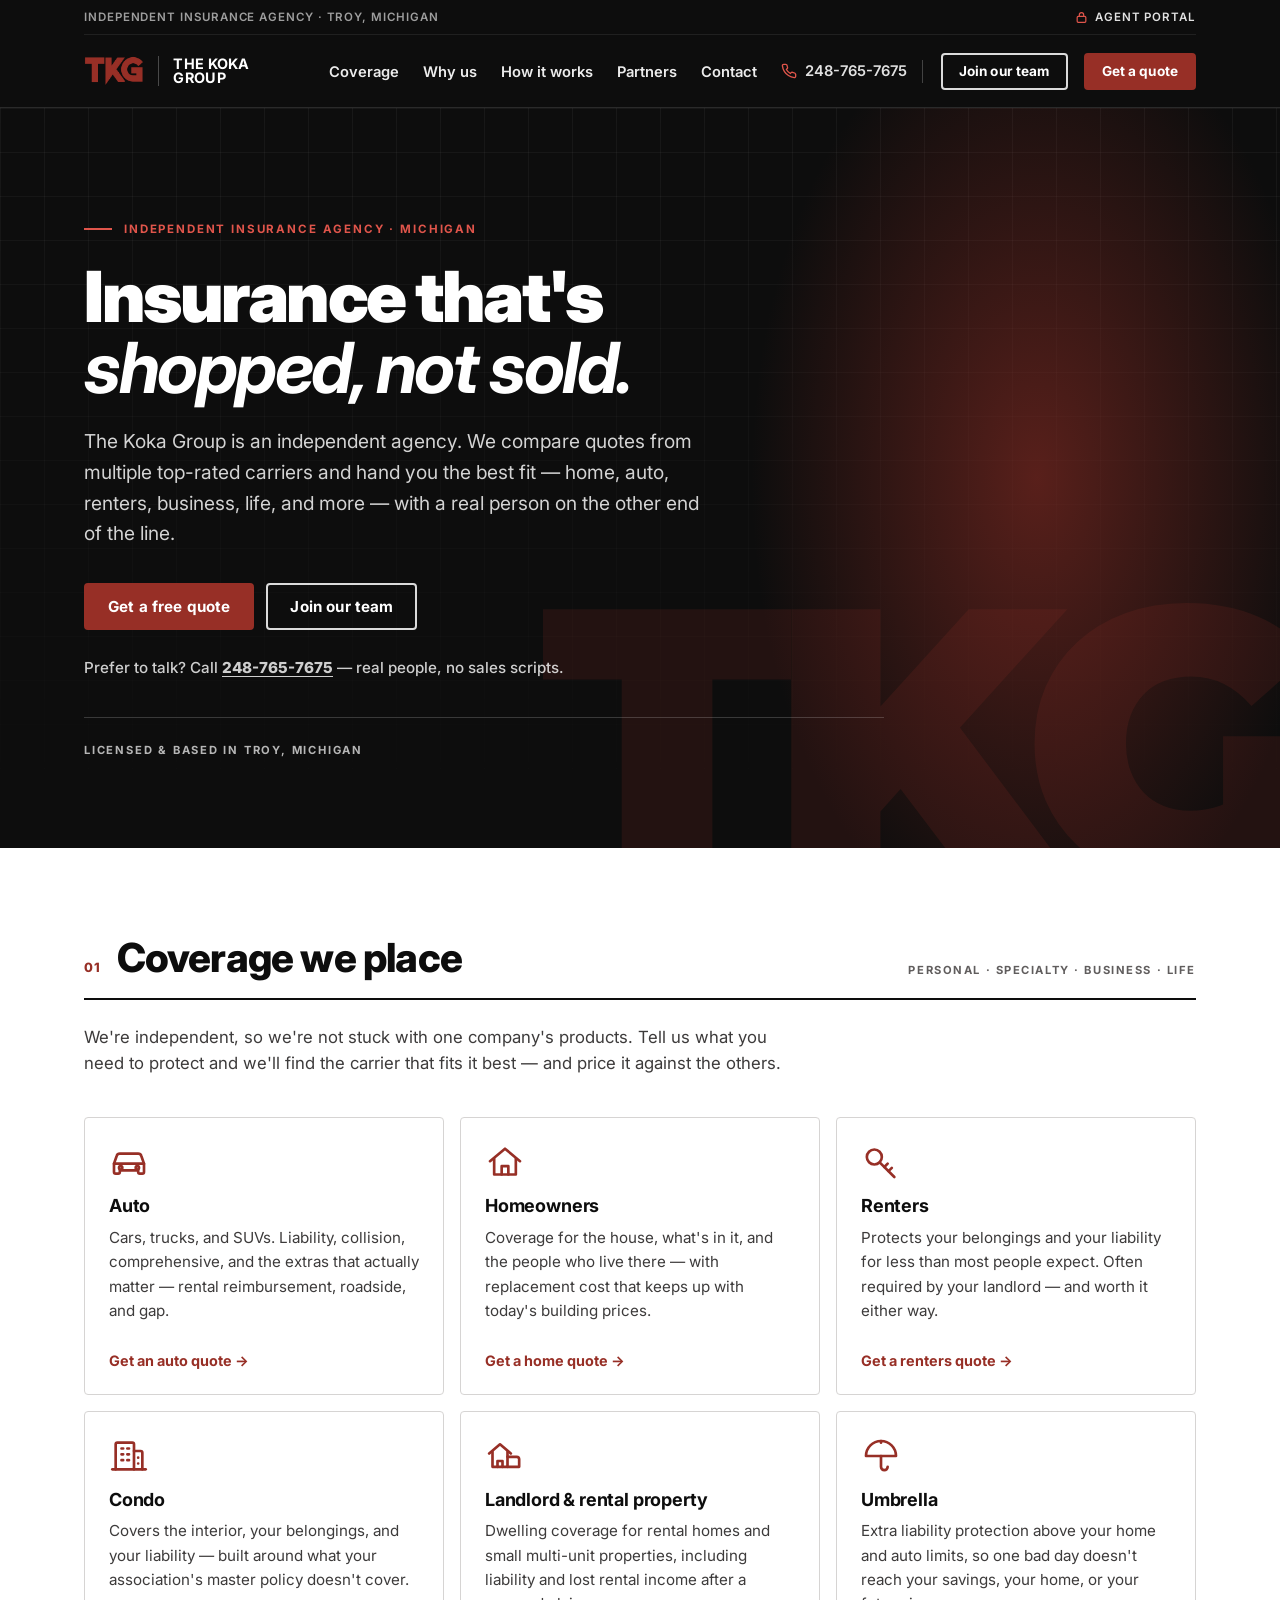
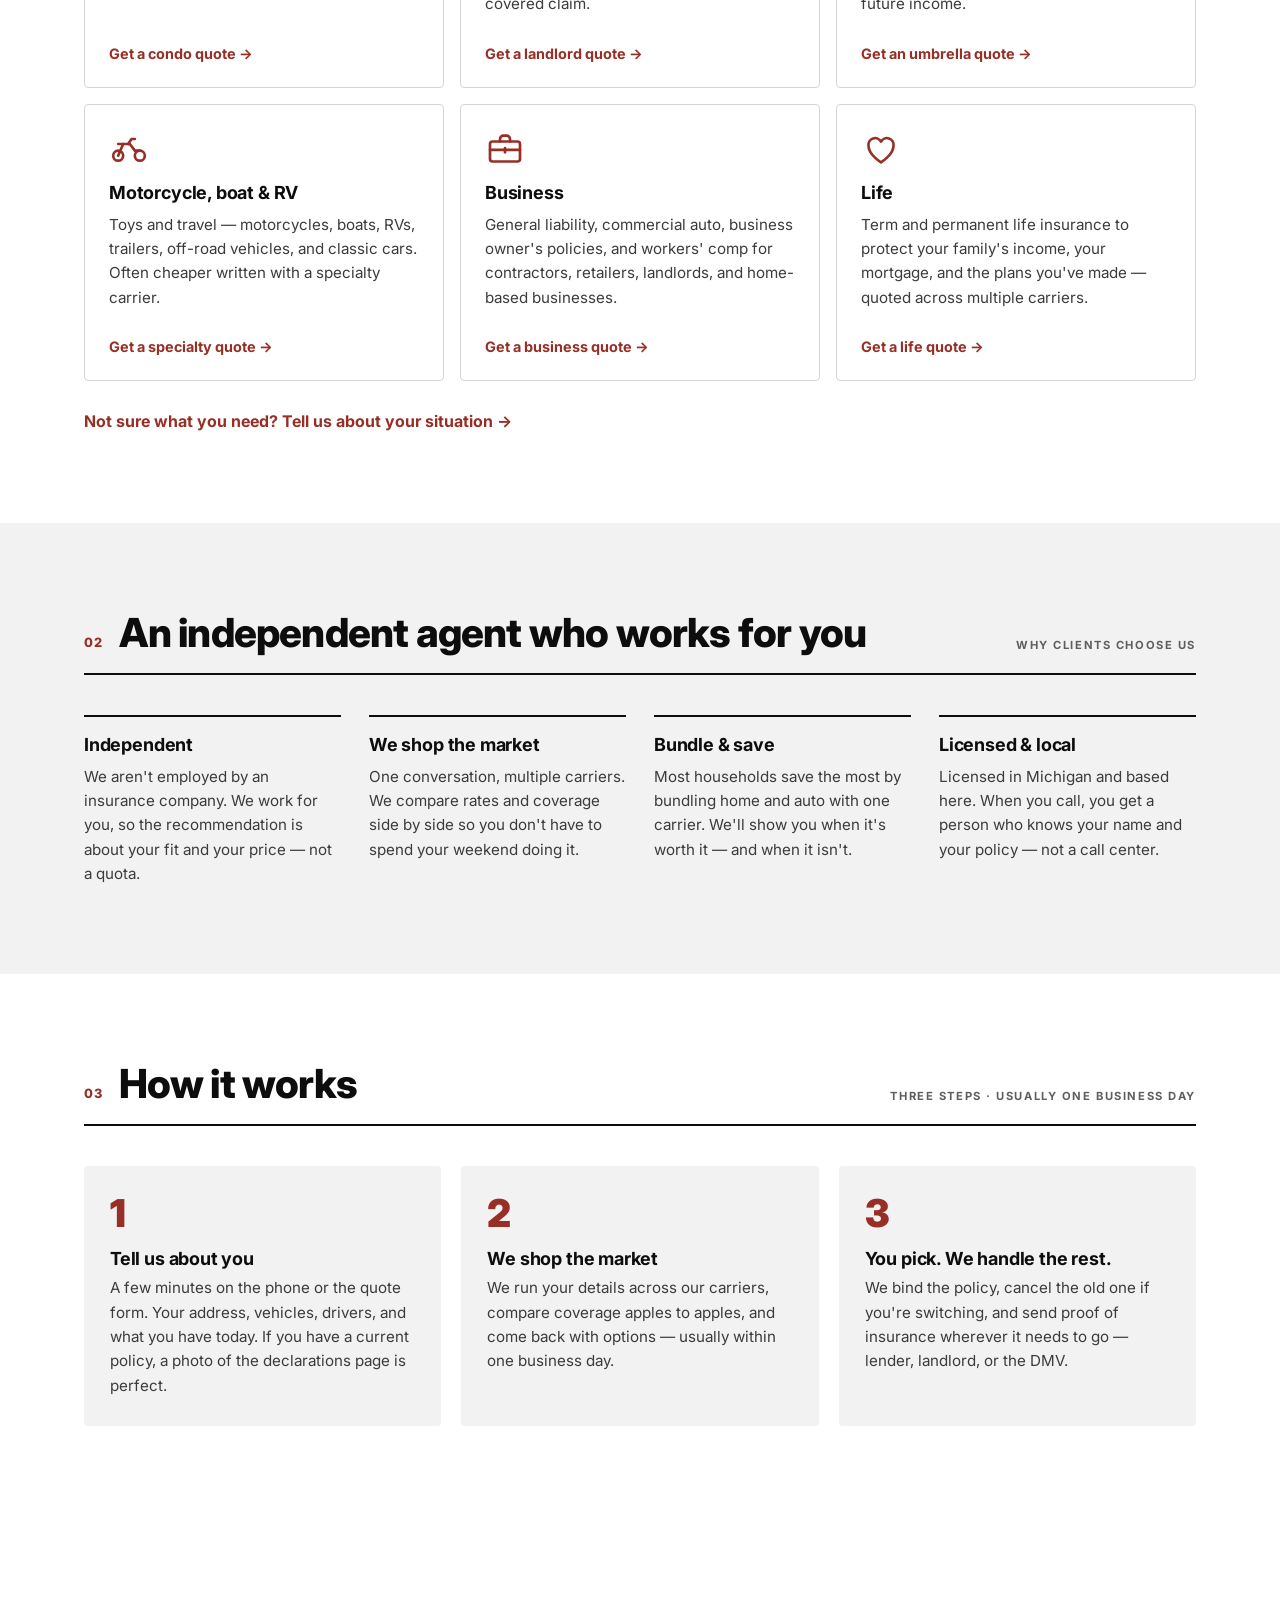
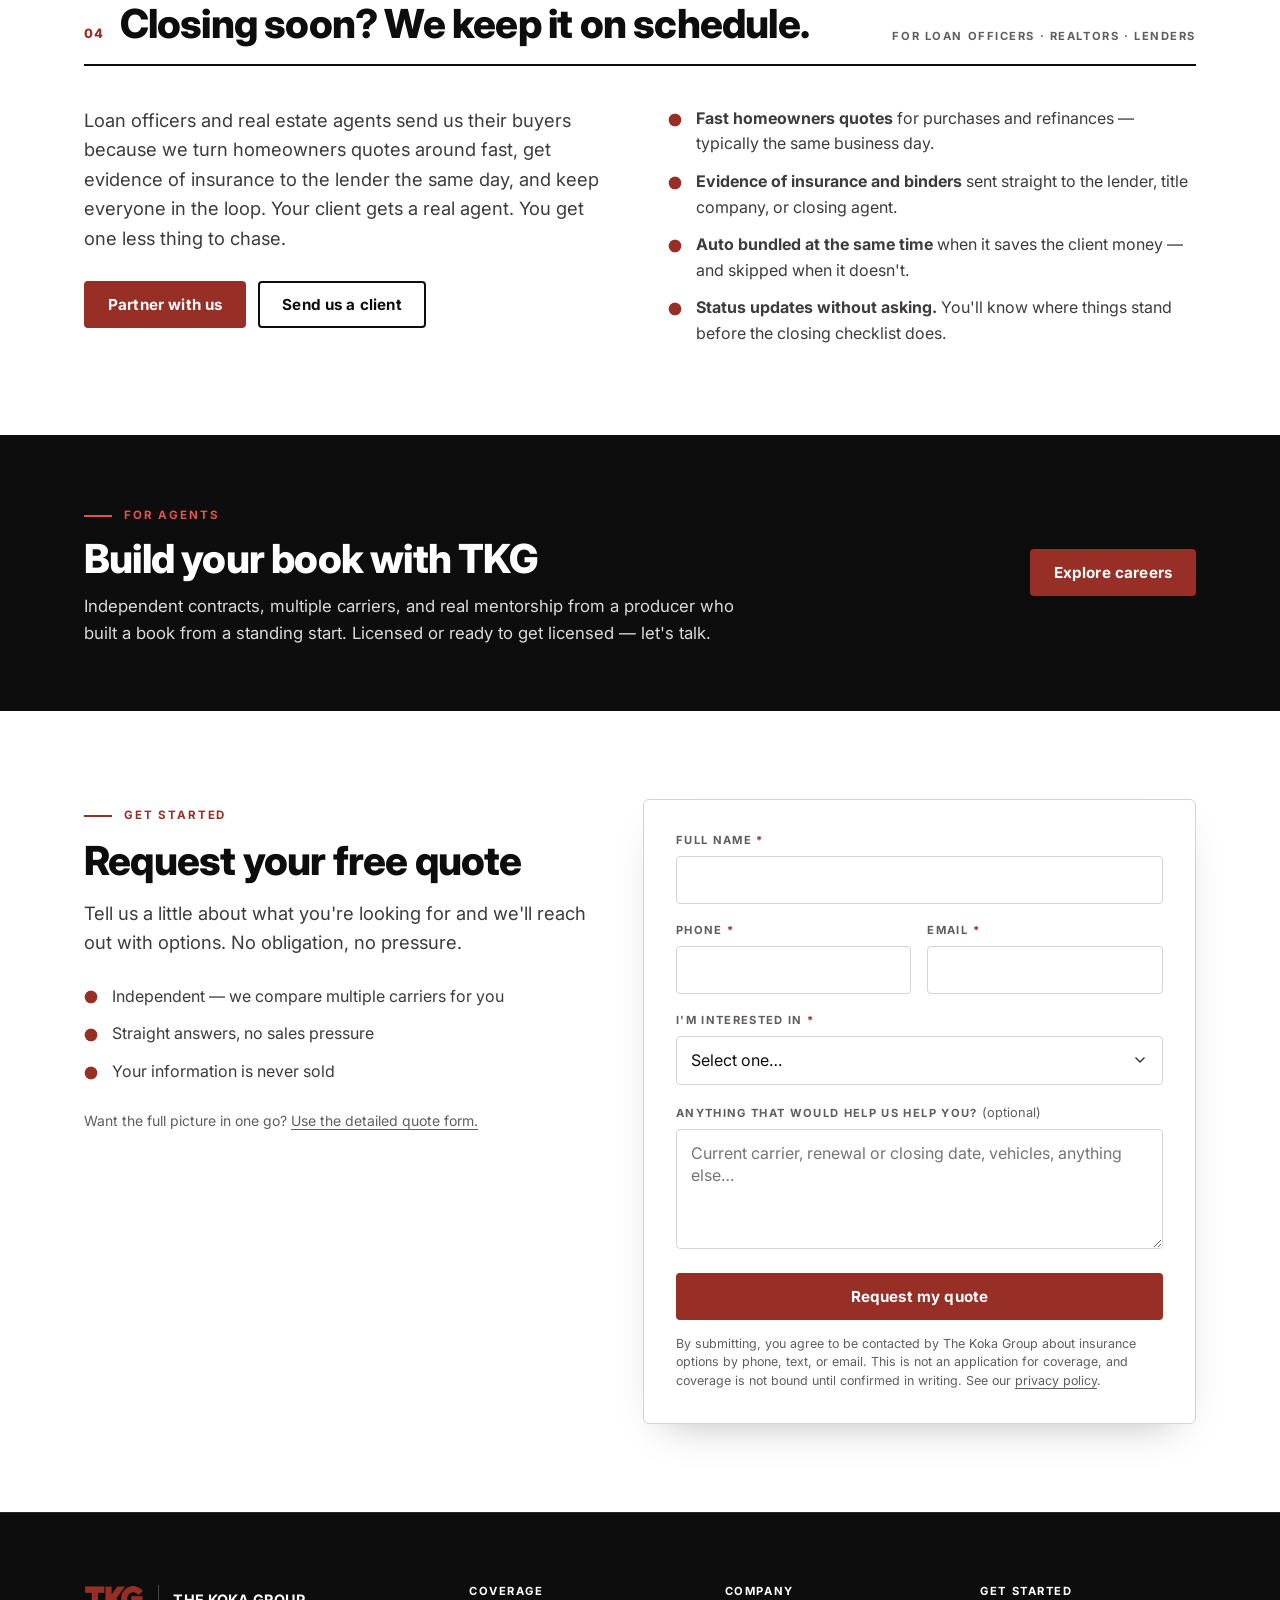
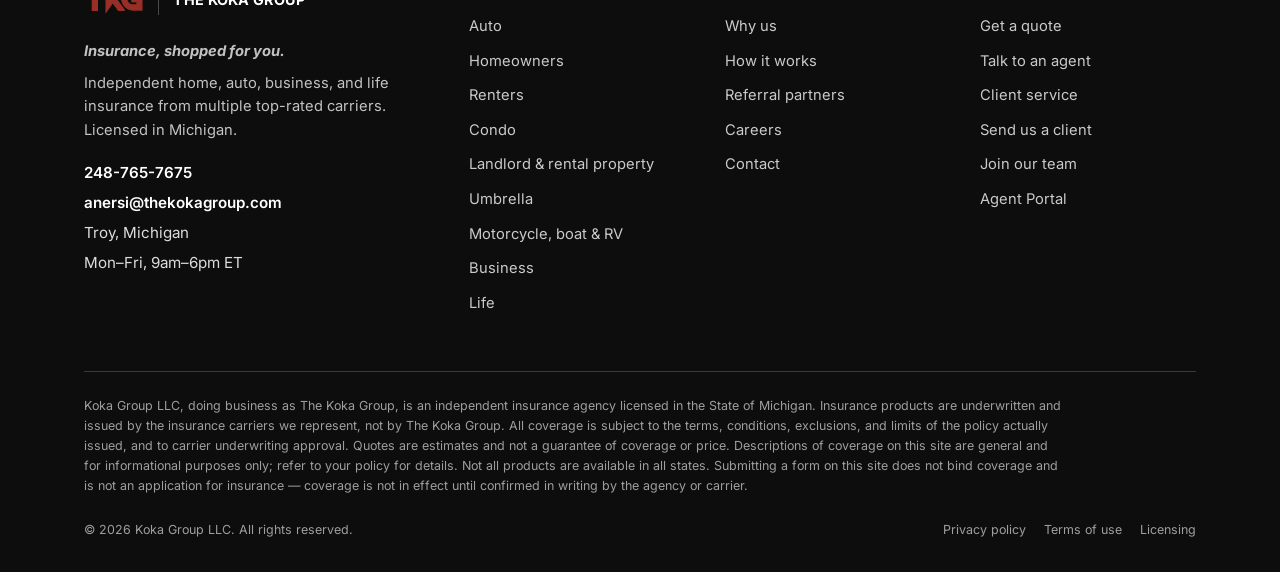
<file: index.html>
<!DOCTYPE html>
<html lang="en">
<head>
  <meta charset="utf-8">
  <meta name="viewport" content="width=device-width, initial-scale=1">
  <title>The Koka Group · Independent Insurance Agency in Michigan</title>
  <meta name="description" content="The Koka Group is an independent insurance agency in Michigan. We shop multiple top-rated carriers for home, auto, renters, business, and life insurance so you get the right coverage at the best rate we can find.">
  <meta name="theme-color" content="#0d0d0d">
  <link rel="canonical" href="https://www.thekokagroup.com/">
  <meta property="og:type" content="website">
  <meta property="og:site_name" content="The Koka Group">
  <meta property="og:title" content="The Koka Group · Independent Insurance Agency in Michigan">
  <meta property="og:description" content="The Koka Group is an independent insurance agency in Michigan. We shop multiple top-rated carriers for home, auto, renters, business, and life insurance so you get the right coverage at the best rate we can find.">
  <meta property="og:url" content="https://www.thekokagroup.com/">
  <meta property="og:image" content="https://www.thekokagroup.com/assets/img/og-image.png">
  <meta property="og:image:width" content="1200">
  <meta property="og:image:height" content="630">
  <meta property="og:image:alt" content="TKG — The Koka Group, insurance agency in Troy, Michigan">
  <meta name="twitter:card" content="summary_large_image">
  <meta name="twitter:title" content="The Koka Group · Independent Insurance Agency in Michigan">
  <meta name="twitter:description" content="The Koka Group is an independent insurance agency in Michigan. We shop multiple top-rated carriers for home, auto, renters, business, and life insurance so you get the right coverage at the best rate we can find.">
  <meta name="twitter:image" content="https://www.thekokagroup.com/assets/img/og-image.png">
  <link rel="icon" href="favicon.ico?v=20260912b" sizes="16x16 32x32 48x48 64x64">
  <link rel="icon" href="assets/img/favicon-32.png?v=20260912b" type="image/png" sizes="32x32">
  <link rel="icon" href="assets/img/favicon-48.png?v=20260912b" type="image/png" sizes="48x48">
  <link rel="icon" href="assets/img/icon-192.png?v=20260912b" type="image/png" sizes="192x192">
  <link rel="apple-touch-icon" href="assets/img/apple-touch-icon.png?v=20260912b">
  <link rel="manifest" href="site.webmanifest?v=20260912b">
  <link rel="preconnect" href="https://fonts.googleapis.com">
  <link rel="preconnect" href="https://fonts.gstatic.com" crossorigin>
  <link href="https://fonts.googleapis.com/css2?family=Inter:ital,wght@0,400;0,500;0,600;0,700;0,800;0,900;1,700&family=Montserrat:wght@900&display=swap" rel="stylesheet">
  <link rel="stylesheet" href="assets/css/styles.css">
  <script type="application/ld+json">
  {
    "@context": "https://schema.org",
    "@type": "InsuranceAgency",
    "name": "The Koka Group",
    "alternateName": ["TKG", "Koka Group LLC"],
    "url": "https://www.thekokagroup.com/",
    "logo": "https://www.thekokagroup.com/assets/img/icon-512.png",
    "image": "https://www.thekokagroup.com/assets/img/og-image.png",
    "telephone": "+1-248-765-7675",
    "email": "anersi@thekokagroup.com",
    "description": "The Koka Group is an independent insurance agency in Michigan. We shop multiple top-rated carriers for home, auto, renters, business, and life insurance so you get the right coverage at the best rate we can find.",
    "address": { "@type": "PostalAddress", "addressLocality": "Troy", "addressRegion": "MI", "addressCountry": "US" },
    "areaServed": { "@type": "State", "name": "Michigan" },
    "openingHours": "Mo-Fr 09:00-18:00",
    "priceRange": "Free quotes"
  }
  </script>
</head>
<body>
<a class="skip-link" href="#main">Skip to content</a>
<header class="site-header">
  <div class="container">
    <div class="topbar">
      <span class="topbar__left">Independent insurance agency · Troy, Michigan</span>
      <a class="topbar__link" href="portal.html"><svg viewBox="0 0 24 24" aria-hidden="true"><rect x="4" y="10" width="16" height="11" rx="2"/><path d="M8 10V7a4 4 0 0 1 8 0v3"/></svg>Agent Portal</a>
    </div>
    <nav class="nav" aria-label="Primary">
      <a class="brand" href="index.html" aria-label="The Koka Group — home">
        <img class="brand__logo" src="assets/img/logo.png?v=20260912b" alt="TKG" width="1600" height="794">
        <span class="brand__text"><span>The Koka Group</span></span>
      </a>
      <ul class="nav__links">
          <li><a href="index.html#coverage">Coverage</a></li>
          <li><a href="index.html#why-us">Why us</a></li>
          <li><a href="index.html#how-it-works">How it works</a></li>
          <li><a href="index.html#partners">Partners</a></li>
          <li><a href="contact.html">Contact</a></li>
      </ul>
      <div class="nav__cta">
        <a class="nav__phone" href="tel:" data-phone-wrap hidden><svg viewBox="0 0 24 24" fill="none" stroke="currentColor" stroke-width="2" stroke-linecap="round" stroke-linejoin="round" aria-hidden="true"><path d="M22 16.9v3a2 2 0 0 1-2.2 2 19.8 19.8 0 0 1-8.6-3.1 19.5 19.5 0 0 1-6-6A19.8 19.8 0 0 1 2.1 4.2 2 2 0 0 1 4.1 2h3a2 2 0 0 1 2 1.7c.1.9.4 1.8.7 2.6a2 2 0 0 1-.5 2.1L8 9.7a16 16 0 0 0 6 6l1.3-1.3a2 2 0 0 1 2.1-.4c.8.3 1.7.5 2.6.7a2 2 0 0 1 1.7 2z"/></svg><span data-phone>Call us</span></a>
        <a class="btn btn--outline-white btn--sm nav__secondary" href="careers.html">Join our team</a>
        <a class="btn btn--red btn--sm" href="quote.html">Get a quote</a>
        <button class="nav-toggle" type="button" aria-expanded="false" aria-controls="mobile-menu" aria-label="Open menu">
          <svg class="icon-menu" viewBox="0 0 24 24" fill="none" stroke="currentColor" stroke-width="2.4" stroke-linecap="round" aria-hidden="true"><path d="M3 6h18M3 12h18M3 18h18"/></svg>
          <svg class="icon-close" viewBox="0 0 24 24" fill="none" stroke="currentColor" stroke-width="2.4" stroke-linecap="round" aria-hidden="true"><path d="M5 5l14 14M19 5L5 19"/></svg>
        </button>
      </div>
    </nav>
    <div class="mobile-menu" id="mobile-menu">
      <ul>
          <li><a href="index.html#coverage">Coverage</a></li>
          <li><a href="index.html#why-us">Why us</a></li>
          <li><a href="index.html#how-it-works">How it works</a></li>
          <li><a href="index.html#partners">Partners</a></li>
          <li><a href="contact.html">Contact</a></li>
          <li><a href="quote.html">Get a quote</a></li>
          <li><a href="careers.html">Join our team</a></li>
          <li><a href="portal.html">Agent Portal</a></li>
          <li data-phone-wrap hidden><a href="tel:" data-phone>Call us</a></li>
      </ul>
      <div class="btn-row">
        <a class="btn btn--red" href="quote.html">Get a quote</a>
        <a class="btn btn--outline-white" href="contact.html">Contact us</a>
      </div>
    </div>
  </div>
</header>
<main id="main">
<!-- ===== Hero ===== -->
<section class="hero">
  <span class="hero__mark" aria-hidden="true">TKG</span>
  <div class="container">
    <div class="hero__inner">
      <span class="eyebrow">Independent insurance agency · Michigan</span>
      <h1>Insurance that's <em>shopped, not sold.</em></h1>
      <p class="hero__lead">The Koka Group is an independent agency. We compare quotes from multiple top-rated carriers and hand you the best fit — home, auto, renters, business, life, and more — with a real person on the other end of the line.</p>
      <div class="btn-row">
        <a class="btn btn--red" href="quote.html">Get a free quote</a>
        <a class="btn btn--outline-white" href="careers.html">Join our team</a>
      </div>
      <p class="hero__talk" data-phone-wrap hidden>Prefer to talk? Call <a href="tel:" data-phone>us</a> — real people, no sales scripts.</p>
      <p class="hero__talk" data-phone-fallback>Prefer to talk? Email <a href="mailto:anersi@thekokagroup.com" data-email>anersi@thekokagroup.com</a> and we'll set up a call — real people, no sales scripts.</p>
      <ul class="hero__trust" aria-label="Highlights">
        <li>Licensed &amp; based in Troy, Michigan</li>
      </ul>
    </div>
  </div>
</section>

<!-- ===== 01 Coverage ===== -->
<section class="section" id="coverage">
  <div class="container">
    <div class="section-head">
      <div class="section-head__title">
        <span class="section-head__num">01</span>
        <h2>Coverage we place</h2>
      </div>
      <span class="section-head__meta">Personal · Specialty · Business · Life</span>
    </div>
    <p class="section-intro">We're independent, so we're not stuck with one company's products. Tell us what you need to protect and we'll find the carrier that fits it best — and price it against the others.</p>

    <div class="coverage-grid">
      <article class="coverage-card">
        <div class="coverage-card__icon" aria-hidden="true"><svg viewBox="0 0 24 24"><path d="M3 13l1.6-4.6A2 2 0 0 1 6.5 7h11a2 2 0 0 1 1.9 1.4L21 13"/><path d="M3 13h18v5a1 1 0 0 1-1 1h-1.5a1 1 0 0 1-1-1v-1h-11v1a1 1 0 0 1-1 1H4a1 1 0 0 1-1-1z"/><circle cx="7" cy="15.5" r="1"/><circle cx="17" cy="15.5" r="1"/></svg></div>
        <h3>Auto</h3>
        <p>Cars, trucks, and SUVs. Liability, collision, comprehensive, and the extras that actually matter — rental reimbursement, roadside, and gap.</p>
        <a class="link-arrow" href="quote.html?type=auto">Get an auto quote<span class="sr-only"> for Auto</span></a>
      </article>
      <article class="coverage-card">
        <div class="coverage-card__icon" aria-hidden="true"><svg viewBox="0 0 24 24"><path d="M3 11.5L12 4l9 7.5"/><path d="M5.5 10v9.5h13V10"/><path d="M10 19.5v-5h4v5"/></svg></div>
        <h3>Homeowners</h3>
        <p>Coverage for the house, what's in it, and the people who live there — with replacement cost that keeps up with today's building prices.</p>
        <a class="link-arrow" href="quote.html?type=home">Get a home quote<span class="sr-only"> for Homeowners</span></a>
      </article>
      <article class="coverage-card">
        <div class="coverage-card__icon" aria-hidden="true"><svg viewBox="0 0 24 24"><circle cx="8" cy="9" r="4.5"/><path d="M11.2 12.2L20 21"/><path d="M16.5 17.5l2-2M14 15l2-2"/></svg></div>
        <h3>Renters</h3>
        <p>Protects your belongings and your liability for less than most people expect. Often required by your landlord — and worth it either way.</p>
        <a class="link-arrow" href="quote.html?type=renters">Get a renters quote<span class="sr-only"> for Renters</span></a>
      </article>
      <article class="coverage-card">
        <div class="coverage-card__icon" aria-hidden="true"><svg viewBox="0 0 24 24"><path d="M4 20V5a1 1 0 0 1 1-1h9a1 1 0 0 1 1 1v15"/><path d="M15 9h4a1 1 0 0 1 1 1v10"/><path d="M2 20h20"/><path d="M7.5 7.5h1M11 7.5h1M7.5 11h1M11 11h1M7.5 14.5h1M11 14.5h1M17.5 13h.01M17.5 16.5h.01"/></svg></div>
        <h3>Condo</h3>
        <p>Covers the interior, your belongings, and your liability — built around what your association's master policy doesn't cover.</p>
        <a class="link-arrow" href="quote.html?type=condo">Get a condo quote<span class="sr-only"> for Condo</span></a>
      </article>
      <article class="coverage-card">
        <div class="coverage-card__icon" aria-hidden="true"><svg viewBox="0 0 24 24"><path d="M2.5 10.5L9 5l6.5 5.5"/><path d="M4.5 9.5v9h9v-9"/><path d="M13.5 12.5H19a1.5 1.5 0 0 1 1.5 1.5v4.5h-7"/><path d="M7.5 18.5v-3.5h3v3.5"/></svg></div>
        <h3>Landlord &amp; rental property</h3>
        <p>Dwelling coverage for rental homes and small multi-unit properties, including liability and lost rental income after a covered claim.</p>
        <a class="link-arrow" href="quote.html?type=landlord">Get a landlord quote<span class="sr-only"> for Landlord &amp; rental property</span></a>
      </article>
      <article class="coverage-card">
        <div class="coverage-card__icon" aria-hidden="true"><svg viewBox="0 0 24 24"><path d="M3 12a9 9 0 0 1 18 0z"/><path d="M12 12v6.5a2 2 0 0 0 4 0"/><path d="M12 3v1"/></svg></div>
        <h3>Umbrella</h3>
        <p>Extra liability protection above your home and auto limits, so one bad day doesn't reach your savings, your home, or your future income.</p>
        <a class="link-arrow" href="quote.html?type=umbrella">Get an umbrella quote<span class="sr-only"> for Umbrella</span></a>
      </article>
      <article class="coverage-card">
        <div class="coverage-card__icon" aria-hidden="true"><svg viewBox="0 0 24 24"><circle cx="5.5" cy="16" r="3"/><circle cx="18.5" cy="16" r="3"/><path d="M5.5 16l3-7h4l3 4h3"/><path d="M11.5 9l2-3h2"/><path d="M8.5 9h-3"/></svg></div>
        <h3>Motorcycle, boat &amp; RV</h3>
        <p>Toys and travel — motorcycles, boats, RVs, trailers, off-road vehicles, and classic cars. Often cheaper written with a specialty carrier.</p>
        <a class="link-arrow" href="quote.html?type=toys">Get a specialty quote<span class="sr-only"> for Motorcycle, boat &amp; RV</span></a>
      </article>
      <article class="coverage-card">
        <div class="coverage-card__icon" aria-hidden="true"><svg viewBox="0 0 24 24"><rect x="3" y="7.5" width="18" height="12" rx="1.5"/><path d="M9 7.5V6a2 2 0 0 1 2-2h2a2 2 0 0 1 2 2v1.5"/><path d="M3 12.5h18"/><path d="M12 11.5v2.5"/></svg></div>
        <h3>Business</h3>
        <p>General liability, commercial auto, business owner's policies, and workers' comp for contractors, retailers, landlords, and home-based businesses.</p>
        <a class="link-arrow" href="quote.html?type=business">Get a business quote<span class="sr-only"> for Business</span></a>
      </article>
      <article class="coverage-card">
        <div class="coverage-card__icon" aria-hidden="true"><svg viewBox="0 0 24 24"><path d="M12 20s-7.5-4.6-7.5-10A4 4 0 0 1 12 7.6 4 4 0 0 1 19.5 10c0 5.4-7.5 10-7.5 10z"/></svg></div>
        <h3>Life</h3>
        <p>Term and permanent life insurance to protect your family's income, your mortgage, and the plans you've made — quoted across multiple carriers.</p>
        <a class="link-arrow" href="quote.html?type=life">Get a life quote<span class="sr-only"> for Life</span></a>
      </article>
    </div>
    <p style="margin-top: 28px;"><a class="link-arrow" href="contact.html">Not sure what you need? Tell us about your situation</a></p>
  </div>
</section>

<!-- ===== 02 Why us ===== -->
<section class="section bg-gray" id="why-us">
  <div class="container">
    <div class="section-head">
      <div class="section-head__title">
        <span class="section-head__num">02</span>
        <h2>An independent agent who works for you</h2>
      </div>
      <span class="section-head__meta">Why clients choose us</span>
    </div>
    <div class="cols">
      <div class="col">
        <h3>Independent</h3>
        <p>We aren't employed by an insurance company. We work for you, so the recommendation is about your fit and your price — not a quota.</p>
      </div>
      <div class="col">
        <h3>We shop the market</h3>
        <p>One conversation, multiple carriers. We compare rates and coverage side by side so you don't have to spend your weekend doing it.</p>
      </div>
      <div class="col">
        <h3>Bundle &amp; save</h3>
        <p>Most households save the most by bundling home and auto with one carrier. We'll show you when it's worth it — and when it isn't.</p>
      </div>
      <div class="col">
        <h3>Licensed &amp; local</h3>
        <p>Licensed in Michigan and based here. When you call, you get a person who knows your name and your policy — not a call center.</p>
      </div>
    </div>
  </div>
</section>

<!-- ===== 03 How it works ===== -->
<section class="section" id="how-it-works">
  <div class="container">
    <div class="section-head">
      <div class="section-head__title">
        <span class="section-head__num">03</span>
        <h2>How it works</h2>
      </div>
      <span class="section-head__meta">Three steps · Usually one business day</span>
    </div>
    <ol class="steps">
      <li class="step">
        <span class="step__num">1</span>
        <h3>Tell us about you</h3>
        <p>A few minutes on the phone or the quote form. Your address, vehicles, drivers, and what you have today. If you have a current policy, a photo of the declarations page is perfect.</p>
      </li>
      <li class="step">
        <span class="step__num">2</span>
        <h3>We shop the market</h3>
        <p>We run your details across our carriers, compare coverage apples to apples, and come back with options — usually within one business day.</p>
      </li>
      <li class="step">
        <span class="step__num">3</span>
        <h3>You pick. We handle the rest.</h3>
        <p>We bind the policy, cancel the old one if you're switching, and send proof of insurance wherever it needs to go — lender, landlord, or the DMV.</p>
      </li>
    </ol>
  </div>
</section>

<!-- ===== 04 Referral partners ===== -->
<section class="section" id="partners">
  <div class="container">
    <div class="section-head">
      <div class="section-head__title">
        <span class="section-head__num">04</span>
        <h2>Closing soon? We keep it on schedule.</h2>
      </div>
      <span class="section-head__meta">For loan officers · Realtors · Lenders</span>
    </div>
    <div class="split">
      <div>
        <p class="lead">Loan officers and real estate agents send us their buyers because we turn homeowners quotes around fast, get evidence of insurance to the lender the same day, and keep everyone in the loop. Your client gets a real agent. You get one less thing to chase.</p>
        <div class="btn-row" style="margin-top: 28px;">
          <a class="btn btn--red" href="contact.html#partners">Partner with us</a>
          <a class="btn btn--outline" href="quote.html?ref=partner">Send us a client</a>
        </div>
      </div>
      <ul class="checklist">
        <li><strong>Fast homeowners quotes</strong> for purchases and refinances — typically the same business day.</li>
        <li><strong>Evidence of insurance and binders</strong> sent straight to the lender, title company, or closing agent.</li>
        <li><strong>Auto bundled at the same time</strong> when it saves the client money — and skipped when it doesn't.</li>
        <li><strong>Status updates without asking.</strong> You'll know where things stand before the closing checklist does.</li>
      </ul>
    </div>
  </div>
</section>

<!-- ===== 05 Join our team band ===== -->
<section class="band bg-ink" id="careers">
  <div class="container">
    <div class="band__inner">
      <div class="band__text">
        <span class="eyebrow">For agents</span>
        <h2>Build your book with TKG</h2>
        <p>Independent contracts, multiple carriers, and real mentorship from a producer who built a book from a standing start. Licensed or ready to get licensed — let's talk.</p>
      </div>
      <a class="btn btn--red" href="careers.html">Explore careers</a>
    </div>
  </div>
</section>

<!-- ===== 06 Quote form ===== -->
<section class="section" id="quote">
  <div class="container">
    <div class="split split--form">
      <div>
        <span class="eyebrow">Get started</span>
        <h2 style="margin: 14px 0 16px;">Request your free quote</h2>
        <p class="lead">Tell us a little about what you're looking for and we'll reach out with options. No obligation, no pressure.</p>
        <ul class="checklist" style="margin-top: 26px;">
          <li>Independent — we compare multiple carriers for you</li>
          <li>Straight answers, no sales pressure</li>
          <li>Your information is never sold</li>
        </ul>
        <p class="small muted" style="margin-top: 26px;">Want the full picture in one go? <a class="text-link" href="quote.html">Use the detailed quote form.</a></p>
      </div>
      <div>
        <form class="form-card" id="home-quote" data-koka-form action="https://formsubmit.co/anersi@thekokagroup.com" method="POST">
          <input type="hidden" name="_subject" value="New quote request — The Koka Group website">
          <input type="hidden" name="_template" value="table">
          <input type="hidden" name="_next" value="thanks.html">
          <input type="hidden" name="form_name" value="Homepage quick quote">
          <div class="honey" aria-hidden="true"><label>Leave this field empty <input type="text" name="_honey" tabindex="-1" autocomplete="off"></label></div>
          <div class="form-grid">
            <div class="field full">
              <label for="hq-name">Full name <span class="req" aria-hidden="true">*</span></label>
              <input id="hq-name" name="name" type="text" autocomplete="name" required>
            </div>
            <div class="field">
              <label for="hq-phone">Phone <span class="req" aria-hidden="true">*</span></label>
              <input id="hq-phone" name="phone" type="tel" autocomplete="tel" inputmode="tel" required>
            </div>
            <div class="field">
              <label for="hq-email">Email <span class="req" aria-hidden="true">*</span></label>
              <input id="hq-email" name="email" type="email" autocomplete="email" required>
            </div>
            <div class="field full">
              <label for="hq-type">I'm interested in <span class="req" aria-hidden="true">*</span></label>
              <select id="hq-type" name="interested_in" required>
                <option value="" selected disabled>Select one…</option>
                <option value="bundle">Home + auto bundle</option>
                <option value="auto">Auto</option>
                <option value="home">Homeowners</option>
                <option value="renters">Renters</option>
                <option value="condo">Condo</option>
                <option value="landlord">Landlord &amp; rental property</option>
                <option value="umbrella">Umbrella</option>
                <option value="toys">Motorcycle, boat &amp; RV</option>
                <option value="business">Business</option>
                <option value="life">Life</option>
                <option value="not-sure">Not sure yet</option>
              </select>
            </div>
            <div class="field full">
              <label for="hq-msg">Anything that would help us help you? <span class="hint">(optional)</span></label>
              <textarea id="hq-msg" name="message" rows="4" placeholder="Current carrier, renewal or closing date, vehicles, anything else…"></textarea>
            </div>
          </div>
          <div class="form-actions">
            <button class="btn btn--red btn--block" type="submit">Request my quote</button>
            <p class="form-status" role="status" aria-live="polite"></p>
            <p class="form-note">By submitting, you agree to be contacted by The Koka Group about insurance options by phone, text, or email. This is not an application for coverage, and coverage is not bound until confirmed in writing. See our <a class="text-link" href="privacy.html">privacy policy</a>.</p>
          </div>
        </form>
        <div class="form-success" id="home-quote-success" hidden>
          <h3>Got it — we're on it.</h3>
          <p>We'll reach out within one business day with options. Need us sooner? Email <a class="text-link" href="mailto:anersi@thekokagroup.com" data-email>anersi@thekokagroup.com</a>.</p>
        </div>
      </div>
    </div>
  </div>
</section>
</main>
<footer class="site-footer">
  <div class="container">
    <div class="footer-grid">
      <div class="footer-brand">
        <a class="brand" href="index.html" aria-label="The Koka Group — home">
        <img class="brand__logo" src="assets/img/logo.png?v=20260912b" alt="TKG" width="1600" height="794">
        <span class="brand__text"><span>The Koka Group</span></span>
      </a>
        <p class="footer-brand__tag">Insurance, shopped for you.</p>
        <p>Independent home, auto, business, and life insurance from multiple top-rated carriers. Licensed in Michigan.</p>
        <div class="footer-contact">
          <span data-phone-wrap hidden><a href="tel:" data-phone>Call us</a></span>
          <a href="mailto:anersi@thekokagroup.com" data-email>anersi@thekokagroup.com</a>
          <span data-location>Troy, Michigan</span>
          <span data-hours>Mon–Fri, 9am–6pm ET</span>
        </div>
      </div>
      <div class="footer-col">
        <h4>Coverage</h4>
        <ul>
          <li><a href="quote.html?type=auto">Auto</a></li>
          <li><a href="quote.html?type=home">Homeowners</a></li>
          <li><a href="quote.html?type=renters">Renters</a></li>
          <li><a href="quote.html?type=condo">Condo</a></li>
          <li><a href="quote.html?type=landlord">Landlord &amp; rental property</a></li>
          <li><a href="quote.html?type=umbrella">Umbrella</a></li>
          <li><a href="quote.html?type=toys">Motorcycle, boat &amp; RV</a></li>
          <li><a href="quote.html?type=business">Business</a></li>
          <li><a href="quote.html?type=life">Life</a></li>
        </ul>
      </div>
      <div class="footer-col">
        <h4>Company</h4>
        <ul>
          <li><a href="index.html#why-us">Why us</a></li>
          <li><a href="index.html#how-it-works">How it works</a></li>
          <li><a href="index.html#partners">Referral partners</a></li>
          <li><a href="careers.html">Careers</a></li>
          <li><a href="contact.html">Contact</a></li>
        </ul>
      </div>
      <div class="footer-col">
        <h4>Get started</h4>
        <ul>
          <li><a href="quote.html">Get a quote</a></li>
          <li><a href="contact.html">Talk to an agent</a></li>
          <li><a href="contact.html#service">Client service</a></li>
          <li><a href="contact.html#partners">Send us a client</a></li>
          <li><a href="careers.html">Join our team</a></li>
          <li><a href="portal.html">Agent Portal</a></li>
        </ul>
      </div>
    </div>
    <div class="footer-legal">
      <p>Koka Group LLC, doing business as The Koka Group, is an independent insurance agency licensed in the State of Michigan. Insurance products are underwritten and issued by the insurance carriers we represent, not by The Koka Group. All coverage is subject to the terms, conditions, exclusions, and limits of the policy actually issued, and to carrier underwriting approval. Quotes are estimates and not a guarantee of coverage or price. Descriptions of coverage on this site are general and for informational purposes only; refer to your policy for details. Not all products are available in all states. Submitting a form on this site does not bind coverage and is not an application for insurance — coverage is not in effect until confirmed in writing by the agency or carrier.</p>
    </div>
    <div class="footer-bottom">
      <span>© <span data-year>2026</span> Koka Group LLC. All rights reserved.</span>
      <ul>
        <li><a href="privacy.html">Privacy policy</a></li>
        <li><a href="privacy.html#terms">Terms of use</a></li>
        <li><a href="privacy.html#licensing">Licensing</a></li>
      </ul>
    </div>
  </div>
</footer>
<script src="assets/js/config.js"></script>
<script src="assets/js/main.js"></script>
</body>
</html>
</file>
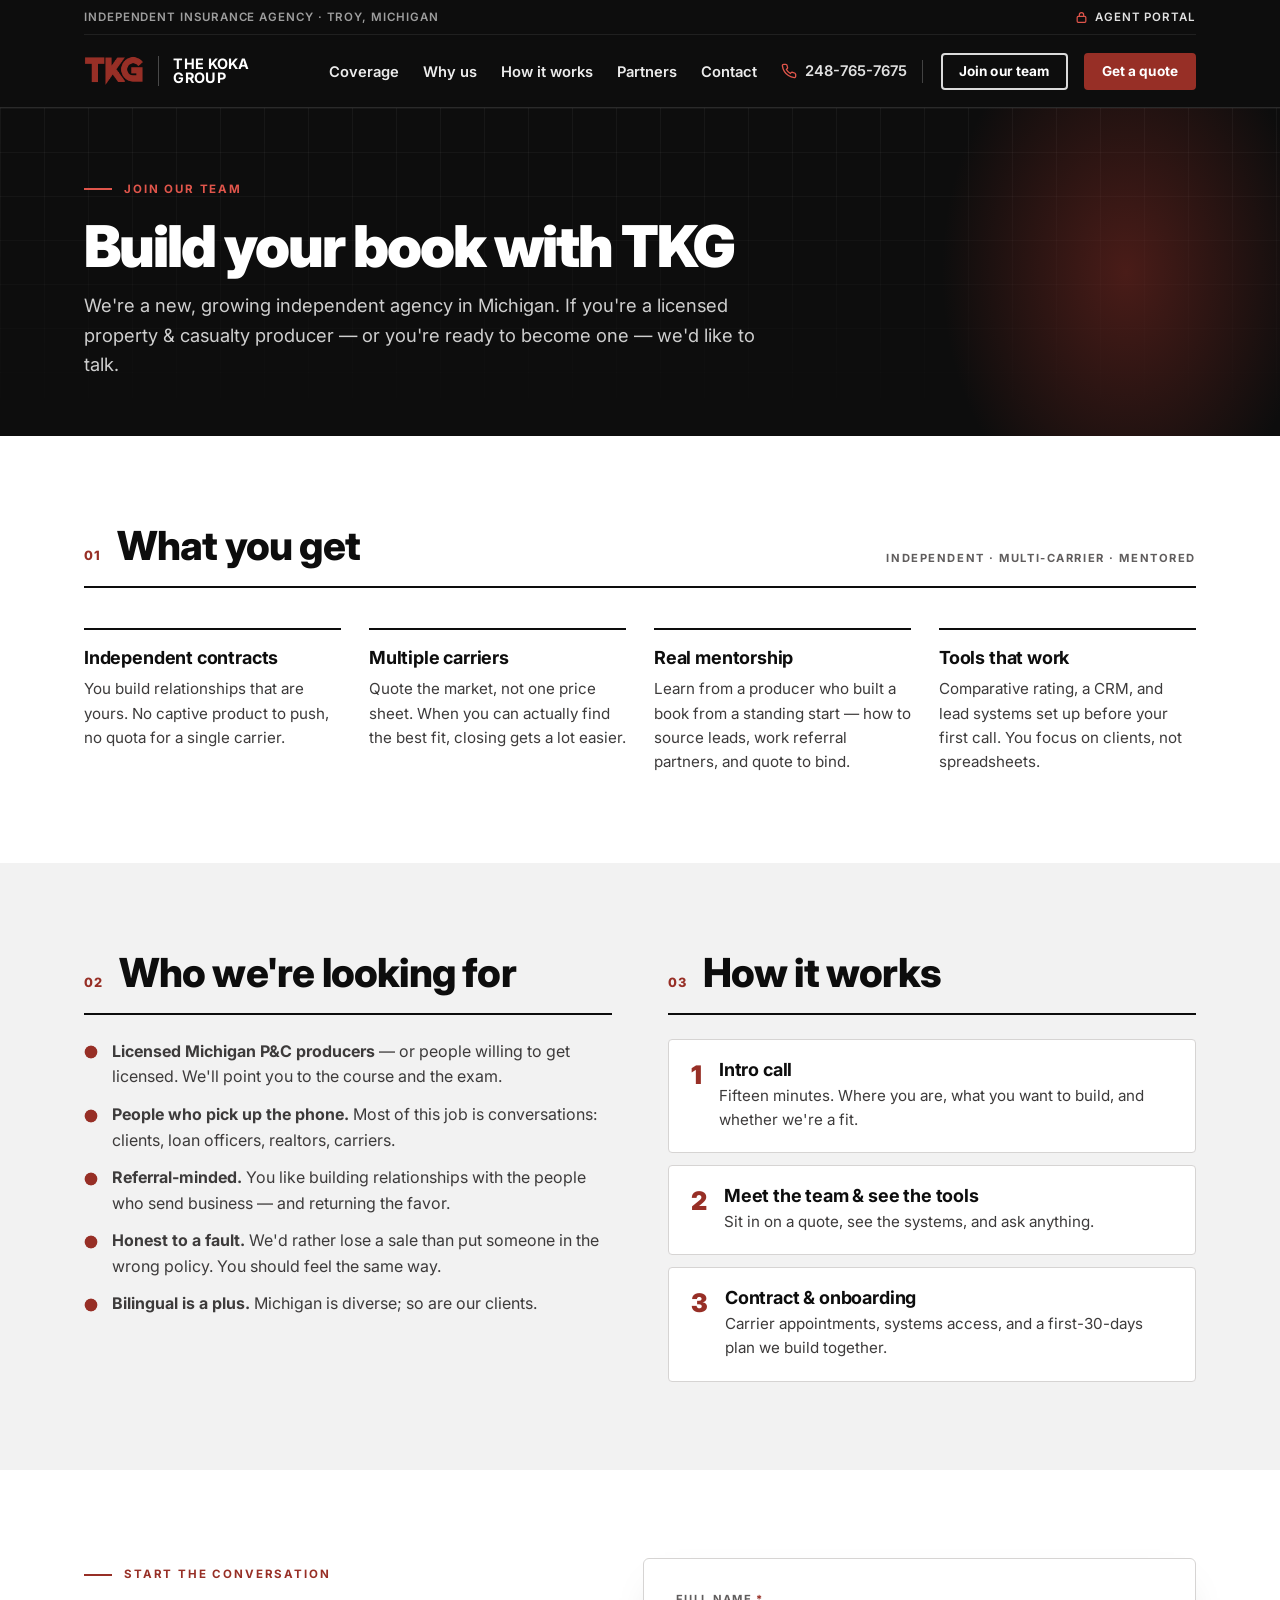
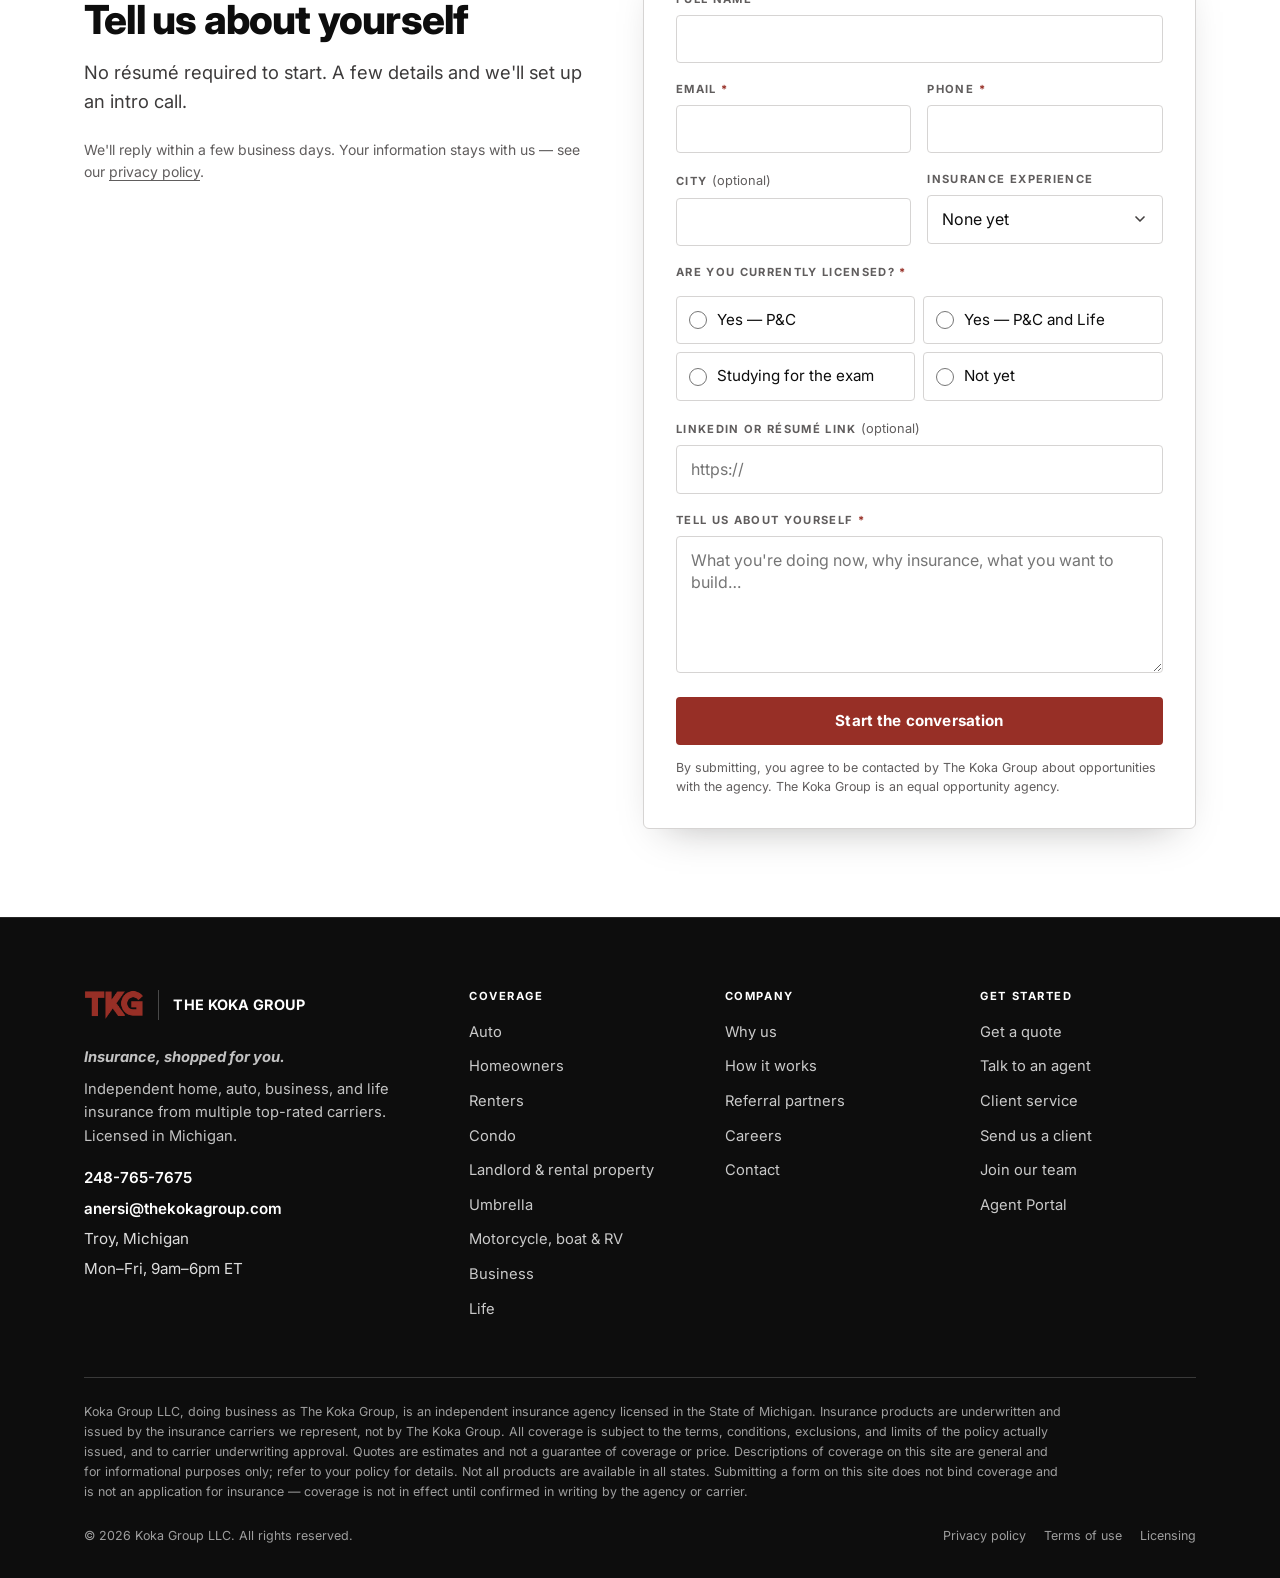
<file: careers.html>
<!DOCTYPE html>
<html lang="en">
<head>
  <meta charset="utf-8">
  <meta name="viewport" content="width=device-width, initial-scale=1">
  <title>Join Our Team · The Koka Group</title>
  <meta name="description" content="Join The Koka Group — an independent Michigan insurance agency. Independent contracts, multiple carriers, and real mentorship for licensed P&C producers and people ready to get licensed.">
  <meta name="theme-color" content="#0d0d0d">
  <link rel="canonical" href="https://www.thekokagroup.com/careers.html">
  <meta property="og:type" content="website">
  <meta property="og:site_name" content="The Koka Group">
  <meta property="og:title" content="Join Our Team · The Koka Group">
  <meta property="og:description" content="Join The Koka Group — an independent Michigan insurance agency. Independent contracts, multiple carriers, and real mentorship for licensed P&C producers and people ready to get licensed.">
  <meta property="og:url" content="https://www.thekokagroup.com/careers.html">
  <meta property="og:image" content="https://www.thekokagroup.com/assets/img/og-image.png">
  <meta property="og:image:width" content="1200">
  <meta property="og:image:height" content="630">
  <meta property="og:image:alt" content="TKG — The Koka Group, insurance agency in Troy, Michigan">
  <meta name="twitter:card" content="summary_large_image">
  <meta name="twitter:title" content="Join Our Team · The Koka Group">
  <meta name="twitter:description" content="Join The Koka Group — an independent Michigan insurance agency. Independent contracts, multiple carriers, and real mentorship for licensed P&C producers and people ready to get licensed.">
  <meta name="twitter:image" content="https://www.thekokagroup.com/assets/img/og-image.png">
  <link rel="icon" href="favicon.ico?v=20260912b" sizes="16x16 32x32 48x48 64x64">
  <link rel="icon" href="assets/img/favicon-32.png?v=20260912b" type="image/png" sizes="32x32">
  <link rel="icon" href="assets/img/favicon-48.png?v=20260912b" type="image/png" sizes="48x48">
  <link rel="icon" href="assets/img/icon-192.png?v=20260912b" type="image/png" sizes="192x192">
  <link rel="apple-touch-icon" href="assets/img/apple-touch-icon.png?v=20260912b">
  <link rel="manifest" href="site.webmanifest?v=20260912b">
  <link rel="preconnect" href="https://fonts.googleapis.com">
  <link rel="preconnect" href="https://fonts.gstatic.com" crossorigin>
  <link href="https://fonts.googleapis.com/css2?family=Inter:ital,wght@0,400;0,500;0,600;0,700;0,800;0,900;1,700&family=Montserrat:wght@900&display=swap" rel="stylesheet">
  <link rel="stylesheet" href="assets/css/styles.css">
  <script type="application/ld+json">
  {
    "@context": "https://schema.org",
    "@type": "InsuranceAgency",
    "name": "The Koka Group",
    "alternateName": ["TKG", "Koka Group LLC"],
    "url": "https://www.thekokagroup.com/",
    "logo": "https://www.thekokagroup.com/assets/img/icon-512.png",
    "image": "https://www.thekokagroup.com/assets/img/og-image.png",
    "telephone": "+1-248-765-7675",
    "email": "anersi@thekokagroup.com",
    "description": "Join The Koka Group — an independent Michigan insurance agency. Independent contracts, multiple carriers, and real mentorship for licensed P&C producers and people ready to get licensed.",
    "address": { "@type": "PostalAddress", "addressLocality": "Troy", "addressRegion": "MI", "addressCountry": "US" },
    "areaServed": { "@type": "State", "name": "Michigan" },
    "openingHours": "Mo-Fr 09:00-18:00",
    "priceRange": "Free quotes"
  }
  </script>
</head>
<body>
<a class="skip-link" href="#main">Skip to content</a>
<header class="site-header">
  <div class="container">
    <div class="topbar">
      <span class="topbar__left">Independent insurance agency · Troy, Michigan</span>
      <a class="topbar__link" href="portal.html"><svg viewBox="0 0 24 24" aria-hidden="true"><rect x="4" y="10" width="16" height="11" rx="2"/><path d="M8 10V7a4 4 0 0 1 8 0v3"/></svg>Agent Portal</a>
    </div>
    <nav class="nav" aria-label="Primary">
      <a class="brand" href="index.html" aria-label="The Koka Group — home">
        <img class="brand__logo" src="assets/img/logo.png?v=20260912b" alt="TKG" width="1600" height="794">
        <span class="brand__text"><span>The Koka Group</span></span>
      </a>
      <ul class="nav__links">
          <li><a href="index.html#coverage">Coverage</a></li>
          <li><a href="index.html#why-us">Why us</a></li>
          <li><a href="index.html#how-it-works">How it works</a></li>
          <li><a href="index.html#partners">Partners</a></li>
          <li><a href="contact.html">Contact</a></li>
      </ul>
      <div class="nav__cta">
        <a class="nav__phone" href="tel:" data-phone-wrap hidden><svg viewBox="0 0 24 24" fill="none" stroke="currentColor" stroke-width="2" stroke-linecap="round" stroke-linejoin="round" aria-hidden="true"><path d="M22 16.9v3a2 2 0 0 1-2.2 2 19.8 19.8 0 0 1-8.6-3.1 19.5 19.5 0 0 1-6-6A19.8 19.8 0 0 1 2.1 4.2 2 2 0 0 1 4.1 2h3a2 2 0 0 1 2 1.7c.1.9.4 1.8.7 2.6a2 2 0 0 1-.5 2.1L8 9.7a16 16 0 0 0 6 6l1.3-1.3a2 2 0 0 1 2.1-.4c.8.3 1.7.5 2.6.7a2 2 0 0 1 1.7 2z"/></svg><span data-phone>Call us</span></a>
        <a class="btn btn--outline-white btn--sm nav__secondary" href="careers.html">Join our team</a>
        <a class="btn btn--red btn--sm" href="quote.html">Get a quote</a>
        <button class="nav-toggle" type="button" aria-expanded="false" aria-controls="mobile-menu" aria-label="Open menu">
          <svg class="icon-menu" viewBox="0 0 24 24" fill="none" stroke="currentColor" stroke-width="2.4" stroke-linecap="round" aria-hidden="true"><path d="M3 6h18M3 12h18M3 18h18"/></svg>
          <svg class="icon-close" viewBox="0 0 24 24" fill="none" stroke="currentColor" stroke-width="2.4" stroke-linecap="round" aria-hidden="true"><path d="M5 5l14 14M19 5L5 19"/></svg>
        </button>
      </div>
    </nav>
    <div class="mobile-menu" id="mobile-menu">
      <ul>
          <li><a href="index.html#coverage">Coverage</a></li>
          <li><a href="index.html#why-us">Why us</a></li>
          <li><a href="index.html#how-it-works">How it works</a></li>
          <li><a href="index.html#partners">Partners</a></li>
          <li><a href="contact.html">Contact</a></li>
          <li><a href="quote.html">Get a quote</a></li>
          <li><a href="careers.html">Join our team</a></li>
          <li><a href="portal.html">Agent Portal</a></li>
          <li data-phone-wrap hidden><a href="tel:" data-phone>Call us</a></li>
      </ul>
      <div class="btn-row">
        <a class="btn btn--red" href="quote.html">Get a quote</a>
        <a class="btn btn--outline-white" href="contact.html">Contact us</a>
      </div>
    </div>
  </div>
</header>
<main id="main">
<section class="page-head">
  <div class="container">
    <span class="eyebrow">Join our team</span>
    <h1>Build your book with TKG</h1>
    <p class="lead">We're a new, growing independent agency in Michigan. If you're a licensed property &amp; casualty producer — or you're ready to become one — we'd like to talk.</p>
  </div>
</section>

<section class="section">
  <div class="container">
    <div class="section-head">
      <div class="section-head__title">
        <span class="section-head__num">01</span>
        <h2>What you get</h2>
      </div>
      <span class="section-head__meta">Independent · Multi-carrier · Mentored</span>
    </div>
    <div class="cols">
      <div class="col">
        <h3>Independent contracts</h3>
        <p>You build relationships that are yours. No captive product to push, no quota for a single carrier.</p>
      </div>
      <div class="col">
        <h3>Multiple carriers</h3>
        <p>Quote the market, not one price sheet. When you can actually find the best fit, closing gets a lot easier.</p>
      </div>
      <div class="col">
        <h3>Real mentorship</h3>
        <p>Learn from a producer who built a book from a standing start — how to source leads, work referral partners, and quote to bind.</p>
      </div>
      <div class="col">
        <h3>Tools that work</h3>
        <p>Comparative rating, a CRM, and lead systems set up before your first call. You focus on clients, not spreadsheets.</p>
      </div>
    </div>
  </div>
</section>

<section class="section bg-gray">
  <div class="container">
    <div class="split">
      <div>
        <div class="section-head" style="margin-bottom: 24px;">
          <div class="section-head__title">
            <span class="section-head__num">02</span>
            <h2>Who we're looking for</h2>
          </div>
        </div>
        <ul class="checklist">
          <li><strong>Licensed Michigan P&amp;C producers</strong> — or people willing to get licensed. We'll point you to the course and the exam.</li>
          <li><strong>People who pick up the phone.</strong> Most of this job is conversations: clients, loan officers, realtors, carriers.</li>
          <li><strong>Referral-minded.</strong> You like building relationships with the people who send business — and returning the favor.</li>
          <li><strong>Honest to a fault.</strong> We'd rather lose a sale than put someone in the wrong policy. You should feel the same way.</li>
          <li><strong>Bilingual is a plus.</strong> Michigan is diverse; so are our clients.</li>
        </ul>
      </div>
      <div>
        <div class="section-head" style="margin-bottom: 24px;">
          <div class="section-head__title">
            <span class="section-head__num">03</span>
            <h2>How it works</h2>
          </div>
        </div>
        <ol class="steps steps--stacked">
          <li class="step">
            <span class="step__num">1</span>
            <h3>Intro call</h3>
            <p>Fifteen minutes. Where you are, what you want to build, and whether we're a fit.</p>
          </li>
          <li class="step">
            <span class="step__num">2</span>
            <h3>Meet the team &amp; see the tools</h3>
            <p>Sit in on a quote, see the systems, and ask anything.</p>
          </li>
          <li class="step">
            <span class="step__num">3</span>
            <h3>Contract &amp; onboarding</h3>
            <p>Carrier appointments, systems access, and a first-30-days plan we build together.</p>
          </li>
        </ol>
      </div>
    </div>
  </div>
</section>

<section class="section" id="apply">
  <div class="container">
    <div class="split split--form">
      <div>
        <span class="eyebrow">Start the conversation</span>
        <h2 style="margin: 14px 0 16px;">Tell us about yourself</h2>
        <p class="lead">No résumé required to start. A few details and we'll set up an intro call.</p>
        <p class="small muted" style="margin-top: 22px;">We'll reply within a few business days. Your information stays with us — see our <a class="text-link" href="privacy.html">privacy policy</a>.</p>
      </div>
      <div>
        <form class="form-card" id="careers-form" data-koka-form action="https://formsubmit.co/anersi@thekokagroup.com" method="POST">
          <input type="hidden" name="_subject" value="New career inquiry — The Koka Group website">
          <input type="hidden" name="_template" value="table">
          <input type="hidden" name="_next" value="thanks.html">
          <input type="hidden" name="form_name" value="Careers inquiry">
          <div class="honey" aria-hidden="true"><label>Leave this field empty <input type="text" name="_honey" tabindex="-1" autocomplete="off"></label></div>
          <div class="form-grid">
            <div class="field full">
              <label for="j-name">Full name <span class="req" aria-hidden="true">*</span></label>
              <input id="j-name" name="name" type="text" autocomplete="name" required>
            </div>
            <div class="field">
              <label for="j-email">Email <span class="req" aria-hidden="true">*</span></label>
              <input id="j-email" name="email" type="email" autocomplete="email" required>
            </div>
            <div class="field">
              <label for="j-phone">Phone <span class="req" aria-hidden="true">*</span></label>
              <input id="j-phone" name="phone" type="tel" autocomplete="tel" inputmode="tel" required>
            </div>
            <div class="field">
              <label for="j-city">City <span class="hint">(optional)</span></label>
              <input id="j-city" name="city" type="text" autocomplete="address-level2">
            </div>
            <div class="field">
              <label for="j-exp">Insurance experience</label>
              <select id="j-exp" name="experience">
                <option value="None yet">None yet</option>
                <option value="Under 1 year">Under 1 year</option>
                <option value="1–3 years">1–3 years</option>
                <option value="3–5 years">3–5 years</option>
                <option value="5+ years">5+ years</option>
              </select>
            </div>
            <div class="field full">
              <span class="choice-label" id="j-licensed-label">Are you currently licensed? <span class="req" aria-hidden="true">*</span></span>
              <span class="choice-grid" role="radiogroup" aria-labelledby="j-licensed-label">
                <label class="choice"><input type="radio" name="licensed" value="Yes — P&amp;C" required> Yes — P&amp;C</label>
                <label class="choice"><input type="radio" name="licensed" value="Yes — P&amp;C and Life"> Yes — P&amp;C and Life</label>
                <label class="choice"><input type="radio" name="licensed" value="Studying now"> Studying for the exam</label>
                <label class="choice"><input type="radio" name="licensed" value="Not yet"> Not yet</label>
              </span>
            </div>
            <div class="field full">
              <label for="j-link">LinkedIn or résumé link <span class="hint">(optional)</span></label>
              <input id="j-link" name="link" type="url" placeholder="https://" inputmode="url">
            </div>
            <div class="field full">
              <label for="j-msg">Tell us about yourself <span class="req" aria-hidden="true">*</span></label>
              <textarea id="j-msg" name="message" rows="5" placeholder="What you're doing now, why insurance, what you want to build…" required></textarea>
            </div>
          </div>
          <div class="form-actions">
            <button class="btn btn--red btn--block" type="submit">Start the conversation</button>
            <p class="form-status" role="status" aria-live="polite"></p>
            <p class="form-note">By submitting, you agree to be contacted by The Koka Group about opportunities with the agency. The Koka Group is an equal opportunity agency.</p>
          </div>
        </form>
        <div class="form-success" id="careers-form-success" hidden>
          <h3>Thanks — we'll be in touch.</h3>
          <p>We read every inquiry and reply within a few business days. In the meantime, feel free to email <a class="text-link" href="mailto:anersi@thekokagroup.com" data-email>anersi@thekokagroup.com</a> with any questions.</p>
        </div>
      </div>
    </div>
  </div>
</section>
</main>
<footer class="site-footer">
  <div class="container">
    <div class="footer-grid">
      <div class="footer-brand">
        <a class="brand" href="index.html" aria-label="The Koka Group — home">
        <img class="brand__logo" src="assets/img/logo.png?v=20260912b" alt="TKG" width="1600" height="794">
        <span class="brand__text"><span>The Koka Group</span></span>
      </a>
        <p class="footer-brand__tag">Insurance, shopped for you.</p>
        <p>Independent home, auto, business, and life insurance from multiple top-rated carriers. Licensed in Michigan.</p>
        <div class="footer-contact">
          <span data-phone-wrap hidden><a href="tel:" data-phone>Call us</a></span>
          <a href="mailto:anersi@thekokagroup.com" data-email>anersi@thekokagroup.com</a>
          <span data-location>Troy, Michigan</span>
          <span data-hours>Mon–Fri, 9am–6pm ET</span>
        </div>
      </div>
      <div class="footer-col">
        <h4>Coverage</h4>
        <ul>
          <li><a href="quote.html?type=auto">Auto</a></li>
          <li><a href="quote.html?type=home">Homeowners</a></li>
          <li><a href="quote.html?type=renters">Renters</a></li>
          <li><a href="quote.html?type=condo">Condo</a></li>
          <li><a href="quote.html?type=landlord">Landlord &amp; rental property</a></li>
          <li><a href="quote.html?type=umbrella">Umbrella</a></li>
          <li><a href="quote.html?type=toys">Motorcycle, boat &amp; RV</a></li>
          <li><a href="quote.html?type=business">Business</a></li>
          <li><a href="quote.html?type=life">Life</a></li>
        </ul>
      </div>
      <div class="footer-col">
        <h4>Company</h4>
        <ul>
          <li><a href="index.html#why-us">Why us</a></li>
          <li><a href="index.html#how-it-works">How it works</a></li>
          <li><a href="index.html#partners">Referral partners</a></li>
          <li><a href="careers.html">Careers</a></li>
          <li><a href="contact.html">Contact</a></li>
        </ul>
      </div>
      <div class="footer-col">
        <h4>Get started</h4>
        <ul>
          <li><a href="quote.html">Get a quote</a></li>
          <li><a href="contact.html">Talk to an agent</a></li>
          <li><a href="contact.html#service">Client service</a></li>
          <li><a href="contact.html#partners">Send us a client</a></li>
          <li><a href="careers.html">Join our team</a></li>
          <li><a href="portal.html">Agent Portal</a></li>
        </ul>
      </div>
    </div>
    <div class="footer-legal">
      <p>Koka Group LLC, doing business as The Koka Group, is an independent insurance agency licensed in the State of Michigan. Insurance products are underwritten and issued by the insurance carriers we represent, not by The Koka Group. All coverage is subject to the terms, conditions, exclusions, and limits of the policy actually issued, and to carrier underwriting approval. Quotes are estimates and not a guarantee of coverage or price. Descriptions of coverage on this site are general and for informational purposes only; refer to your policy for details. Not all products are available in all states. Submitting a form on this site does not bind coverage and is not an application for insurance — coverage is not in effect until confirmed in writing by the agency or carrier.</p>
    </div>
    <div class="footer-bottom">
      <span>© <span data-year>2026</span> Koka Group LLC. All rights reserved.</span>
      <ul>
        <li><a href="privacy.html">Privacy policy</a></li>
        <li><a href="privacy.html#terms">Terms of use</a></li>
        <li><a href="privacy.html#licensing">Licensing</a></li>
      </ul>
    </div>
  </div>
</footer>
<script src="assets/js/config.js"></script>
<script src="assets/js/main.js"></script>
</body>
</html>
</file>
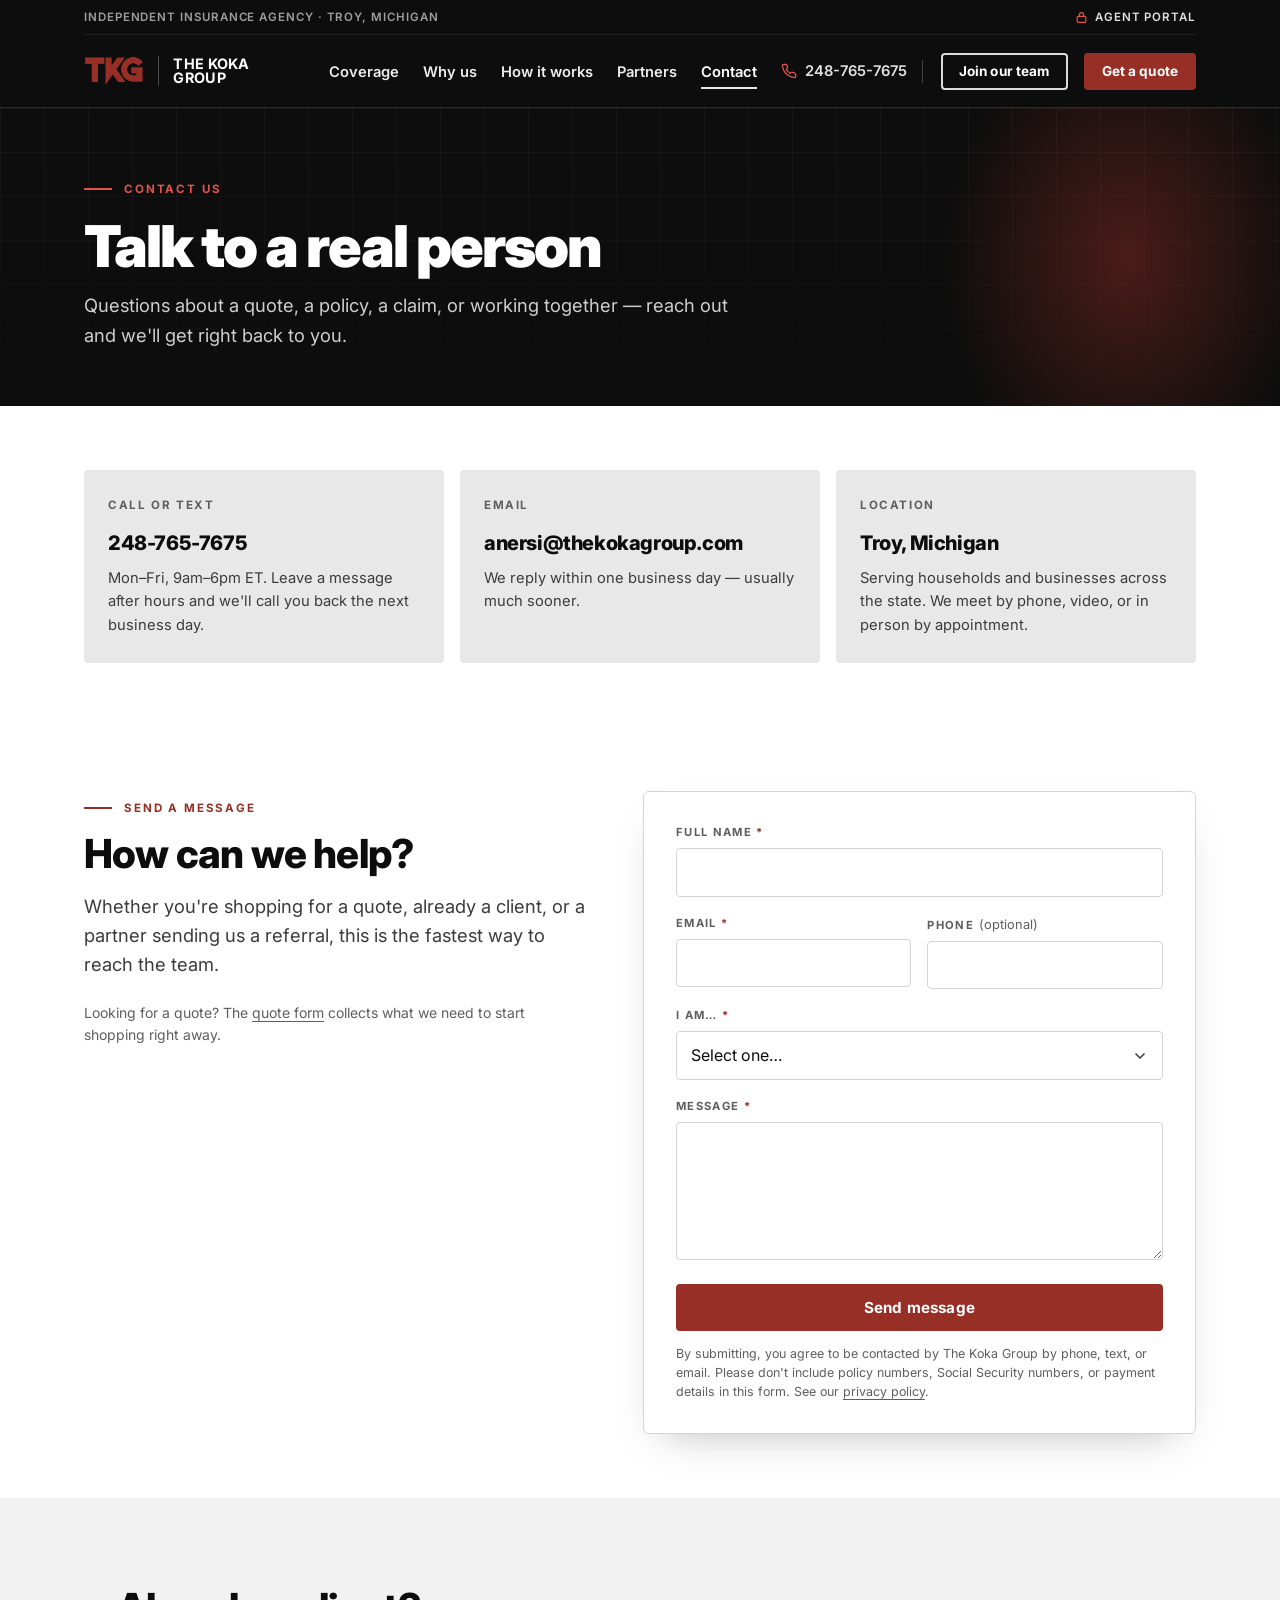
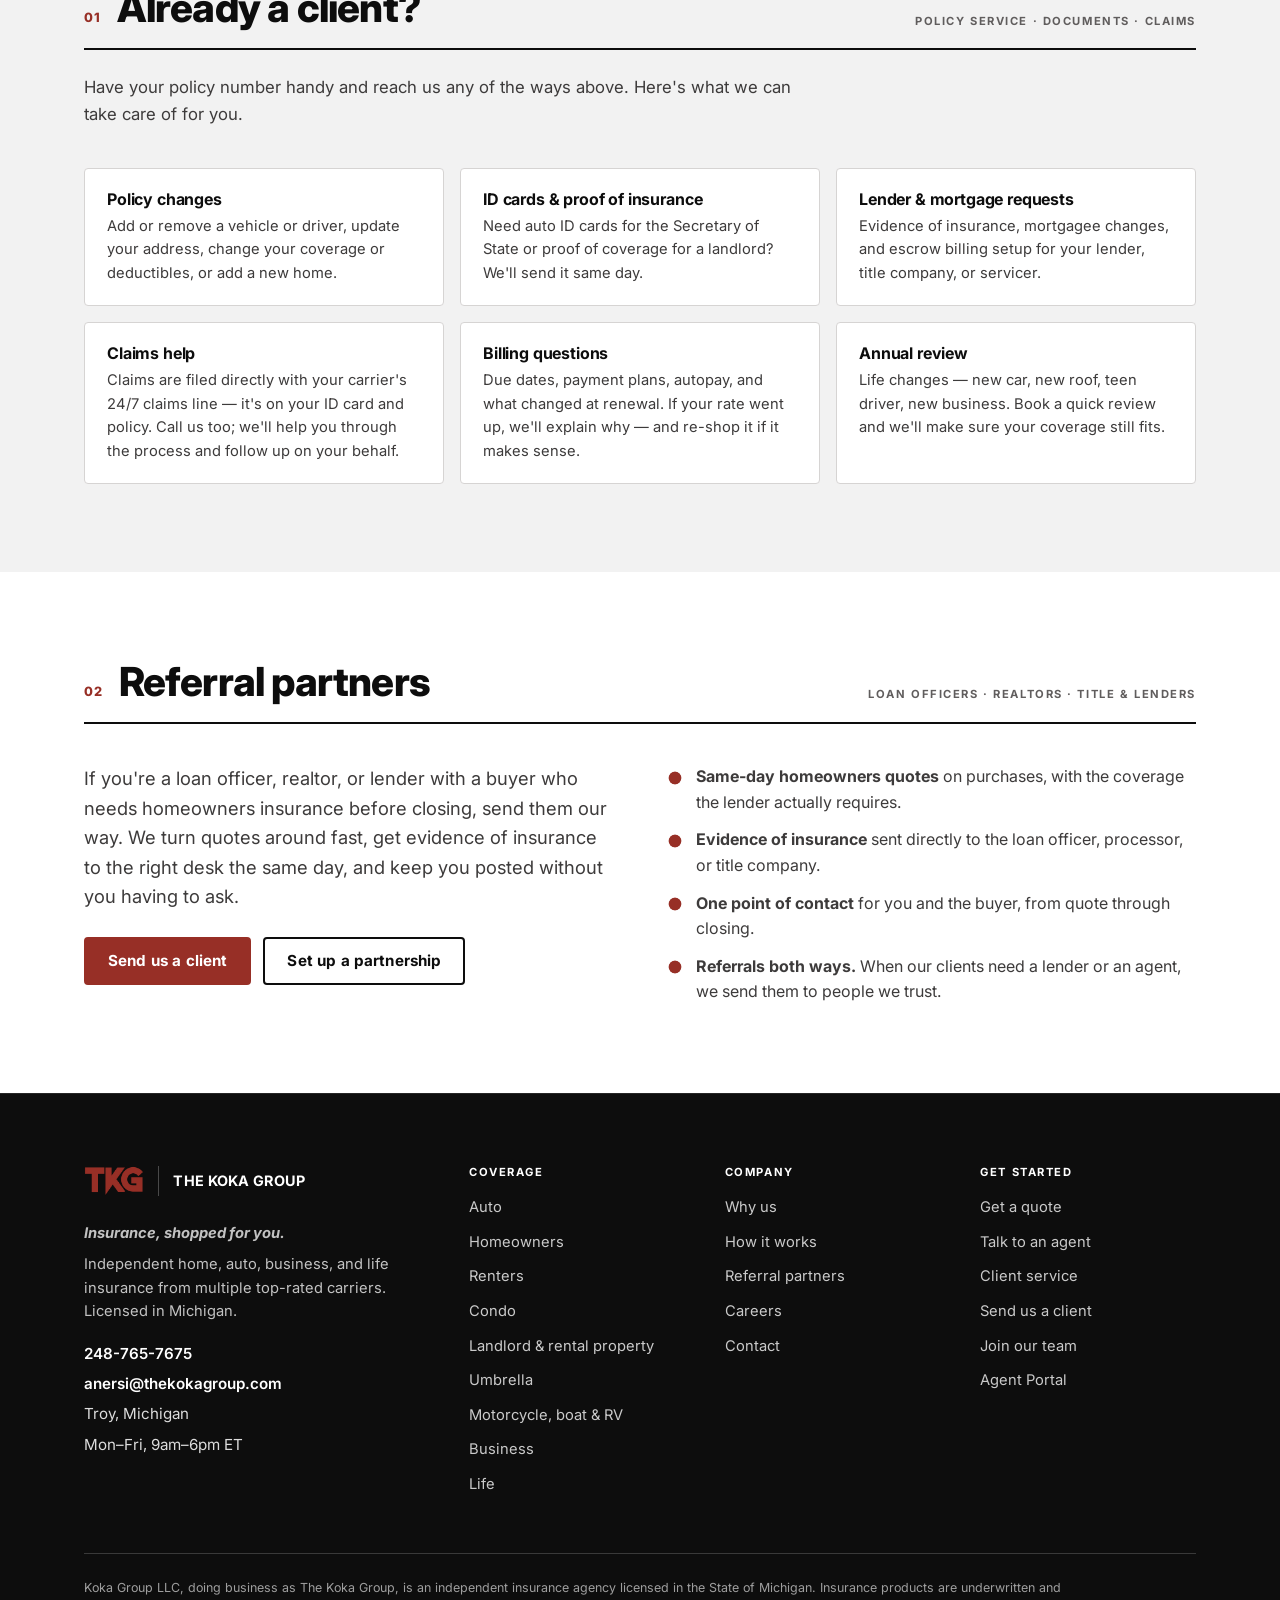
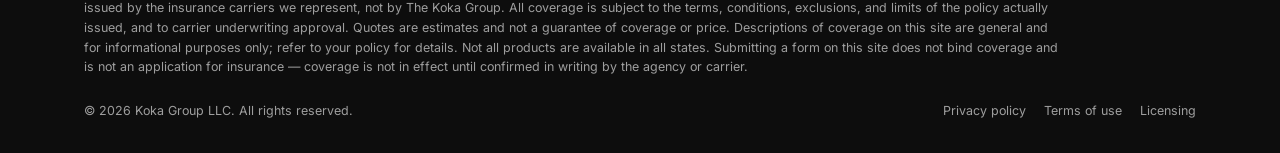
<file: contact.html>
<!DOCTYPE html>
<html lang="en">
<head>
  <meta charset="utf-8">
  <meta name="viewport" content="width=device-width, initial-scale=1">
  <title>Contact Us · The Koka Group</title>
  <meta name="description" content="Contact The Koka Group, an independent insurance agency in Troy, Michigan. Questions about a quote, your policy, claims, or a referral partnership — reach a real person.">
  <meta name="theme-color" content="#0d0d0d">
  <link rel="canonical" href="https://www.thekokagroup.com/contact.html">
  <meta property="og:type" content="website">
  <meta property="og:site_name" content="The Koka Group">
  <meta property="og:title" content="Contact Us · The Koka Group">
  <meta property="og:description" content="Contact The Koka Group, an independent insurance agency in Troy, Michigan. Questions about a quote, your policy, claims, or a referral partnership — reach a real person.">
  <meta property="og:url" content="https://www.thekokagroup.com/contact.html">
  <meta property="og:image" content="https://www.thekokagroup.com/assets/img/og-image.png">
  <meta property="og:image:width" content="1200">
  <meta property="og:image:height" content="630">
  <meta property="og:image:alt" content="TKG — The Koka Group, insurance agency in Troy, Michigan">
  <meta name="twitter:card" content="summary_large_image">
  <meta name="twitter:title" content="Contact Us · The Koka Group">
  <meta name="twitter:description" content="Contact The Koka Group, an independent insurance agency in Troy, Michigan. Questions about a quote, your policy, claims, or a referral partnership — reach a real person.">
  <meta name="twitter:image" content="https://www.thekokagroup.com/assets/img/og-image.png">
  <link rel="icon" href="favicon.ico?v=20260912b" sizes="16x16 32x32 48x48 64x64">
  <link rel="icon" href="assets/img/favicon-32.png?v=20260912b" type="image/png" sizes="32x32">
  <link rel="icon" href="assets/img/favicon-48.png?v=20260912b" type="image/png" sizes="48x48">
  <link rel="icon" href="assets/img/icon-192.png?v=20260912b" type="image/png" sizes="192x192">
  <link rel="apple-touch-icon" href="assets/img/apple-touch-icon.png?v=20260912b">
  <link rel="manifest" href="site.webmanifest?v=20260912b">
  <link rel="preconnect" href="https://fonts.googleapis.com">
  <link rel="preconnect" href="https://fonts.gstatic.com" crossorigin>
  <link href="https://fonts.googleapis.com/css2?family=Inter:ital,wght@0,400;0,500;0,600;0,700;0,800;0,900;1,700&family=Montserrat:wght@900&display=swap" rel="stylesheet">
  <link rel="stylesheet" href="assets/css/styles.css">
  <script type="application/ld+json">
  {
    "@context": "https://schema.org",
    "@type": "InsuranceAgency",
    "name": "The Koka Group",
    "alternateName": ["TKG", "Koka Group LLC"],
    "url": "https://www.thekokagroup.com/",
    "logo": "https://www.thekokagroup.com/assets/img/icon-512.png",
    "image": "https://www.thekokagroup.com/assets/img/og-image.png",
    "telephone": "+1-248-765-7675",
    "email": "anersi@thekokagroup.com",
    "description": "Contact The Koka Group, an independent insurance agency in Troy, Michigan. Questions about a quote, your policy, claims, or a referral partnership — reach a real person.",
    "address": { "@type": "PostalAddress", "addressLocality": "Troy", "addressRegion": "MI", "addressCountry": "US" },
    "areaServed": { "@type": "State", "name": "Michigan" },
    "openingHours": "Mo-Fr 09:00-18:00",
    "priceRange": "Free quotes"
  }
  </script>
</head>
<body>
<a class="skip-link" href="#main">Skip to content</a>
<header class="site-header">
  <div class="container">
    <div class="topbar">
      <span class="topbar__left">Independent insurance agency · Troy, Michigan</span>
      <a class="topbar__link" href="portal.html"><svg viewBox="0 0 24 24" aria-hidden="true"><rect x="4" y="10" width="16" height="11" rx="2"/><path d="M8 10V7a4 4 0 0 1 8 0v3"/></svg>Agent Portal</a>
    </div>
    <nav class="nav" aria-label="Primary">
      <a class="brand" href="index.html" aria-label="The Koka Group — home">
        <img class="brand__logo" src="assets/img/logo.png?v=20260912b" alt="TKG" width="1600" height="794">
        <span class="brand__text"><span>The Koka Group</span></span>
      </a>
      <ul class="nav__links">
          <li><a href="index.html#coverage">Coverage</a></li>
          <li><a href="index.html#why-us">Why us</a></li>
          <li><a href="index.html#how-it-works">How it works</a></li>
          <li><a href="index.html#partners">Partners</a></li>
          <li><a href="contact.html" aria-current="page">Contact</a></li>
      </ul>
      <div class="nav__cta">
        <a class="nav__phone" href="tel:" data-phone-wrap hidden><svg viewBox="0 0 24 24" fill="none" stroke="currentColor" stroke-width="2" stroke-linecap="round" stroke-linejoin="round" aria-hidden="true"><path d="M22 16.9v3a2 2 0 0 1-2.2 2 19.8 19.8 0 0 1-8.6-3.1 19.5 19.5 0 0 1-6-6A19.8 19.8 0 0 1 2.1 4.2 2 2 0 0 1 4.1 2h3a2 2 0 0 1 2 1.7c.1.9.4 1.8.7 2.6a2 2 0 0 1-.5 2.1L8 9.7a16 16 0 0 0 6 6l1.3-1.3a2 2 0 0 1 2.1-.4c.8.3 1.7.5 2.6.7a2 2 0 0 1 1.7 2z"/></svg><span data-phone>Call us</span></a>
        <a class="btn btn--outline-white btn--sm nav__secondary" href="careers.html">Join our team</a>
        <a class="btn btn--red btn--sm" href="quote.html">Get a quote</a>
        <button class="nav-toggle" type="button" aria-expanded="false" aria-controls="mobile-menu" aria-label="Open menu">
          <svg class="icon-menu" viewBox="0 0 24 24" fill="none" stroke="currentColor" stroke-width="2.4" stroke-linecap="round" aria-hidden="true"><path d="M3 6h18M3 12h18M3 18h18"/></svg>
          <svg class="icon-close" viewBox="0 0 24 24" fill="none" stroke="currentColor" stroke-width="2.4" stroke-linecap="round" aria-hidden="true"><path d="M5 5l14 14M19 5L5 19"/></svg>
        </button>
      </div>
    </nav>
    <div class="mobile-menu" id="mobile-menu">
      <ul>
          <li><a href="index.html#coverage">Coverage</a></li>
          <li><a href="index.html#why-us">Why us</a></li>
          <li><a href="index.html#how-it-works">How it works</a></li>
          <li><a href="index.html#partners">Partners</a></li>
          <li><a href="contact.html">Contact</a></li>
          <li><a href="quote.html">Get a quote</a></li>
          <li><a href="careers.html">Join our team</a></li>
          <li><a href="portal.html">Agent Portal</a></li>
          <li data-phone-wrap hidden><a href="tel:" data-phone>Call us</a></li>
      </ul>
      <div class="btn-row">
        <a class="btn btn--red" href="quote.html">Get a quote</a>
        <a class="btn btn--outline-white" href="contact.html">Contact us</a>
      </div>
    </div>
  </div>
</header>
<main id="main">
<section class="page-head">
  <div class="container">
    <span class="eyebrow">Contact us</span>
    <h1>Talk to a real person</h1>
    <p class="lead">Questions about a quote, a policy, a claim, or working together — reach out and we'll get right back to you.</p>
  </div>
</section>

<section class="section section--tight">
  <div class="container">
    <div class="contact-tiles">
      <div class="contact-tile" data-phone-wrap hidden>
        <span class="caps">Call or text</span>
        <div class="contact-tile__value"><a href="tel:" data-phone>Call us</a></div>
        <p><span data-hours>Mon–Fri, 9am–6pm ET</span>. Leave a message after hours and we'll call you back the next business day.</p>
      </div>
      <div class="contact-tile">
        <span class="caps">Email</span>
        <div class="contact-tile__value"><a href="mailto:anersi@thekokagroup.com" data-email>anersi@thekokagroup.com</a></div>
        <p>We reply within one business day — usually much sooner.</p>
      </div>
      <div class="contact-tile">
        <span class="caps">Location</span>
        <div class="contact-tile__value" data-location>Troy, Michigan</div>
        <p>Serving households and businesses across the state. We meet by phone, video, or in person by appointment.</p>
      </div>
      <div class="contact-tile" data-phone-fallback>
        <span class="caps">Hours</span>
        <div class="contact-tile__value" data-hours>Mon–Fri, 9am–6pm ET</div>
        <p>Message us any time — we'll get back to you the next business day.</p>
      </div>
    </div>
  </div>
</section>

<section class="section section--tight" id="message">
  <div class="container">
    <div class="split split--form">
      <div>
        <span class="eyebrow">Send a message</span>
        <h2 style="margin: 14px 0 16px;">How can we help?</h2>
        <p class="lead">Whether you're shopping for a quote, already a client, or a partner sending us a referral, this is the fastest way to reach the team.</p>
        <p class="small muted" style="margin-top: 22px;">Looking for a quote? The <a class="text-link" href="quote.html">quote form</a> collects what we need to start shopping right away.</p>
      </div>
      <div>
        <form class="form-card" id="contact-form" data-koka-form action="https://formsubmit.co/anersi@thekokagroup.com" method="POST">
          <input type="hidden" name="_subject" value="New message — The Koka Group website">
          <input type="hidden" name="_template" value="table">
          <input type="hidden" name="_next" value="thanks.html">
          <input type="hidden" name="form_name" value="Contact form">
          <div class="honey" aria-hidden="true"><label>Leave this field empty <input type="text" name="_honey" tabindex="-1" autocomplete="off"></label></div>
          <div class="form-grid">
            <div class="field full">
              <label for="c-name">Full name <span class="req" aria-hidden="true">*</span></label>
              <input id="c-name" name="name" type="text" autocomplete="name" required>
            </div>
            <div class="field">
              <label for="c-email">Email <span class="req" aria-hidden="true">*</span></label>
              <input id="c-email" name="email" type="email" autocomplete="email" required>
            </div>
            <div class="field">
              <label for="c-phone">Phone <span class="hint">(optional)</span></label>
              <input id="c-phone" name="phone" type="tel" autocomplete="tel" inputmode="tel">
            </div>
            <div class="field full">
              <label for="c-who">I am… <span class="req" aria-hidden="true">*</span></label>
              <select id="c-who" name="i_am" required>
                <option value="" selected disabled>Select one…</option>
                <option value="New client looking for a quote">Looking for a quote</option>
                <option value="Current client">A current client</option>
                <option value="Referral partner">A referral partner (loan officer, realtor, lender)</option>
                <option value="Carrier or vendor">A carrier or vendor</option>
                <option value="Other">Something else</option>
              </select>
            </div>
            <div class="field full">
              <label for="c-msg">Message <span class="req" aria-hidden="true">*</span></label>
              <textarea id="c-msg" name="message" rows="5" required></textarea>
            </div>
          </div>
          <div class="form-actions">
            <button class="btn btn--red btn--block" type="submit">Send message</button>
            <p class="form-status" role="status" aria-live="polite"></p>
            <p class="form-note">By submitting, you agree to be contacted by The Koka Group by phone, text, or email. Please don't include policy numbers, Social Security numbers, or payment details in this form. See our <a class="text-link" href="privacy.html">privacy policy</a>.</p>
          </div>
        </form>
        <div class="form-success" id="contact-form-success" hidden>
          <h3>Message received.</h3>
          <p>We'll get back to you within one business day. Need us sooner? Email <a class="text-link" href="mailto:anersi@thekokagroup.com" data-email>anersi@thekokagroup.com</a>.</p>
        </div>
      </div>
    </div>
  </div>
</section>

<section class="section bg-gray" id="service">
  <div class="container">
    <div class="section-head">
      <div class="section-head__title">
        <span class="section-head__num">01</span>
        <h2>Already a client?</h2>
      </div>
      <span class="section-head__meta">Policy service · Documents · Claims</span>
    </div>
    <p class="section-intro">Have your policy number handy and reach us any of the ways above. Here's what we can take care of for you.</p>
    <div class="service-grid">
      <div class="service-card">
        <h3>Policy changes</h3>
        <p>Add or remove a vehicle or driver, update your address, change your coverage or deductibles, or add a new home.</p>
      </div>
      <div class="service-card">
        <h3>ID cards &amp; proof of insurance</h3>
        <p>Need auto ID cards for the Secretary of State or proof of coverage for a landlord? We'll send it same day.</p>
      </div>
      <div class="service-card">
        <h3>Lender &amp; mortgage requests</h3>
        <p>Evidence of insurance, mortgagee changes, and escrow billing setup for your lender, title company, or servicer.</p>
      </div>
      <div class="service-card">
        <h3>Claims help</h3>
        <p>Claims are filed directly with your carrier's 24/7 claims line — it's on your ID card and policy. Call us too; we'll help you through the process and follow up on your behalf.</p>
      </div>
      <div class="service-card">
        <h3>Billing questions</h3>
        <p>Due dates, payment plans, autopay, and what changed at renewal. If your rate went up, we'll explain why — and re-shop it if it makes sense.</p>
      </div>
      <div class="service-card">
        <h3>Annual review</h3>
        <p>Life changes — new car, new roof, teen driver, new business. Book a quick review and we'll make sure your coverage still fits.</p>
      </div>
    </div>
  </div>
</section>

<section class="section" id="partners">
  <div class="container">
    <div class="section-head">
      <div class="section-head__title">
        <span class="section-head__num">02</span>
        <h2>Referral partners</h2>
      </div>
      <span class="section-head__meta">Loan officers · Realtors · Title &amp; lenders</span>
    </div>
    <div class="split">
      <div>
        <p class="lead">If you're a loan officer, realtor, or lender with a buyer who needs homeowners insurance before closing, send them our way. We turn quotes around fast, get evidence of insurance to the right desk the same day, and keep you posted without you having to ask.</p>
        <div class="btn-row" style="margin-top: 26px;">
          <a class="btn btn--red" href="quote.html?ref=partner">Send us a client</a>
          <a class="btn btn--outline" href="#message">Set up a partnership</a>
        </div>
      </div>
      <ul class="checklist">
        <li><strong>Same-day homeowners quotes</strong> on purchases, with the coverage the lender actually requires.</li>
        <li><strong>Evidence of insurance</strong> sent directly to the loan officer, processor, or title company.</li>
        <li><strong>One point of contact</strong> for you and the buyer, from quote through closing.</li>
        <li><strong>Referrals both ways.</strong> When our clients need a lender or an agent, we send them to people we trust.</li>
      </ul>
    </div>
  </div>
</section>
</main>
<footer class="site-footer">
  <div class="container">
    <div class="footer-grid">
      <div class="footer-brand">
        <a class="brand" href="index.html" aria-label="The Koka Group — home">
        <img class="brand__logo" src="assets/img/logo.png?v=20260912b" alt="TKG" width="1600" height="794">
        <span class="brand__text"><span>The Koka Group</span></span>
      </a>
        <p class="footer-brand__tag">Insurance, shopped for you.</p>
        <p>Independent home, auto, business, and life insurance from multiple top-rated carriers. Licensed in Michigan.</p>
        <div class="footer-contact">
          <span data-phone-wrap hidden><a href="tel:" data-phone>Call us</a></span>
          <a href="mailto:anersi@thekokagroup.com" data-email>anersi@thekokagroup.com</a>
          <span data-location>Troy, Michigan</span>
          <span data-hours>Mon–Fri, 9am–6pm ET</span>
        </div>
      </div>
      <div class="footer-col">
        <h4>Coverage</h4>
        <ul>
          <li><a href="quote.html?type=auto">Auto</a></li>
          <li><a href="quote.html?type=home">Homeowners</a></li>
          <li><a href="quote.html?type=renters">Renters</a></li>
          <li><a href="quote.html?type=condo">Condo</a></li>
          <li><a href="quote.html?type=landlord">Landlord &amp; rental property</a></li>
          <li><a href="quote.html?type=umbrella">Umbrella</a></li>
          <li><a href="quote.html?type=toys">Motorcycle, boat &amp; RV</a></li>
          <li><a href="quote.html?type=business">Business</a></li>
          <li><a href="quote.html?type=life">Life</a></li>
        </ul>
      </div>
      <div class="footer-col">
        <h4>Company</h4>
        <ul>
          <li><a href="index.html#why-us">Why us</a></li>
          <li><a href="index.html#how-it-works">How it works</a></li>
          <li><a href="index.html#partners">Referral partners</a></li>
          <li><a href="careers.html">Careers</a></li>
          <li><a href="contact.html">Contact</a></li>
        </ul>
      </div>
      <div class="footer-col">
        <h4>Get started</h4>
        <ul>
          <li><a href="quote.html">Get a quote</a></li>
          <li><a href="contact.html">Talk to an agent</a></li>
          <li><a href="contact.html#service">Client service</a></li>
          <li><a href="contact.html#partners">Send us a client</a></li>
          <li><a href="careers.html">Join our team</a></li>
          <li><a href="portal.html">Agent Portal</a></li>
        </ul>
      </div>
    </div>
    <div class="footer-legal">
      <p>Koka Group LLC, doing business as The Koka Group, is an independent insurance agency licensed in the State of Michigan. Insurance products are underwritten and issued by the insurance carriers we represent, not by The Koka Group. All coverage is subject to the terms, conditions, exclusions, and limits of the policy actually issued, and to carrier underwriting approval. Quotes are estimates and not a guarantee of coverage or price. Descriptions of coverage on this site are general and for informational purposes only; refer to your policy for details. Not all products are available in all states. Submitting a form on this site does not bind coverage and is not an application for insurance — coverage is not in effect until confirmed in writing by the agency or carrier.</p>
    </div>
    <div class="footer-bottom">
      <span>© <span data-year>2026</span> Koka Group LLC. All rights reserved.</span>
      <ul>
        <li><a href="privacy.html">Privacy policy</a></li>
        <li><a href="privacy.html#terms">Terms of use</a></li>
        <li><a href="privacy.html#licensing">Licensing</a></li>
      </ul>
    </div>
  </div>
</footer>
<script src="assets/js/config.js"></script>
<script src="assets/js/main.js"></script>
</body>
</html>
</file>
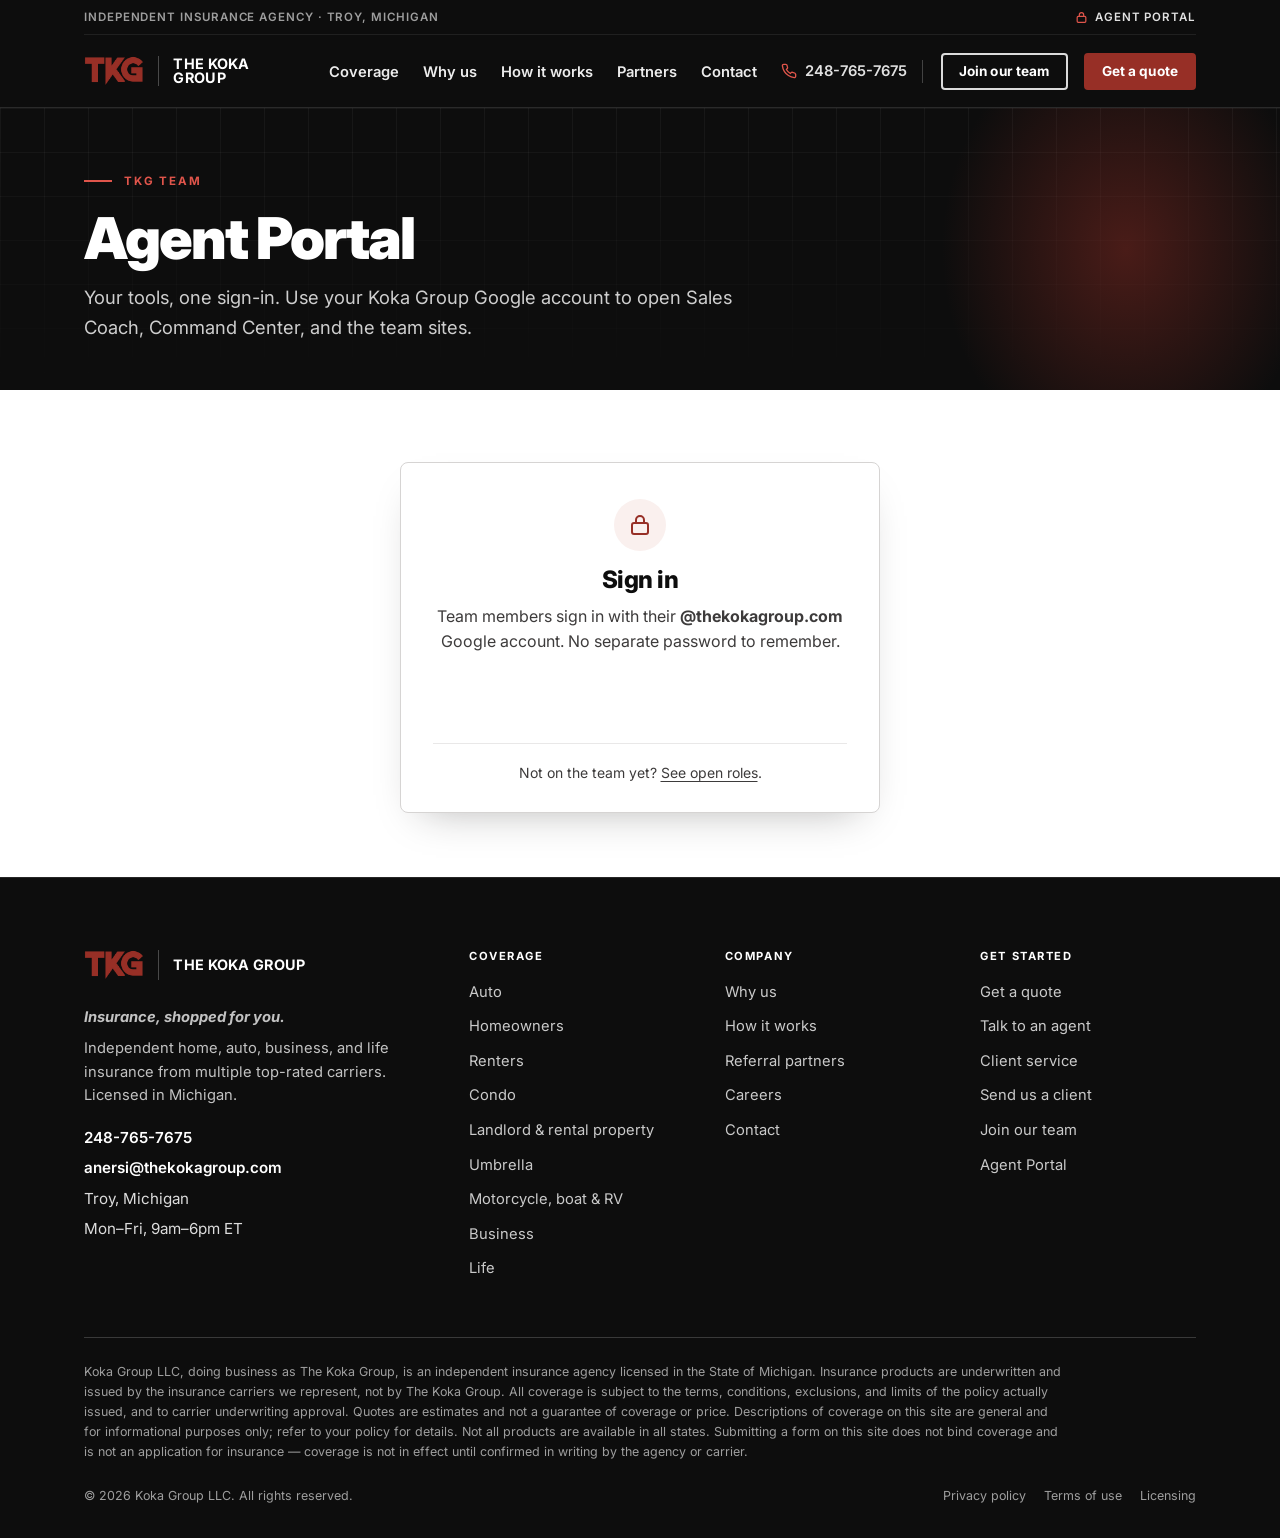
<file: portal.html>
<!DOCTYPE html>
<html lang="en">
<head>
  <meta charset="utf-8">
  <meta name="viewport" content="width=device-width, initial-scale=1">
  <title>Agent Portal · The Koka Group</title>
  <meta name="description" content="Team sign-in for The Koka Group: Sales Coach, Command Center, and team sites in one place.">
  <meta name="robots" content="noindex">
  <meta name="theme-color" content="#0d0d0d">
  <link rel="canonical" href="https://www.thekokagroup.com/portal.html">
  <meta property="og:type" content="website">
  <meta property="og:site_name" content="The Koka Group">
  <meta property="og:title" content="Agent Portal · The Koka Group">
  <meta property="og:description" content="Team sign-in for The Koka Group: Sales Coach, Command Center, and team sites in one place.">
  <meta property="og:url" content="https://www.thekokagroup.com/portal.html">
  <meta property="og:image" content="https://www.thekokagroup.com/assets/img/og-image.png">
  <meta property="og:image:width" content="1200">
  <meta property="og:image:height" content="630">
  <meta property="og:image:alt" content="TKG — The Koka Group, insurance agency in Troy, Michigan">
  <meta name="twitter:card" content="summary_large_image">
  <meta name="twitter:title" content="Agent Portal · The Koka Group">
  <meta name="twitter:description" content="Team sign-in for The Koka Group: Sales Coach, Command Center, and team sites in one place.">
  <meta name="twitter:image" content="https://www.thekokagroup.com/assets/img/og-image.png">
  <link rel="icon" href="favicon.ico?v=20260912b" sizes="16x16 32x32 48x48 64x64">
  <link rel="icon" href="assets/img/favicon-32.png?v=20260912b" type="image/png" sizes="32x32">
  <link rel="icon" href="assets/img/favicon-48.png?v=20260912b" type="image/png" sizes="48x48">
  <link rel="icon" href="assets/img/icon-192.png?v=20260912b" type="image/png" sizes="192x192">
  <link rel="apple-touch-icon" href="assets/img/apple-touch-icon.png?v=20260912b">
  <link rel="manifest" href="site.webmanifest?v=20260912b">
  <link rel="preconnect" href="https://fonts.googleapis.com">
  <link rel="preconnect" href="https://fonts.gstatic.com" crossorigin>
  <link href="https://fonts.googleapis.com/css2?family=Inter:ital,wght@0,400;0,500;0,600;0,700;0,800;0,900;1,700&family=Montserrat:wght@900&display=swap" rel="stylesheet">
  <link rel="stylesheet" href="assets/css/styles.css">
  <script type="application/ld+json">
  {
    "@context": "https://schema.org",
    "@type": "InsuranceAgency",
    "name": "The Koka Group",
    "alternateName": ["TKG", "Koka Group LLC"],
    "url": "https://www.thekokagroup.com/",
    "logo": "https://www.thekokagroup.com/assets/img/icon-512.png",
    "image": "https://www.thekokagroup.com/assets/img/og-image.png",
    "telephone": "+1-248-765-7675",
    "email": "anersi@thekokagroup.com",
    "description": "Team sign-in for The Koka Group: Sales Coach, Command Center, and team sites in one place.",
    "address": { "@type": "PostalAddress", "addressLocality": "Troy", "addressRegion": "MI", "addressCountry": "US" },
    "areaServed": { "@type": "State", "name": "Michigan" },
    "openingHours": "Mo-Fr 09:00-18:00",
    "priceRange": "Free quotes"
  }
  </script>
</head>
<body>
<a class="skip-link" href="#main">Skip to content</a>
<header class="site-header">
  <div class="container">
    <div class="topbar">
      <span class="topbar__left">Independent insurance agency · Troy, Michigan</span>
      <a class="topbar__link" href="portal.html"><svg viewBox="0 0 24 24" aria-hidden="true"><rect x="4" y="10" width="16" height="11" rx="2"/><path d="M8 10V7a4 4 0 0 1 8 0v3"/></svg>Agent Portal</a>
    </div>
    <nav class="nav" aria-label="Primary">
      <a class="brand" href="index.html" aria-label="The Koka Group — home">
        <img class="brand__logo" src="assets/img/logo.png?v=20260912b" alt="TKG" width="1600" height="794">
        <span class="brand__text"><span>The Koka Group</span></span>
      </a>
      <ul class="nav__links">
          <li><a href="index.html#coverage">Coverage</a></li>
          <li><a href="index.html#why-us">Why us</a></li>
          <li><a href="index.html#how-it-works">How it works</a></li>
          <li><a href="index.html#partners">Partners</a></li>
          <li><a href="contact.html">Contact</a></li>
      </ul>
      <div class="nav__cta">
        <a class="nav__phone" href="tel:" data-phone-wrap hidden><svg viewBox="0 0 24 24" fill="none" stroke="currentColor" stroke-width="2" stroke-linecap="round" stroke-linejoin="round" aria-hidden="true"><path d="M22 16.9v3a2 2 0 0 1-2.2 2 19.8 19.8 0 0 1-8.6-3.1 19.5 19.5 0 0 1-6-6A19.8 19.8 0 0 1 2.1 4.2 2 2 0 0 1 4.1 2h3a2 2 0 0 1 2 1.7c.1.9.4 1.8.7 2.6a2 2 0 0 1-.5 2.1L8 9.7a16 16 0 0 0 6 6l1.3-1.3a2 2 0 0 1 2.1-.4c.8.3 1.7.5 2.6.7a2 2 0 0 1 1.7 2z"/></svg><span data-phone>Call us</span></a>
        <a class="btn btn--outline-white btn--sm nav__secondary" href="careers.html">Join our team</a>
        <a class="btn btn--red btn--sm" href="quote.html">Get a quote</a>
        <button class="nav-toggle" type="button" aria-expanded="false" aria-controls="mobile-menu" aria-label="Open menu">
          <svg class="icon-menu" viewBox="0 0 24 24" fill="none" stroke="currentColor" stroke-width="2.4" stroke-linecap="round" aria-hidden="true"><path d="M3 6h18M3 12h18M3 18h18"/></svg>
          <svg class="icon-close" viewBox="0 0 24 24" fill="none" stroke="currentColor" stroke-width="2.4" stroke-linecap="round" aria-hidden="true"><path d="M5 5l14 14M19 5L5 19"/></svg>
        </button>
      </div>
    </nav>
    <div class="mobile-menu" id="mobile-menu">
      <ul>
          <li><a href="index.html#coverage">Coverage</a></li>
          <li><a href="index.html#why-us">Why us</a></li>
          <li><a href="index.html#how-it-works">How it works</a></li>
          <li><a href="index.html#partners">Partners</a></li>
          <li><a href="contact.html">Contact</a></li>
          <li><a href="quote.html">Get a quote</a></li>
          <li><a href="careers.html">Join our team</a></li>
          <li><a href="portal.html">Agent Portal</a></li>
          <li data-phone-wrap hidden><a href="tel:" data-phone>Call us</a></li>
      </ul>
      <div class="btn-row">
        <a class="btn btn--red" href="quote.html">Get a quote</a>
        <a class="btn btn--outline-white" href="contact.html">Contact us</a>
      </div>
    </div>
  </div>
</header>
<main id="main">
<section class="page-head page-head--portal">
  <div class="container">
    <span class="eyebrow">TKG team</span>
    <h1>Agent Portal</h1>
    <p class="lead">Your tools, one sign-in. Use your Koka Group Google account to open Sales Coach, Command Center, and the team sites.</p>
  </div>
</section>

<section class="section section--tight portal">
  <div class="container">

    <!-- Loading -->
    <div class="portal-card" id="portal-loading">
      <p class="muted">Loading…</p>
    </div>

    <!-- Sign-in not connected yet -->
    <div class="portal-card" id="portal-pending" hidden>
      <span class="portal-card__icon" aria-hidden="true"><svg viewBox="0 0 24 24"><rect x="4" y="10" width="16" height="11" rx="2"/><path d="M8 10V7a4 4 0 0 1 8 0v3"/></svg></span>
      <h2>Sign-in is being connected</h2>
      <p>The team sign-in for this page is being set up. Check back shortly, or reach out to <a class="text-link" href="mailto:anersi@thekokagroup.com">anersi@thekokagroup.com</a> for a direct link in the meantime.</p>
    </div>

    <!-- Sign in -->
    <div class="portal-card" id="portal-signin" hidden>
      <span class="portal-card__icon" aria-hidden="true"><svg viewBox="0 0 24 24"><rect x="4" y="10" width="16" height="11" rx="2"/><path d="M8 10V7a4 4 0 0 1 8 0v3"/></svg></span>
      <h2>Sign in</h2>
      <p>Team members sign in with their <strong>@thekokagroup.com</strong> Google account. No separate password to remember.</p>
      <div class="google-btn" id="google-btn" aria-label="Sign in with Google"></div>
      <p class="small muted portal-card__foot">Not on the team yet? <a class="text-link" href="careers.html">See open roles</a>.</p>
    </div>

    <!-- Wrong account -->
    <div class="portal-card portal-card--denied" id="portal-denied" hidden>
      <span class="portal-card__icon" aria-hidden="true"><svg viewBox="0 0 24 24"><circle cx="12" cy="12" r="9"/><path d="M12 7v6M12 16.5v.5"/></svg></span>
      <h2>That account isn't on the team</h2>
      <p>You signed in as <strong id="denied-email"></strong>. This portal is for <strong>@thekokagroup.com</strong> accounts only.</p>
      <button class="btn btn--red" type="button" data-retry>Try another account</button>
      <p class="small muted portal-card__foot">Need access? Email <a class="text-link" href="mailto:anersi@thekokagroup.com">anersi@thekokagroup.com</a>.</p>
    </div>

    <!-- Dashboard -->
    <div id="portal-dash" hidden>
      <div class="portal-bar">
        <div class="portal-bar__user">
          <img id="user-avatar" class="portal-bar__avatar" alt="" referrerpolicy="no-referrer" hidden>
          <div>
            <div class="portal-bar__name" id="user-name"></div>
            <div class="portal-bar__email" id="user-email"></div>
          </div>
        </div>
        <button class="btn btn--outline btn--sm" type="button" data-signout>Sign out</button>
      </div>

      <div class="section-head">
        <div class="section-head__title">
          <span class="section-head__num">01</span>
          <h2>Your tools</h2>
        </div>
        <span class="section-head__meta">Opens in a new tab · Each tool has its own login</span>
      </div>
      <div class="tiles-grid tiles-grid--tools" id="tiles-tools"></div>

      <div class="section-head portal-head-gap">
        <div class="section-head__title">
          <span class="section-head__num">02</span>
          <h2>Team sites</h2>
        </div>
        <span class="section-head__meta">Share links and dashboards</span>
      </div>
      <div class="tiles-grid tiles-grid--sites" id="tiles-sites"></div>

      <div class="section-head portal-head-gap">
        <div class="section-head__title">
          <span class="section-head__num">03</span>
          <h2>Updates</h2>
        </div>
        <span class="section-head__meta">Team news</span>
      </div>
      <ul class="updates" id="portal-updates"></ul>

      <p class="small muted portal-foot">Missing a tool or need access to one? Email <a class="text-link" id="access-contact" href="mailto:anersi@thekokagroup.com">anersi@thekokagroup.com</a>.</p>
    </div>

  </div>
</section>

<script src="https://accounts.google.com/gsi/client" async defer></script>
<script src="assets/js/portal-config.js"></script>
<script src="assets/js/portal.js"></script>
</main>
<footer class="site-footer">
  <div class="container">
    <div class="footer-grid">
      <div class="footer-brand">
        <a class="brand" href="index.html" aria-label="The Koka Group — home">
        <img class="brand__logo" src="assets/img/logo.png?v=20260912b" alt="TKG" width="1600" height="794">
        <span class="brand__text"><span>The Koka Group</span></span>
      </a>
        <p class="footer-brand__tag">Insurance, shopped for you.</p>
        <p>Independent home, auto, business, and life insurance from multiple top-rated carriers. Licensed in Michigan.</p>
        <div class="footer-contact">
          <span data-phone-wrap hidden><a href="tel:" data-phone>Call us</a></span>
          <a href="mailto:anersi@thekokagroup.com" data-email>anersi@thekokagroup.com</a>
          <span data-location>Troy, Michigan</span>
          <span data-hours>Mon–Fri, 9am–6pm ET</span>
        </div>
      </div>
      <div class="footer-col">
        <h4>Coverage</h4>
        <ul>
          <li><a href="quote.html?type=auto">Auto</a></li>
          <li><a href="quote.html?type=home">Homeowners</a></li>
          <li><a href="quote.html?type=renters">Renters</a></li>
          <li><a href="quote.html?type=condo">Condo</a></li>
          <li><a href="quote.html?type=landlord">Landlord &amp; rental property</a></li>
          <li><a href="quote.html?type=umbrella">Umbrella</a></li>
          <li><a href="quote.html?type=toys">Motorcycle, boat &amp; RV</a></li>
          <li><a href="quote.html?type=business">Business</a></li>
          <li><a href="quote.html?type=life">Life</a></li>
        </ul>
      </div>
      <div class="footer-col">
        <h4>Company</h4>
        <ul>
          <li><a href="index.html#why-us">Why us</a></li>
          <li><a href="index.html#how-it-works">How it works</a></li>
          <li><a href="index.html#partners">Referral partners</a></li>
          <li><a href="careers.html">Careers</a></li>
          <li><a href="contact.html">Contact</a></li>
        </ul>
      </div>
      <div class="footer-col">
        <h4>Get started</h4>
        <ul>
          <li><a href="quote.html">Get a quote</a></li>
          <li><a href="contact.html">Talk to an agent</a></li>
          <li><a href="contact.html#service">Client service</a></li>
          <li><a href="contact.html#partners">Send us a client</a></li>
          <li><a href="careers.html">Join our team</a></li>
          <li><a href="portal.html">Agent Portal</a></li>
        </ul>
      </div>
    </div>
    <div class="footer-legal">
      <p>Koka Group LLC, doing business as The Koka Group, is an independent insurance agency licensed in the State of Michigan. Insurance products are underwritten and issued by the insurance carriers we represent, not by The Koka Group. All coverage is subject to the terms, conditions, exclusions, and limits of the policy actually issued, and to carrier underwriting approval. Quotes are estimates and not a guarantee of coverage or price. Descriptions of coverage on this site are general and for informational purposes only; refer to your policy for details. Not all products are available in all states. Submitting a form on this site does not bind coverage and is not an application for insurance — coverage is not in effect until confirmed in writing by the agency or carrier.</p>
    </div>
    <div class="footer-bottom">
      <span>© <span data-year>2026</span> Koka Group LLC. All rights reserved.</span>
      <ul>
        <li><a href="privacy.html">Privacy policy</a></li>
        <li><a href="privacy.html#terms">Terms of use</a></li>
        <li><a href="privacy.html#licensing">Licensing</a></li>
      </ul>
    </div>
  </div>
</footer>
<script src="assets/js/config.js"></script>
<script src="assets/js/main.js"></script>
</body>
</html>
</file>
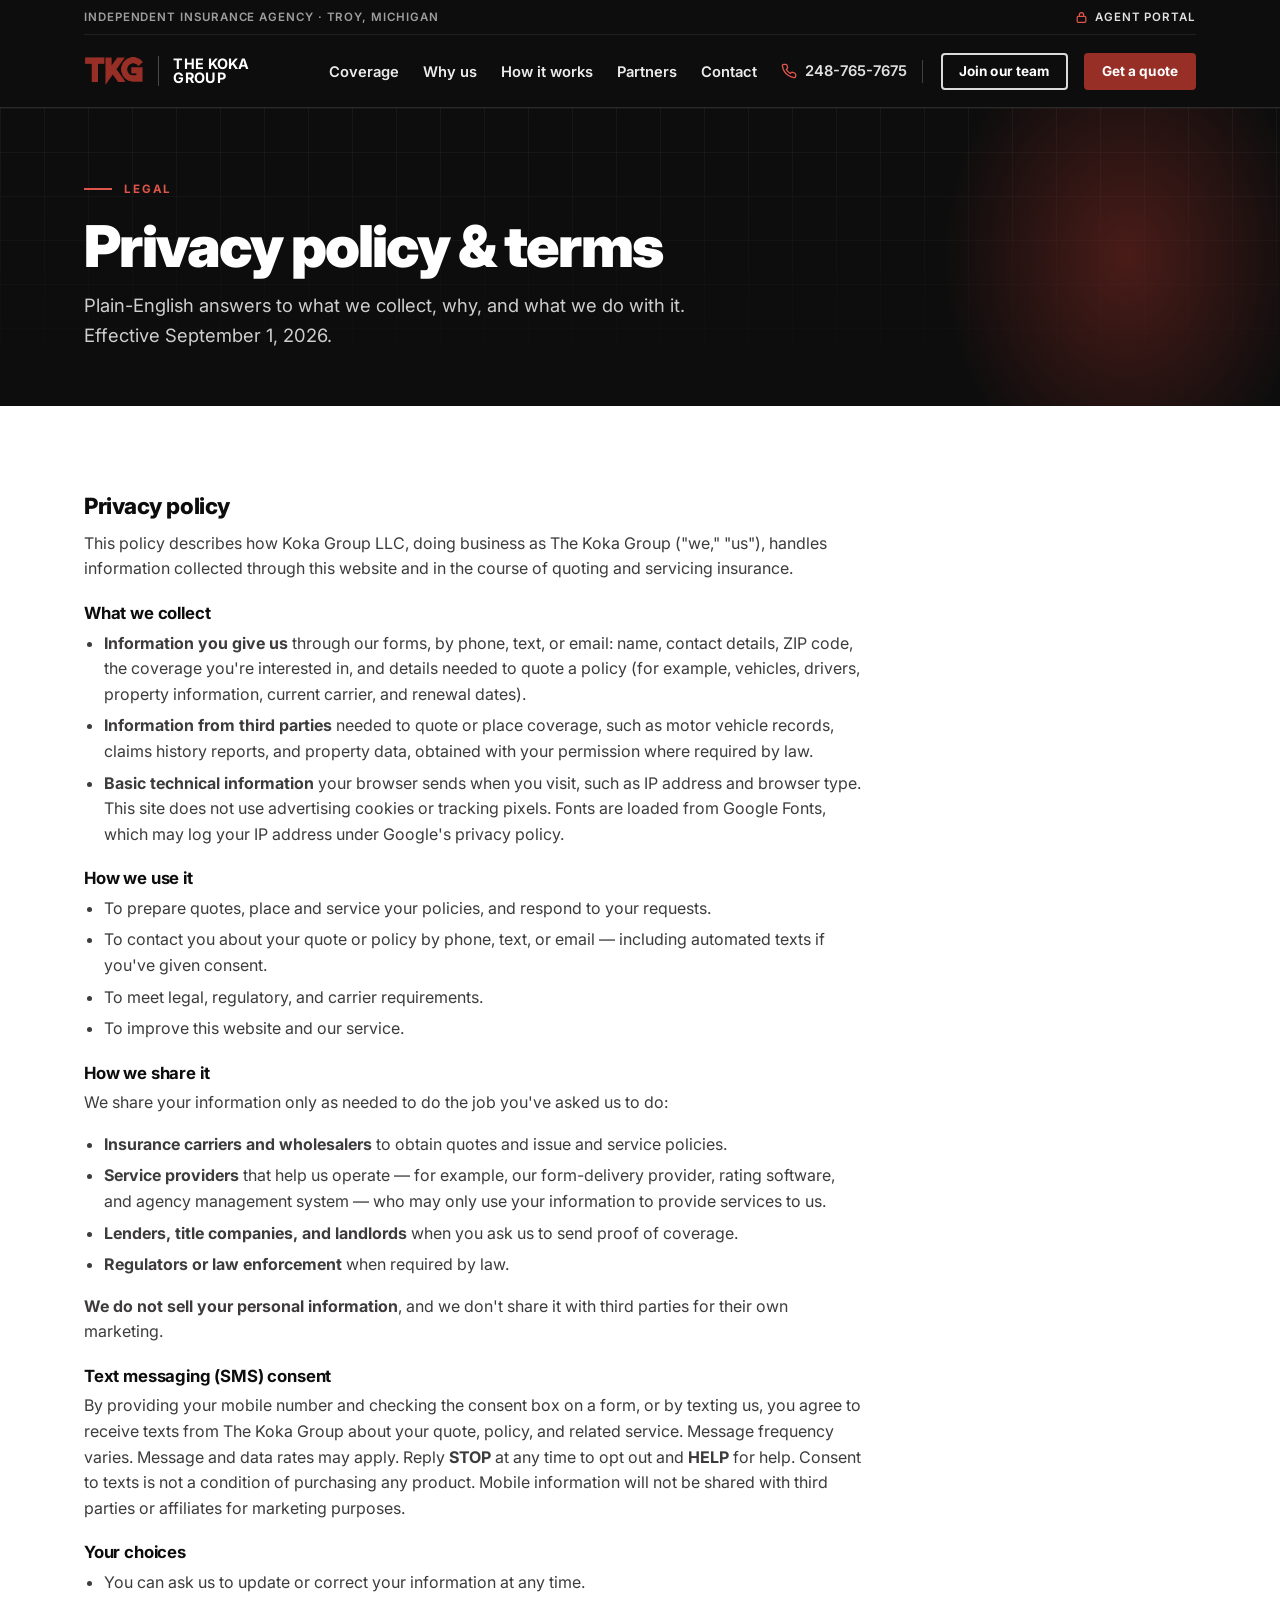
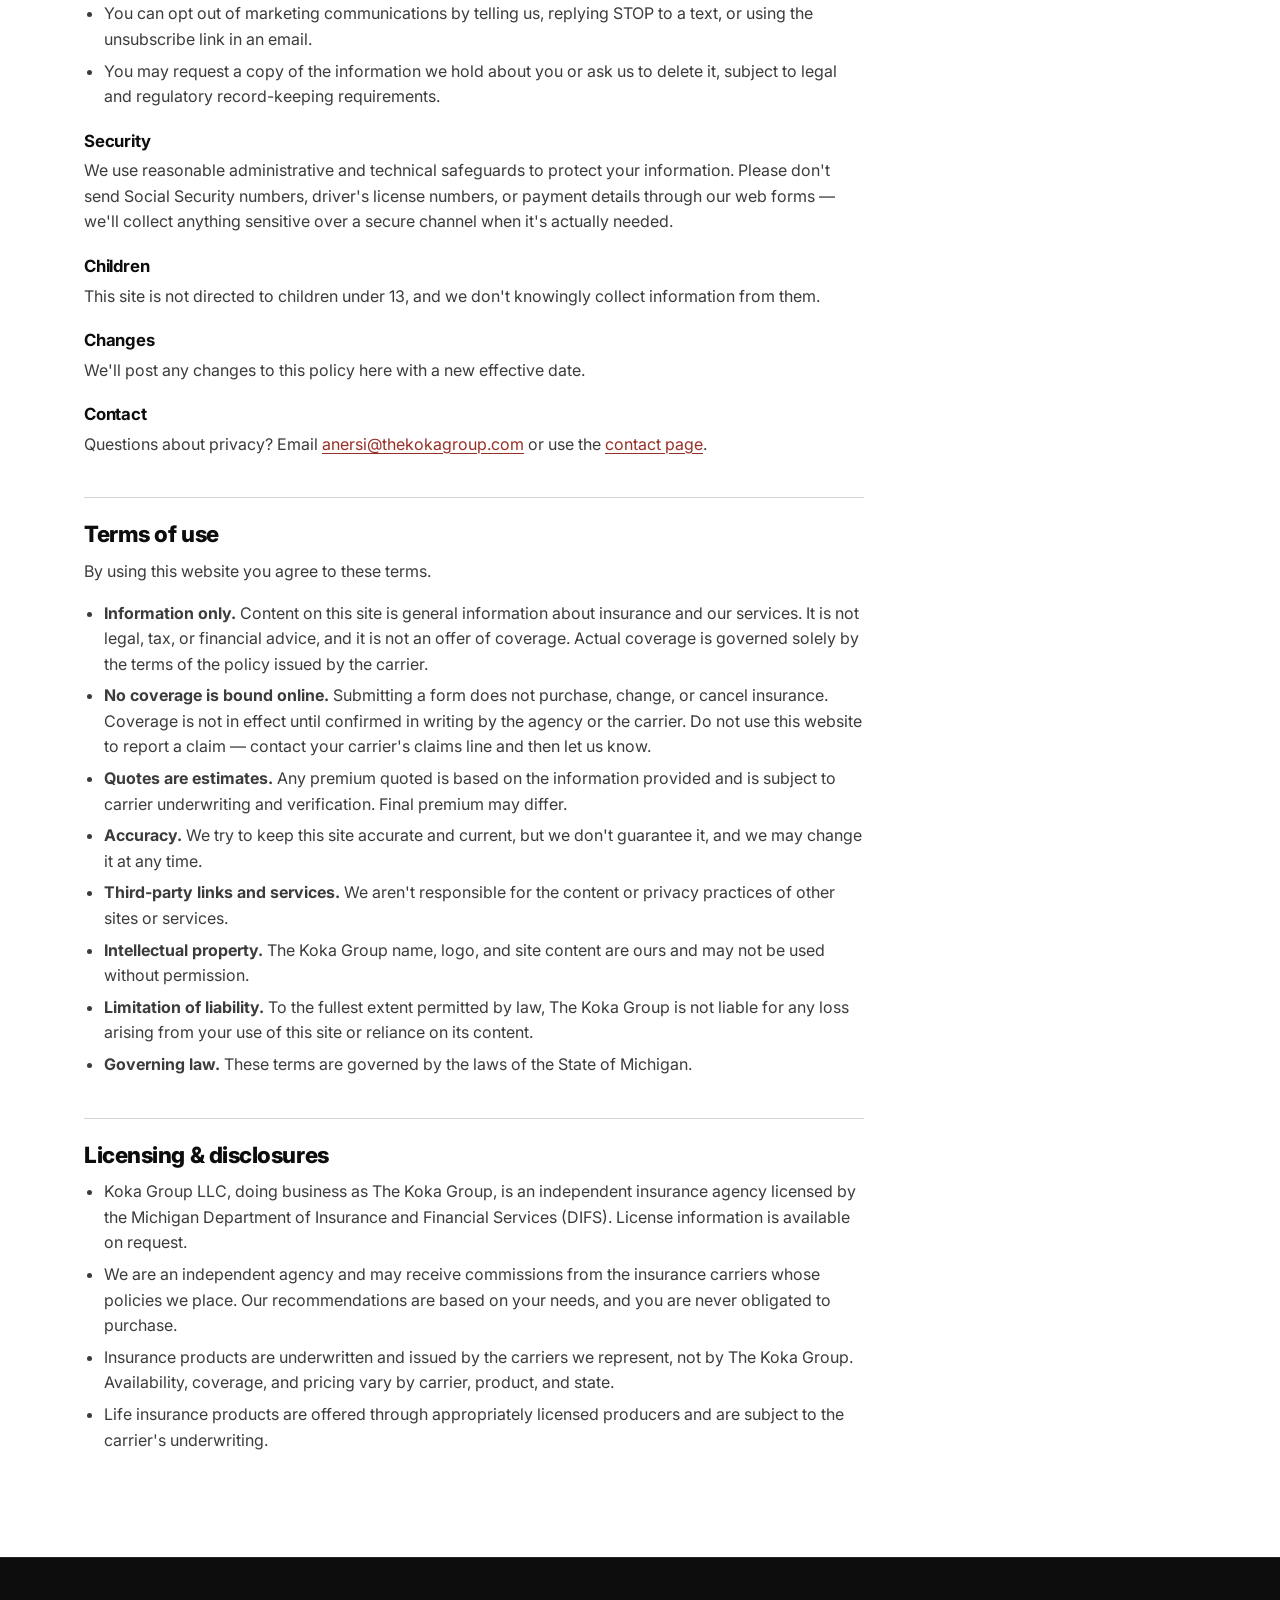
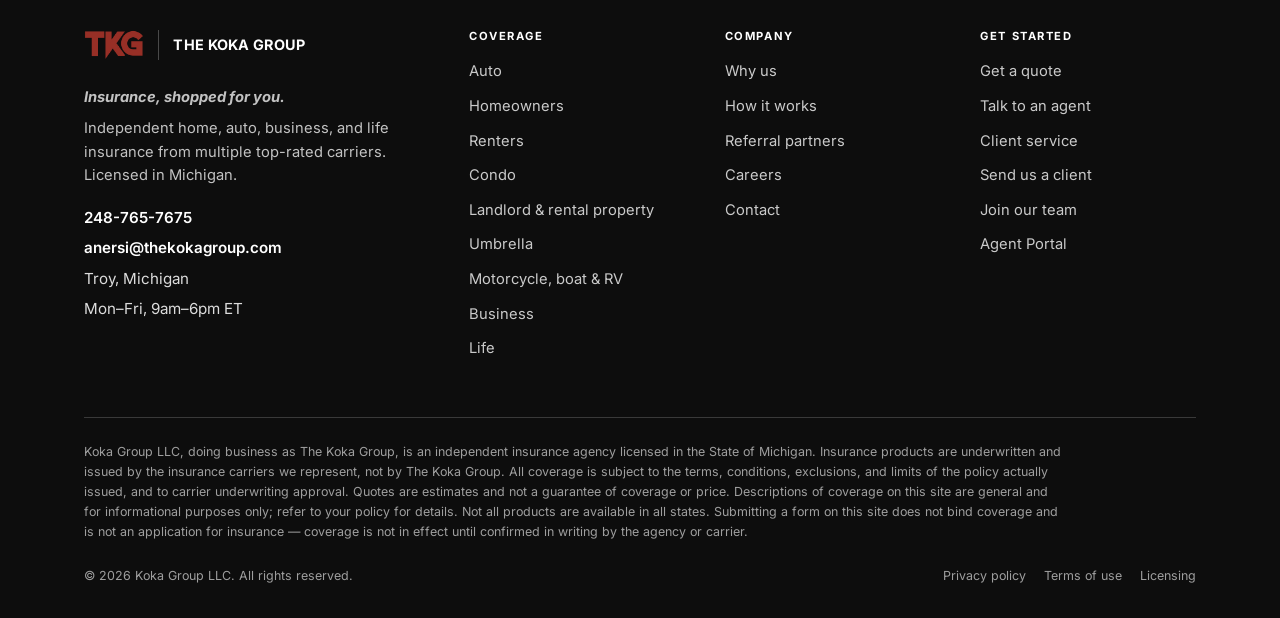
<file: privacy.html>
<!DOCTYPE html>
<html lang="en">
<head>
  <meta charset="utf-8">
  <meta name="viewport" content="width=device-width, initial-scale=1">
  <title>Privacy Policy & Terms · The Koka Group</title>
  <meta name="description" content="How The Koka Group collects, uses, and protects your information, plus terms of use and licensing disclosures.">
  <meta name="theme-color" content="#0d0d0d">
  <link rel="canonical" href="https://www.thekokagroup.com/privacy.html">
  <meta property="og:type" content="website">
  <meta property="og:site_name" content="The Koka Group">
  <meta property="og:title" content="Privacy Policy & Terms · The Koka Group">
  <meta property="og:description" content="How The Koka Group collects, uses, and protects your information, plus terms of use and licensing disclosures.">
  <meta property="og:url" content="https://www.thekokagroup.com/privacy.html">
  <meta property="og:image" content="https://www.thekokagroup.com/assets/img/og-image.png">
  <meta property="og:image:width" content="1200">
  <meta property="og:image:height" content="630">
  <meta property="og:image:alt" content="TKG — The Koka Group, insurance agency in Troy, Michigan">
  <meta name="twitter:card" content="summary_large_image">
  <meta name="twitter:title" content="Privacy Policy & Terms · The Koka Group">
  <meta name="twitter:description" content="How The Koka Group collects, uses, and protects your information, plus terms of use and licensing disclosures.">
  <meta name="twitter:image" content="https://www.thekokagroup.com/assets/img/og-image.png">
  <link rel="icon" href="favicon.ico?v=20260912b" sizes="16x16 32x32 48x48 64x64">
  <link rel="icon" href="assets/img/favicon-32.png?v=20260912b" type="image/png" sizes="32x32">
  <link rel="icon" href="assets/img/favicon-48.png?v=20260912b" type="image/png" sizes="48x48">
  <link rel="icon" href="assets/img/icon-192.png?v=20260912b" type="image/png" sizes="192x192">
  <link rel="apple-touch-icon" href="assets/img/apple-touch-icon.png?v=20260912b">
  <link rel="manifest" href="site.webmanifest?v=20260912b">
  <link rel="preconnect" href="https://fonts.googleapis.com">
  <link rel="preconnect" href="https://fonts.gstatic.com" crossorigin>
  <link href="https://fonts.googleapis.com/css2?family=Inter:ital,wght@0,400;0,500;0,600;0,700;0,800;0,900;1,700&family=Montserrat:wght@900&display=swap" rel="stylesheet">
  <link rel="stylesheet" href="assets/css/styles.css">
  <script type="application/ld+json">
  {
    "@context": "https://schema.org",
    "@type": "InsuranceAgency",
    "name": "The Koka Group",
    "alternateName": ["TKG", "Koka Group LLC"],
    "url": "https://www.thekokagroup.com/",
    "logo": "https://www.thekokagroup.com/assets/img/icon-512.png",
    "image": "https://www.thekokagroup.com/assets/img/og-image.png",
    "telephone": "+1-248-765-7675",
    "email": "anersi@thekokagroup.com",
    "description": "How The Koka Group collects, uses, and protects your information, plus terms of use and licensing disclosures.",
    "address": { "@type": "PostalAddress", "addressLocality": "Troy", "addressRegion": "MI", "addressCountry": "US" },
    "areaServed": { "@type": "State", "name": "Michigan" },
    "openingHours": "Mo-Fr 09:00-18:00",
    "priceRange": "Free quotes"
  }
  </script>
</head>
<body>
<a class="skip-link" href="#main">Skip to content</a>
<header class="site-header">
  <div class="container">
    <div class="topbar">
      <span class="topbar__left">Independent insurance agency · Troy, Michigan</span>
      <a class="topbar__link" href="portal.html"><svg viewBox="0 0 24 24" aria-hidden="true"><rect x="4" y="10" width="16" height="11" rx="2"/><path d="M8 10V7a4 4 0 0 1 8 0v3"/></svg>Agent Portal</a>
    </div>
    <nav class="nav" aria-label="Primary">
      <a class="brand" href="index.html" aria-label="The Koka Group — home">
        <img class="brand__logo" src="assets/img/logo.png?v=20260912b" alt="TKG" width="1600" height="794">
        <span class="brand__text"><span>The Koka Group</span></span>
      </a>
      <ul class="nav__links">
          <li><a href="index.html#coverage">Coverage</a></li>
          <li><a href="index.html#why-us">Why us</a></li>
          <li><a href="index.html#how-it-works">How it works</a></li>
          <li><a href="index.html#partners">Partners</a></li>
          <li><a href="contact.html">Contact</a></li>
      </ul>
      <div class="nav__cta">
        <a class="nav__phone" href="tel:" data-phone-wrap hidden><svg viewBox="0 0 24 24" fill="none" stroke="currentColor" stroke-width="2" stroke-linecap="round" stroke-linejoin="round" aria-hidden="true"><path d="M22 16.9v3a2 2 0 0 1-2.2 2 19.8 19.8 0 0 1-8.6-3.1 19.5 19.5 0 0 1-6-6A19.8 19.8 0 0 1 2.1 4.2 2 2 0 0 1 4.1 2h3a2 2 0 0 1 2 1.7c.1.9.4 1.8.7 2.6a2 2 0 0 1-.5 2.1L8 9.7a16 16 0 0 0 6 6l1.3-1.3a2 2 0 0 1 2.1-.4c.8.3 1.7.5 2.6.7a2 2 0 0 1 1.7 2z"/></svg><span data-phone>Call us</span></a>
        <a class="btn btn--outline-white btn--sm nav__secondary" href="careers.html">Join our team</a>
        <a class="btn btn--red btn--sm" href="quote.html">Get a quote</a>
        <button class="nav-toggle" type="button" aria-expanded="false" aria-controls="mobile-menu" aria-label="Open menu">
          <svg class="icon-menu" viewBox="0 0 24 24" fill="none" stroke="currentColor" stroke-width="2.4" stroke-linecap="round" aria-hidden="true"><path d="M3 6h18M3 12h18M3 18h18"/></svg>
          <svg class="icon-close" viewBox="0 0 24 24" fill="none" stroke="currentColor" stroke-width="2.4" stroke-linecap="round" aria-hidden="true"><path d="M5 5l14 14M19 5L5 19"/></svg>
        </button>
      </div>
    </nav>
    <div class="mobile-menu" id="mobile-menu">
      <ul>
          <li><a href="index.html#coverage">Coverage</a></li>
          <li><a href="index.html#why-us">Why us</a></li>
          <li><a href="index.html#how-it-works">How it works</a></li>
          <li><a href="index.html#partners">Partners</a></li>
          <li><a href="contact.html">Contact</a></li>
          <li><a href="quote.html">Get a quote</a></li>
          <li><a href="careers.html">Join our team</a></li>
          <li><a href="portal.html">Agent Portal</a></li>
          <li data-phone-wrap hidden><a href="tel:" data-phone>Call us</a></li>
      </ul>
      <div class="btn-row">
        <a class="btn btn--red" href="quote.html">Get a quote</a>
        <a class="btn btn--outline-white" href="contact.html">Contact us</a>
      </div>
    </div>
  </div>
</header>
<main id="main">
<section class="page-head">
  <div class="container">
    <span class="eyebrow">Legal</span>
    <h1>Privacy policy &amp; terms</h1>
    <p class="lead">Plain-English answers to what we collect, why, and what we do with it. Effective September 1, 2026.</p>
  </div>
</section>

<section class="section">
  <div class="container">
    <div class="prose">
      <h2 id="privacy">Privacy policy</h2>
      <p>This policy describes how Koka Group LLC, doing business as The Koka Group ("we," "us"), handles information collected through this website and in the course of quoting and servicing insurance.</p>

      <h3>What we collect</h3>
      <ul>
        <li><strong>Information you give us</strong> through our forms, by phone, text, or email: name, contact details, ZIP code, the coverage you're interested in, and details needed to quote a policy (for example, vehicles, drivers, property information, current carrier, and renewal dates).</li>
        <li><strong>Information from third parties</strong> needed to quote or place coverage, such as motor vehicle records, claims history reports, and property data, obtained with your permission where required by law.</li>
        <li><strong>Basic technical information</strong> your browser sends when you visit, such as IP address and browser type. This site does not use advertising cookies or tracking pixels. Fonts are loaded from Google Fonts, which may log your IP address under Google's privacy policy.</li>
      </ul>

      <h3>How we use it</h3>
      <ul>
        <li>To prepare quotes, place and service your policies, and respond to your requests.</li>
        <li>To contact you about your quote or policy by phone, text, or email — including automated texts if you've given consent.</li>
        <li>To meet legal, regulatory, and carrier requirements.</li>
        <li>To improve this website and our service.</li>
      </ul>

      <h3>How we share it</h3>
      <p>We share your information only as needed to do the job you've asked us to do:</p>
      <ul>
        <li><strong>Insurance carriers and wholesalers</strong> to obtain quotes and issue and service policies.</li>
        <li><strong>Service providers</strong> that help us operate — for example, our form-delivery provider, rating software, and agency management system — who may only use your information to provide services to us.</li>
        <li><strong>Lenders, title companies, and landlords</strong> when you ask us to send proof of coverage.</li>
        <li><strong>Regulators or law enforcement</strong> when required by law.</li>
      </ul>
      <p><strong>We do not sell your personal information</strong>, and we don't share it with third parties for their own marketing.</p>

      <h3>Text messaging (SMS) consent</h3>
      <p>By providing your mobile number and checking the consent box on a form, or by texting us, you agree to receive texts from The Koka Group about your quote, policy, and related service. Message frequency varies. Message and data rates may apply. Reply <strong>STOP</strong> at any time to opt out and <strong>HELP</strong> for help. Consent to texts is not a condition of purchasing any product. Mobile information will not be shared with third parties or affiliates for marketing purposes.</p>

      <h3>Your choices</h3>
      <ul>
        <li>You can ask us to update or correct your information at any time.</li>
        <li>You can opt out of marketing communications by telling us, replying STOP to a text, or using the unsubscribe link in an email.</li>
        <li>You may request a copy of the information we hold about you or ask us to delete it, subject to legal and regulatory record-keeping requirements.</li>
      </ul>

      <h3>Security</h3>
      <p>We use reasonable administrative and technical safeguards to protect your information. Please don't send Social Security numbers, driver's license numbers, or payment details through our web forms — we'll collect anything sensitive over a secure channel when it's actually needed.</p>

      <h3>Children</h3>
      <p>This site is not directed to children under 13, and we don't knowingly collect information from them.</p>

      <h3>Changes</h3>
      <p>We'll post any changes to this policy here with a new effective date.</p>

      <h3>Contact</h3>
      <p>Questions about privacy? Email <a href="mailto:anersi@thekokagroup.com" data-email>anersi@thekokagroup.com</a> or use the <a href="contact.html">contact page</a>.</p>

      <h2 id="terms">Terms of use</h2>
      <p>By using this website you agree to these terms.</p>
      <ul>
        <li><strong>Information only.</strong> Content on this site is general information about insurance and our services. It is not legal, tax, or financial advice, and it is not an offer of coverage. Actual coverage is governed solely by the terms of the policy issued by the carrier.</li>
        <li><strong>No coverage is bound online.</strong> Submitting a form does not purchase, change, or cancel insurance. Coverage is not in effect until confirmed in writing by the agency or the carrier. Do not use this website to report a claim — contact your carrier's claims line and then let us know.</li>
        <li><strong>Quotes are estimates.</strong> Any premium quoted is based on the information provided and is subject to carrier underwriting and verification. Final premium may differ.</li>
        <li><strong>Accuracy.</strong> We try to keep this site accurate and current, but we don't guarantee it, and we may change it at any time.</li>
        <li><strong>Third-party links and services.</strong> We aren't responsible for the content or privacy practices of other sites or services.</li>
        <li><strong>Intellectual property.</strong> The Koka Group name, logo, and site content are ours and may not be used without permission.</li>
        <li><strong>Limitation of liability.</strong> To the fullest extent permitted by law, The Koka Group is not liable for any loss arising from your use of this site or reliance on its content.</li>
        <li><strong>Governing law.</strong> These terms are governed by the laws of the State of Michigan.</li>
      </ul>

      <h2 id="licensing">Licensing &amp; disclosures</h2>
      <ul>
        <li>Koka Group LLC, doing business as The Koka Group, is an independent insurance agency licensed by the Michigan Department of Insurance and Financial Services (DIFS). License information is available on request.</li>
        <li>We are an independent agency and may receive commissions from the insurance carriers whose policies we place. Our recommendations are based on your needs, and you are never obligated to purchase.</li>
        <li>Insurance products are underwritten and issued by the carriers we represent, not by The Koka Group. Availability, coverage, and pricing vary by carrier, product, and state.</li>
        <li>Life insurance products are offered through appropriately licensed producers and are subject to the carrier's underwriting.</li>
      </ul>
    </div>
  </div>
</section>
</main>
<footer class="site-footer">
  <div class="container">
    <div class="footer-grid">
      <div class="footer-brand">
        <a class="brand" href="index.html" aria-label="The Koka Group — home">
        <img class="brand__logo" src="assets/img/logo.png?v=20260912b" alt="TKG" width="1600" height="794">
        <span class="brand__text"><span>The Koka Group</span></span>
      </a>
        <p class="footer-brand__tag">Insurance, shopped for you.</p>
        <p>Independent home, auto, business, and life insurance from multiple top-rated carriers. Licensed in Michigan.</p>
        <div class="footer-contact">
          <span data-phone-wrap hidden><a href="tel:" data-phone>Call us</a></span>
          <a href="mailto:anersi@thekokagroup.com" data-email>anersi@thekokagroup.com</a>
          <span data-location>Troy, Michigan</span>
          <span data-hours>Mon–Fri, 9am–6pm ET</span>
        </div>
      </div>
      <div class="footer-col">
        <h4>Coverage</h4>
        <ul>
          <li><a href="quote.html?type=auto">Auto</a></li>
          <li><a href="quote.html?type=home">Homeowners</a></li>
          <li><a href="quote.html?type=renters">Renters</a></li>
          <li><a href="quote.html?type=condo">Condo</a></li>
          <li><a href="quote.html?type=landlord">Landlord &amp; rental property</a></li>
          <li><a href="quote.html?type=umbrella">Umbrella</a></li>
          <li><a href="quote.html?type=toys">Motorcycle, boat &amp; RV</a></li>
          <li><a href="quote.html?type=business">Business</a></li>
          <li><a href="quote.html?type=life">Life</a></li>
        </ul>
      </div>
      <div class="footer-col">
        <h4>Company</h4>
        <ul>
          <li><a href="index.html#why-us">Why us</a></li>
          <li><a href="index.html#how-it-works">How it works</a></li>
          <li><a href="index.html#partners">Referral partners</a></li>
          <li><a href="careers.html">Careers</a></li>
          <li><a href="contact.html">Contact</a></li>
        </ul>
      </div>
      <div class="footer-col">
        <h4>Get started</h4>
        <ul>
          <li><a href="quote.html">Get a quote</a></li>
          <li><a href="contact.html">Talk to an agent</a></li>
          <li><a href="contact.html#service">Client service</a></li>
          <li><a href="contact.html#partners">Send us a client</a></li>
          <li><a href="careers.html">Join our team</a></li>
          <li><a href="portal.html">Agent Portal</a></li>
        </ul>
      </div>
    </div>
    <div class="footer-legal">
      <p>Koka Group LLC, doing business as The Koka Group, is an independent insurance agency licensed in the State of Michigan. Insurance products are underwritten and issued by the insurance carriers we represent, not by The Koka Group. All coverage is subject to the terms, conditions, exclusions, and limits of the policy actually issued, and to carrier underwriting approval. Quotes are estimates and not a guarantee of coverage or price. Descriptions of coverage on this site are general and for informational purposes only; refer to your policy for details. Not all products are available in all states. Submitting a form on this site does not bind coverage and is not an application for insurance — coverage is not in effect until confirmed in writing by the agency or carrier.</p>
    </div>
    <div class="footer-bottom">
      <span>© <span data-year>2026</span> Koka Group LLC. All rights reserved.</span>
      <ul>
        <li><a href="privacy.html">Privacy policy</a></li>
        <li><a href="privacy.html#terms">Terms of use</a></li>
        <li><a href="privacy.html#licensing">Licensing</a></li>
      </ul>
    </div>
  </div>
</footer>
<script src="assets/js/config.js"></script>
<script src="assets/js/main.js"></script>
</body>
</html>
</file>
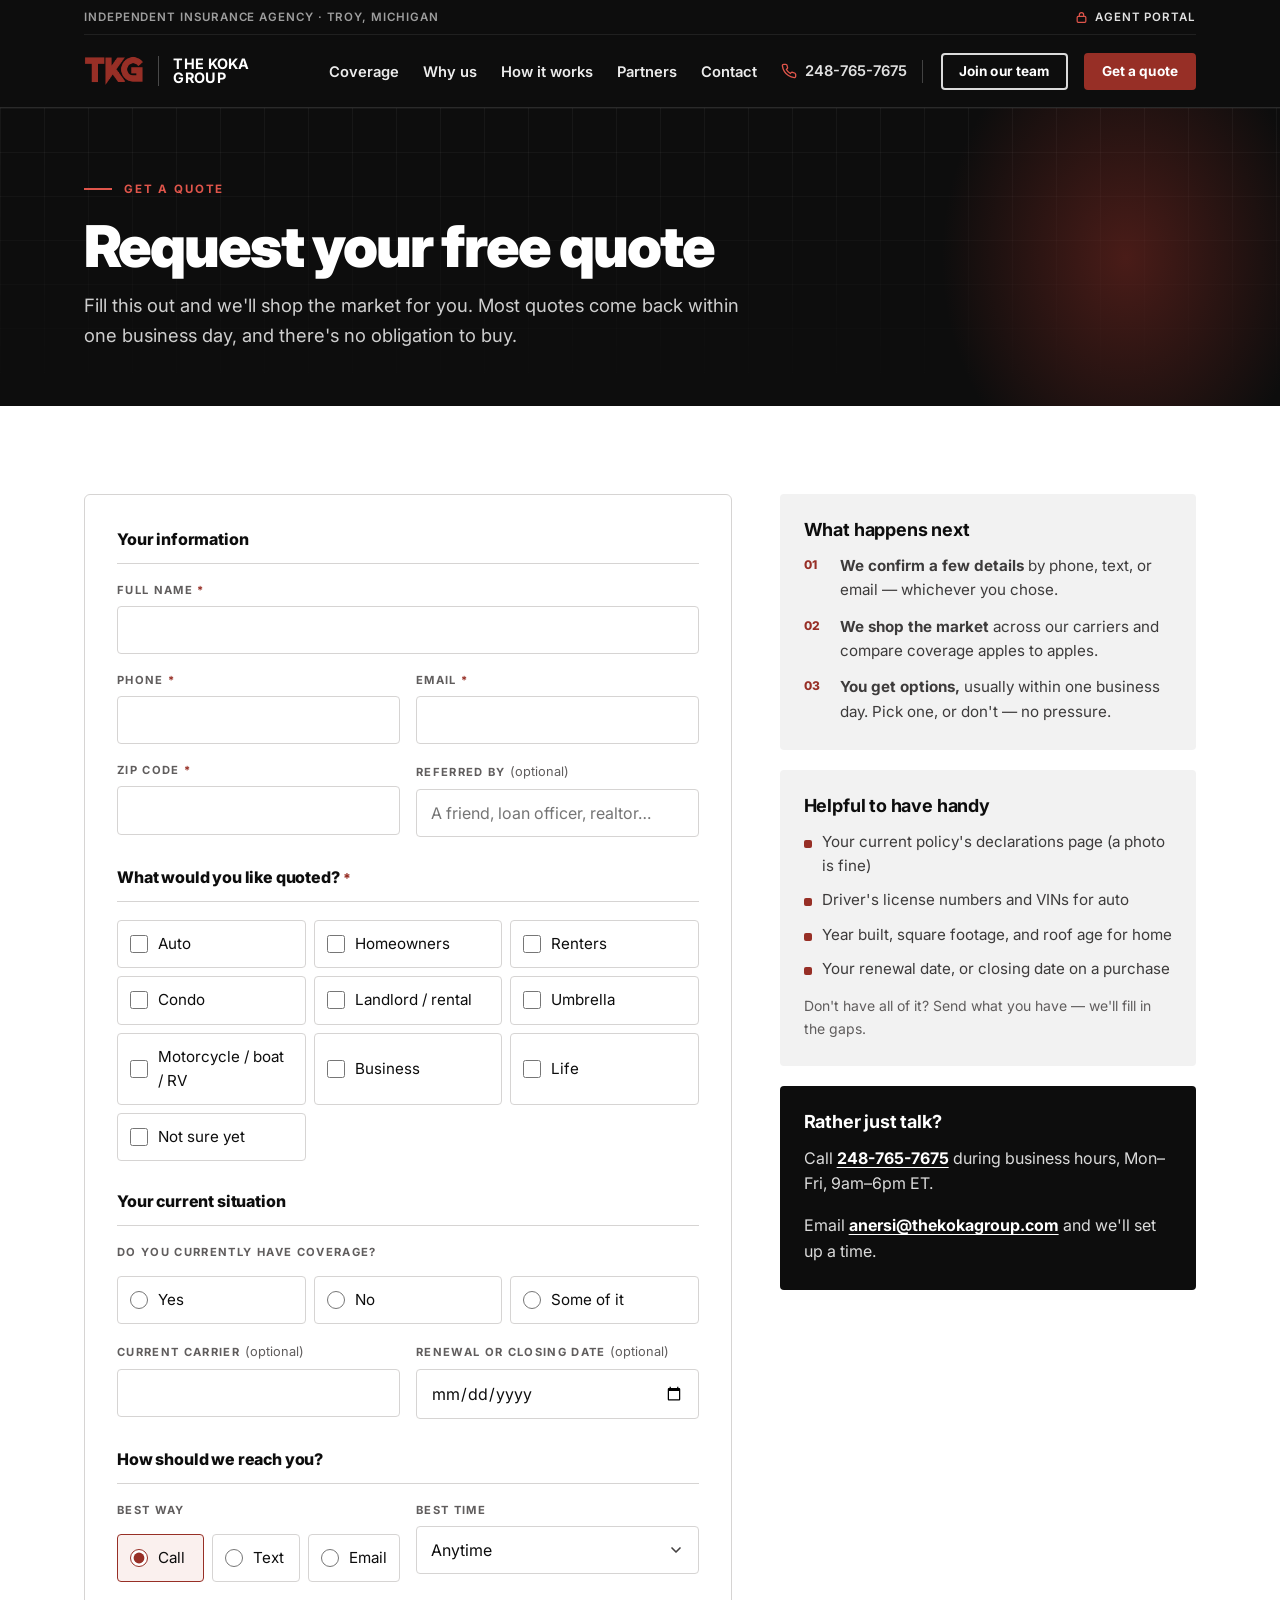
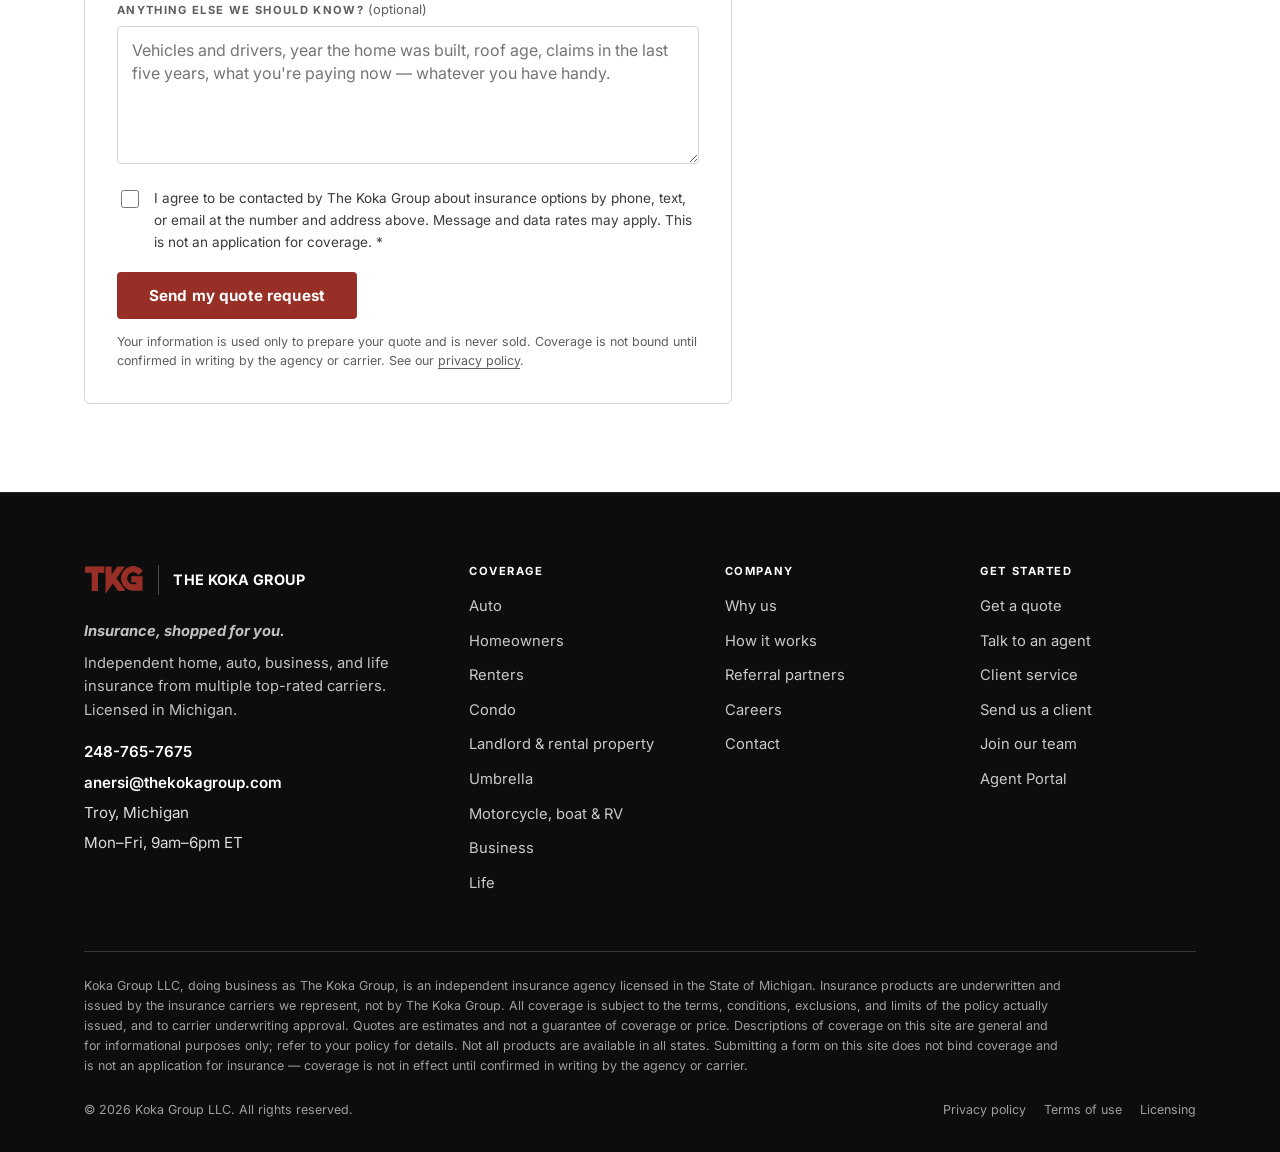
<file: quote.html>
<!DOCTYPE html>
<html lang="en">
<head>
  <meta charset="utf-8">
  <meta name="viewport" content="width=device-width, initial-scale=1">
  <title>Get a Quote · The Koka Group</title>
  <meta name="description" content="Request a free, no-obligation insurance quote from The Koka Group. We shop multiple carriers for home, auto, renters, condo, landlord, umbrella, business, and life insurance in Michigan.">
  <meta name="theme-color" content="#0d0d0d">
  <link rel="canonical" href="https://www.thekokagroup.com/quote.html">
  <meta property="og:type" content="website">
  <meta property="og:site_name" content="The Koka Group">
  <meta property="og:title" content="Get a Quote · The Koka Group">
  <meta property="og:description" content="Request a free, no-obligation insurance quote from The Koka Group. We shop multiple carriers for home, auto, renters, condo, landlord, umbrella, business, and life insurance in Michigan.">
  <meta property="og:url" content="https://www.thekokagroup.com/quote.html">
  <meta property="og:image" content="https://www.thekokagroup.com/assets/img/og-image.png">
  <meta property="og:image:width" content="1200">
  <meta property="og:image:height" content="630">
  <meta property="og:image:alt" content="TKG — The Koka Group, insurance agency in Troy, Michigan">
  <meta name="twitter:card" content="summary_large_image">
  <meta name="twitter:title" content="Get a Quote · The Koka Group">
  <meta name="twitter:description" content="Request a free, no-obligation insurance quote from The Koka Group. We shop multiple carriers for home, auto, renters, condo, landlord, umbrella, business, and life insurance in Michigan.">
  <meta name="twitter:image" content="https://www.thekokagroup.com/assets/img/og-image.png">
  <link rel="icon" href="favicon.ico?v=20260912b" sizes="16x16 32x32 48x48 64x64">
  <link rel="icon" href="assets/img/favicon-32.png?v=20260912b" type="image/png" sizes="32x32">
  <link rel="icon" href="assets/img/favicon-48.png?v=20260912b" type="image/png" sizes="48x48">
  <link rel="icon" href="assets/img/icon-192.png?v=20260912b" type="image/png" sizes="192x192">
  <link rel="apple-touch-icon" href="assets/img/apple-touch-icon.png?v=20260912b">
  <link rel="manifest" href="site.webmanifest?v=20260912b">
  <link rel="preconnect" href="https://fonts.googleapis.com">
  <link rel="preconnect" href="https://fonts.gstatic.com" crossorigin>
  <link href="https://fonts.googleapis.com/css2?family=Inter:ital,wght@0,400;0,500;0,600;0,700;0,800;0,900;1,700&family=Montserrat:wght@900&display=swap" rel="stylesheet">
  <link rel="stylesheet" href="assets/css/styles.css">
  <script type="application/ld+json">
  {
    "@context": "https://schema.org",
    "@type": "InsuranceAgency",
    "name": "The Koka Group",
    "alternateName": ["TKG", "Koka Group LLC"],
    "url": "https://www.thekokagroup.com/",
    "logo": "https://www.thekokagroup.com/assets/img/icon-512.png",
    "image": "https://www.thekokagroup.com/assets/img/og-image.png",
    "telephone": "+1-248-765-7675",
    "email": "anersi@thekokagroup.com",
    "description": "Request a free, no-obligation insurance quote from The Koka Group. We shop multiple carriers for home, auto, renters, condo, landlord, umbrella, business, and life insurance in Michigan.",
    "address": { "@type": "PostalAddress", "addressLocality": "Troy", "addressRegion": "MI", "addressCountry": "US" },
    "areaServed": { "@type": "State", "name": "Michigan" },
    "openingHours": "Mo-Fr 09:00-18:00",
    "priceRange": "Free quotes"
  }
  </script>
</head>
<body>
<a class="skip-link" href="#main">Skip to content</a>
<header class="site-header">
  <div class="container">
    <div class="topbar">
      <span class="topbar__left">Independent insurance agency · Troy, Michigan</span>
      <a class="topbar__link" href="portal.html"><svg viewBox="0 0 24 24" aria-hidden="true"><rect x="4" y="10" width="16" height="11" rx="2"/><path d="M8 10V7a4 4 0 0 1 8 0v3"/></svg>Agent Portal</a>
    </div>
    <nav class="nav" aria-label="Primary">
      <a class="brand" href="index.html" aria-label="The Koka Group — home">
        <img class="brand__logo" src="assets/img/logo.png?v=20260912b" alt="TKG" width="1600" height="794">
        <span class="brand__text"><span>The Koka Group</span></span>
      </a>
      <ul class="nav__links">
          <li><a href="index.html#coverage">Coverage</a></li>
          <li><a href="index.html#why-us">Why us</a></li>
          <li><a href="index.html#how-it-works">How it works</a></li>
          <li><a href="index.html#partners">Partners</a></li>
          <li><a href="contact.html">Contact</a></li>
      </ul>
      <div class="nav__cta">
        <a class="nav__phone" href="tel:" data-phone-wrap hidden><svg viewBox="0 0 24 24" fill="none" stroke="currentColor" stroke-width="2" stroke-linecap="round" stroke-linejoin="round" aria-hidden="true"><path d="M22 16.9v3a2 2 0 0 1-2.2 2 19.8 19.8 0 0 1-8.6-3.1 19.5 19.5 0 0 1-6-6A19.8 19.8 0 0 1 2.1 4.2 2 2 0 0 1 4.1 2h3a2 2 0 0 1 2 1.7c.1.9.4 1.8.7 2.6a2 2 0 0 1-.5 2.1L8 9.7a16 16 0 0 0 6 6l1.3-1.3a2 2 0 0 1 2.1-.4c.8.3 1.7.5 2.6.7a2 2 0 0 1 1.7 2z"/></svg><span data-phone>Call us</span></a>
        <a class="btn btn--outline-white btn--sm nav__secondary" href="careers.html">Join our team</a>
        <a class="btn btn--red btn--sm" href="quote.html">Get a quote</a>
        <button class="nav-toggle" type="button" aria-expanded="false" aria-controls="mobile-menu" aria-label="Open menu">
          <svg class="icon-menu" viewBox="0 0 24 24" fill="none" stroke="currentColor" stroke-width="2.4" stroke-linecap="round" aria-hidden="true"><path d="M3 6h18M3 12h18M3 18h18"/></svg>
          <svg class="icon-close" viewBox="0 0 24 24" fill="none" stroke="currentColor" stroke-width="2.4" stroke-linecap="round" aria-hidden="true"><path d="M5 5l14 14M19 5L5 19"/></svg>
        </button>
      </div>
    </nav>
    <div class="mobile-menu" id="mobile-menu">
      <ul>
          <li><a href="index.html#coverage">Coverage</a></li>
          <li><a href="index.html#why-us">Why us</a></li>
          <li><a href="index.html#how-it-works">How it works</a></li>
          <li><a href="index.html#partners">Partners</a></li>
          <li><a href="contact.html">Contact</a></li>
          <li><a href="quote.html">Get a quote</a></li>
          <li><a href="careers.html">Join our team</a></li>
          <li><a href="portal.html">Agent Portal</a></li>
          <li data-phone-wrap hidden><a href="tel:" data-phone>Call us</a></li>
      </ul>
      <div class="btn-row">
        <a class="btn btn--red" href="quote.html">Get a quote</a>
        <a class="btn btn--outline-white" href="contact.html">Contact us</a>
      </div>
    </div>
  </div>
</header>
<main id="main">
<section class="page-head">
  <div class="container">
    <span class="eyebrow">Get a quote</span>
    <h1>Request your free quote</h1>
    <p class="lead">Fill this out and we'll shop the market for you. Most quotes come back within one business day, and there's no obligation to buy.</p>
  </div>
</section>

<section class="section">
  <div class="container">
    <div class="split split--sidebar">
      <div>
        <form class="form-card form-card--flat" id="quote-form" data-koka-form action="https://formsubmit.co/anersi@thekokagroup.com" method="POST">
          <input type="hidden" name="_subject" value="New detailed quote request — The Koka Group website">
          <input type="hidden" name="_template" value="table">
          <input type="hidden" name="_next" value="thanks.html">
          <input type="hidden" name="form_name" value="Detailed quote request">
          <div class="honey" aria-hidden="true"><label>Leave this field empty <input type="text" name="_honey" tabindex="-1" autocomplete="off"></label></div>

          <p class="form-note" data-partner-note hidden style="margin: 0 0 20px; padding: 12px 14px; background: var(--red-tint-2); border-radius: 4px; color: var(--ink);"><strong>Referral partners:</strong> put your name and company in the "Referred by" field and we'll keep you posted on your client's quote.</p>

          <fieldset class="fieldset">
            <legend class="fieldset__legend">Your information</legend>
            <div class="form-grid">
              <div class="field full">
                <label for="q-name">Full name <span class="req" aria-hidden="true">*</span></label>
                <input id="q-name" name="name" type="text" autocomplete="name" required>
              </div>
              <div class="field">
                <label for="q-phone">Phone <span class="req" aria-hidden="true">*</span></label>
                <input id="q-phone" name="phone" type="tel" autocomplete="tel" inputmode="tel" required>
              </div>
              <div class="field">
                <label for="q-email">Email <span class="req" aria-hidden="true">*</span></label>
                <input id="q-email" name="email" type="email" autocomplete="email" required>
              </div>
              <div class="field">
                <label for="q-zip">ZIP code <span class="req" aria-hidden="true">*</span></label>
                <input id="q-zip" name="zip" type="text" inputmode="numeric" autocomplete="postal-code" pattern="[0-9]{5}(-[0-9]{4})?" title="Five-digit ZIP code" required>
              </div>
              <div class="field">
                <label for="q-referred">Referred by <span class="hint">(optional)</span></label>
                <input id="q-referred" name="referred_by" type="text" placeholder="A friend, loan officer, realtor…">
              </div>
            </div>
          </fieldset>

          <fieldset class="fieldset" style="margin-top: 28px;">
            <legend class="fieldset__legend">What would you like quoted? <span class="req" aria-hidden="true">*</span></legend>
            <div class="choice-grid choice-grid--3">
              <label class="choice"><input type="checkbox" name="coverage[]" value="auto"> Auto</label>
              <label class="choice"><input type="checkbox" name="coverage[]" value="home"> Homeowners</label>
              <label class="choice"><input type="checkbox" name="coverage[]" value="renters"> Renters</label>
              <label class="choice"><input type="checkbox" name="coverage[]" value="condo"> Condo</label>
              <label class="choice"><input type="checkbox" name="coverage[]" value="landlord"> Landlord / rental</label>
              <label class="choice"><input type="checkbox" name="coverage[]" value="umbrella"> Umbrella</label>
              <label class="choice"><input type="checkbox" name="coverage[]" value="toys"> Motorcycle / boat / RV</label>
              <label class="choice"><input type="checkbox" name="coverage[]" value="business"> Business</label>
              <label class="choice"><input type="checkbox" name="coverage[]" value="life"> Life</label>
              <label class="choice"><input type="checkbox" name="coverage[]" value="not-sure"> Not sure yet</label>
            </div>
            <p class="form-status form-status--error" data-coverage-error role="alert" hidden style="margin-top: 10px;">Please pick at least one.</p>
          </fieldset>

          <fieldset class="fieldset" style="margin-top: 28px;">
            <legend class="fieldset__legend">Your current situation</legend>
            <div class="form-grid">
              <div class="field full">
                <span class="choice-label" id="q-insured-label">Do you currently have coverage?</span>
                <span class="choice-grid choice-grid--3" role="radiogroup" aria-labelledby="q-insured-label">
                    <label class="choice"><input type="radio" name="currently_insured" value="Yes"> Yes</label>
                    <label class="choice"><input type="radio" name="currently_insured" value="No"> No</label>
                    <label class="choice"><input type="radio" name="currently_insured" value="Some of it"> Some of it</label>
                  </span>
              </div>
              <div class="field">
                <label for="q-carrier">Current carrier <span class="hint">(optional)</span></label>
                <input id="q-carrier" name="current_carrier" type="text" autocomplete="off">
              </div>
              <div class="field">
                <label for="q-date">Renewal or closing date <span class="hint">(optional)</span></label>
                <input id="q-date" name="renewal_or_closing_date" type="date">
              </div>
            </div>
          </fieldset>

          <fieldset class="fieldset" style="margin-top: 28px;">
            <legend class="fieldset__legend">How should we reach you?</legend>
            <div class="form-grid">
              <div class="field">
                <span class="choice-label" id="q-method-label">Best way</span>
                <span class="choice-grid choice-grid--3" role="radiogroup" aria-labelledby="q-method-label">
                  <label class="choice"><input type="radio" name="contact_method" value="Call" checked> Call</label>
                  <label class="choice"><input type="radio" name="contact_method" value="Text"> Text</label>
                  <label class="choice"><input type="radio" name="contact_method" value="Email"> Email</label>
                </span>
              </div>
              <div class="field">
                <label for="q-time">Best time</label>
                <select id="q-time" name="best_time">
                  <option value="Anytime" selected>Anytime</option>
                  <option value="Morning">Morning</option>
                  <option value="Afternoon">Afternoon</option>
                  <option value="Evening">Evening</option>
                </select>
              </div>
              <div class="field full">
                <label for="q-msg">Anything else we should know? <span class="hint">(optional)</span></label>
                <textarea id="q-msg" name="message" rows="5" placeholder="Vehicles and drivers, year the home was built, roof age, claims in the last five years, what you're paying now — whatever you have handy."></textarea>
              </div>
            </div>
          </fieldset>

          <div class="form-actions">
            <label class="consent" style="margin-bottom: 18px;">
              <input type="checkbox" name="consent" value="Agreed" required>
              <span>I agree to be contacted by The Koka Group about insurance options by phone, text, or email at the number and address above. Message and data rates may apply. This is not an application for coverage. <span class="req" aria-hidden="true">*</span></span>
            </label>
            <button class="btn btn--red" type="submit" style="min-width: 240px;">Send my quote request</button>
            <p class="form-status" role="status" aria-live="polite"></p>
            <p class="form-note">Your information is used only to prepare your quote and is never sold. Coverage is not bound until confirmed in writing by the agency or carrier. See our <a class="text-link" href="privacy.html">privacy policy</a>.</p>
          </div>
        </form>
        <div class="form-success" id="quote-form-success" hidden>
          <h3>Got it — we're shopping it now.</h3>
          <p>We'll reach out within one business day with options. If there's a closing date or renewal coming up fast, email <a class="text-link" href="mailto:anersi@thekokagroup.com" data-email>anersi@thekokagroup.com</a> and we'll move it to the front of the line.</p>
        </div>
      </div>

      <aside class="sidebar" aria-label="What to expect">
        <div class="sidebar-card">
          <h2 class="sidebar-card__title">What happens next</h2>
          <ol>
            <li><strong>We confirm a few details</strong> by phone, text, or email — whichever you chose.</li>
            <li><strong>We shop the market</strong> across our carriers and compare coverage apples to apples.</li>
            <li><strong>You get options,</strong> usually within one business day. Pick one, or don't — no pressure.</li>
          </ol>
        </div>
        <div class="sidebar-card">
          <h2 class="sidebar-card__title">Helpful to have handy</h2>
          <ul>
            <li>Your current policy's declarations page (a photo is fine)</li>
            <li>Driver's license numbers and VINs for auto</li>
            <li>Year built, square footage, and roof age for home</li>
            <li>Your renewal date, or closing date on a purchase</li>
          </ul>
          <p class="small muted" style="margin-top: 14px;">Don't have all of it? Send what you have — we'll fill in the gaps.</p>
        </div>
        <div class="sidebar-card sidebar-card--ink">
          <h2 class="sidebar-card__title">Rather just talk?</h2>
          <p data-phone-wrap hidden>Call <a href="tel:" data-phone>us</a> during business hours, <span data-hours>Mon–Fri, 9am–6pm ET</span>.</p>
          <p>Email <a href="mailto:anersi@thekokagroup.com" data-email>anersi@thekokagroup.com</a> and we'll set up a time.</p>
        </div>
      </aside>
    </div>
  </div>
</section>
</main>
<footer class="site-footer">
  <div class="container">
    <div class="footer-grid">
      <div class="footer-brand">
        <a class="brand" href="index.html" aria-label="The Koka Group — home">
        <img class="brand__logo" src="assets/img/logo.png?v=20260912b" alt="TKG" width="1600" height="794">
        <span class="brand__text"><span>The Koka Group</span></span>
      </a>
        <p class="footer-brand__tag">Insurance, shopped for you.</p>
        <p>Independent home, auto, business, and life insurance from multiple top-rated carriers. Licensed in Michigan.</p>
        <div class="footer-contact">
          <span data-phone-wrap hidden><a href="tel:" data-phone>Call us</a></span>
          <a href="mailto:anersi@thekokagroup.com" data-email>anersi@thekokagroup.com</a>
          <span data-location>Troy, Michigan</span>
          <span data-hours>Mon–Fri, 9am–6pm ET</span>
        </div>
      </div>
      <div class="footer-col">
        <h4>Coverage</h4>
        <ul>
          <li><a href="quote.html?type=auto">Auto</a></li>
          <li><a href="quote.html?type=home">Homeowners</a></li>
          <li><a href="quote.html?type=renters">Renters</a></li>
          <li><a href="quote.html?type=condo">Condo</a></li>
          <li><a href="quote.html?type=landlord">Landlord &amp; rental property</a></li>
          <li><a href="quote.html?type=umbrella">Umbrella</a></li>
          <li><a href="quote.html?type=toys">Motorcycle, boat &amp; RV</a></li>
          <li><a href="quote.html?type=business">Business</a></li>
          <li><a href="quote.html?type=life">Life</a></li>
        </ul>
      </div>
      <div class="footer-col">
        <h4>Company</h4>
        <ul>
          <li><a href="index.html#why-us">Why us</a></li>
          <li><a href="index.html#how-it-works">How it works</a></li>
          <li><a href="index.html#partners">Referral partners</a></li>
          <li><a href="careers.html">Careers</a></li>
          <li><a href="contact.html">Contact</a></li>
        </ul>
      </div>
      <div class="footer-col">
        <h4>Get started</h4>
        <ul>
          <li><a href="quote.html">Get a quote</a></li>
          <li><a href="contact.html">Talk to an agent</a></li>
          <li><a href="contact.html#service">Client service</a></li>
          <li><a href="contact.html#partners">Send us a client</a></li>
          <li><a href="careers.html">Join our team</a></li>
          <li><a href="portal.html">Agent Portal</a></li>
        </ul>
      </div>
    </div>
    <div class="footer-legal">
      <p>Koka Group LLC, doing business as The Koka Group, is an independent insurance agency licensed in the State of Michigan. Insurance products are underwritten and issued by the insurance carriers we represent, not by The Koka Group. All coverage is subject to the terms, conditions, exclusions, and limits of the policy actually issued, and to carrier underwriting approval. Quotes are estimates and not a guarantee of coverage or price. Descriptions of coverage on this site are general and for informational purposes only; refer to your policy for details. Not all products are available in all states. Submitting a form on this site does not bind coverage and is not an application for insurance — coverage is not in effect until confirmed in writing by the agency or carrier.</p>
    </div>
    <div class="footer-bottom">
      <span>© <span data-year>2026</span> Koka Group LLC. All rights reserved.</span>
      <ul>
        <li><a href="privacy.html">Privacy policy</a></li>
        <li><a href="privacy.html#terms">Terms of use</a></li>
        <li><a href="privacy.html#licensing">Licensing</a></li>
      </ul>
    </div>
  </div>
</footer>
<script src="assets/js/config.js"></script>
<script src="assets/js/main.js"></script>
</body>
</html>
</file>
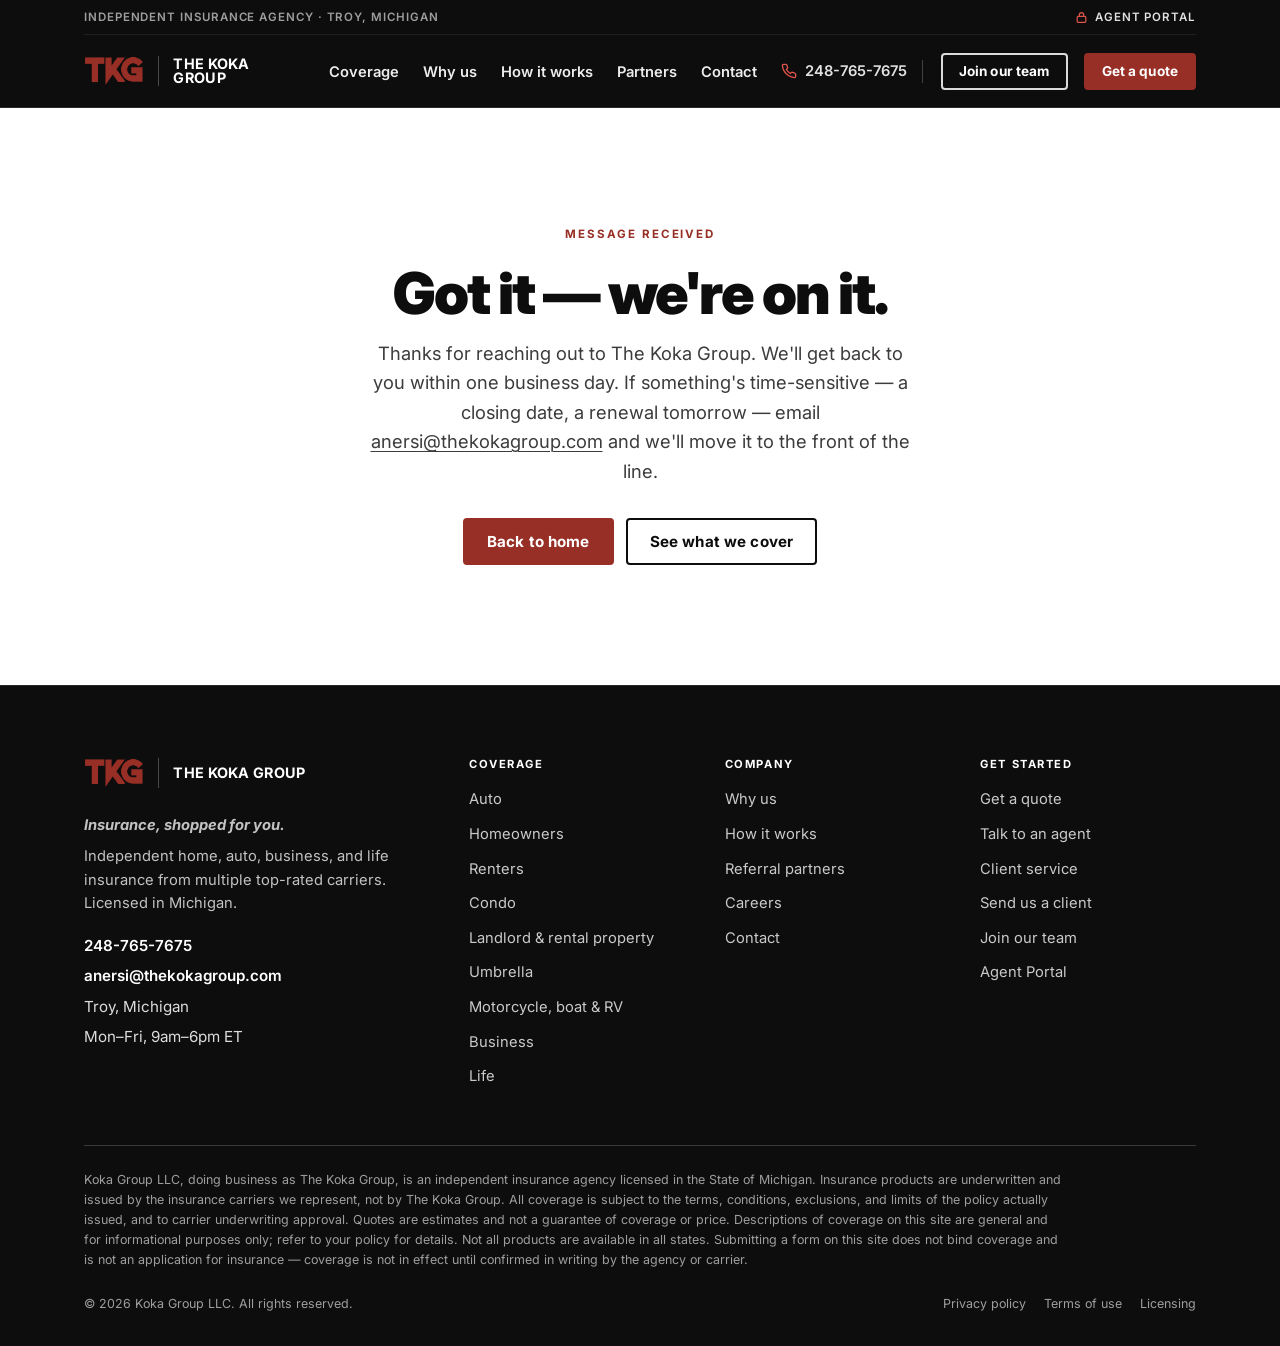
<file: thanks.html>
<!DOCTYPE html>
<html lang="en">
<head>
  <meta charset="utf-8">
  <meta name="viewport" content="width=device-width, initial-scale=1">
  <title>Thanks · The Koka Group</title>
  <meta name="description" content="We received your message and will be in touch shortly.">
  <meta name="robots" content="noindex">
  <meta name="theme-color" content="#0d0d0d">
  <link rel="canonical" href="https://www.thekokagroup.com/thanks.html">
  <meta property="og:type" content="website">
  <meta property="og:site_name" content="The Koka Group">
  <meta property="og:title" content="Thanks · The Koka Group">
  <meta property="og:description" content="We received your message and will be in touch shortly.">
  <meta property="og:url" content="https://www.thekokagroup.com/thanks.html">
  <meta property="og:image" content="https://www.thekokagroup.com/assets/img/og-image.png">
  <meta property="og:image:width" content="1200">
  <meta property="og:image:height" content="630">
  <meta property="og:image:alt" content="TKG — The Koka Group, insurance agency in Troy, Michigan">
  <meta name="twitter:card" content="summary_large_image">
  <meta name="twitter:title" content="Thanks · The Koka Group">
  <meta name="twitter:description" content="We received your message and will be in touch shortly.">
  <meta name="twitter:image" content="https://www.thekokagroup.com/assets/img/og-image.png">
  <link rel="icon" href="favicon.ico?v=20260912b" sizes="16x16 32x32 48x48 64x64">
  <link rel="icon" href="assets/img/favicon-32.png?v=20260912b" type="image/png" sizes="32x32">
  <link rel="icon" href="assets/img/favicon-48.png?v=20260912b" type="image/png" sizes="48x48">
  <link rel="icon" href="assets/img/icon-192.png?v=20260912b" type="image/png" sizes="192x192">
  <link rel="apple-touch-icon" href="assets/img/apple-touch-icon.png?v=20260912b">
  <link rel="manifest" href="site.webmanifest?v=20260912b">
  <link rel="preconnect" href="https://fonts.googleapis.com">
  <link rel="preconnect" href="https://fonts.gstatic.com" crossorigin>
  <link href="https://fonts.googleapis.com/css2?family=Inter:ital,wght@0,400;0,500;0,600;0,700;0,800;0,900;1,700&family=Montserrat:wght@900&display=swap" rel="stylesheet">
  <link rel="stylesheet" href="assets/css/styles.css">
  <script type="application/ld+json">
  {
    "@context": "https://schema.org",
    "@type": "InsuranceAgency",
    "name": "The Koka Group",
    "alternateName": ["TKG", "Koka Group LLC"],
    "url": "https://www.thekokagroup.com/",
    "logo": "https://www.thekokagroup.com/assets/img/icon-512.png",
    "image": "https://www.thekokagroup.com/assets/img/og-image.png",
    "telephone": "+1-248-765-7675",
    "email": "anersi@thekokagroup.com",
    "description": "We received your message and will be in touch shortly.",
    "address": { "@type": "PostalAddress", "addressLocality": "Troy", "addressRegion": "MI", "addressCountry": "US" },
    "areaServed": { "@type": "State", "name": "Michigan" },
    "openingHours": "Mo-Fr 09:00-18:00",
    "priceRange": "Free quotes"
  }
  </script>
</head>
<body>
<a class="skip-link" href="#main">Skip to content</a>
<header class="site-header">
  <div class="container">
    <div class="topbar">
      <span class="topbar__left">Independent insurance agency · Troy, Michigan</span>
      <a class="topbar__link" href="portal.html"><svg viewBox="0 0 24 24" aria-hidden="true"><rect x="4" y="10" width="16" height="11" rx="2"/><path d="M8 10V7a4 4 0 0 1 8 0v3"/></svg>Agent Portal</a>
    </div>
    <nav class="nav" aria-label="Primary">
      <a class="brand" href="index.html" aria-label="The Koka Group — home">
        <img class="brand__logo" src="assets/img/logo.png?v=20260912b" alt="TKG" width="1600" height="794">
        <span class="brand__text"><span>The Koka Group</span></span>
      </a>
      <ul class="nav__links">
          <li><a href="index.html#coverage">Coverage</a></li>
          <li><a href="index.html#why-us">Why us</a></li>
          <li><a href="index.html#how-it-works">How it works</a></li>
          <li><a href="index.html#partners">Partners</a></li>
          <li><a href="contact.html">Contact</a></li>
      </ul>
      <div class="nav__cta">
        <a class="nav__phone" href="tel:" data-phone-wrap hidden><svg viewBox="0 0 24 24" fill="none" stroke="currentColor" stroke-width="2" stroke-linecap="round" stroke-linejoin="round" aria-hidden="true"><path d="M22 16.9v3a2 2 0 0 1-2.2 2 19.8 19.8 0 0 1-8.6-3.1 19.5 19.5 0 0 1-6-6A19.8 19.8 0 0 1 2.1 4.2 2 2 0 0 1 4.1 2h3a2 2 0 0 1 2 1.7c.1.9.4 1.8.7 2.6a2 2 0 0 1-.5 2.1L8 9.7a16 16 0 0 0 6 6l1.3-1.3a2 2 0 0 1 2.1-.4c.8.3 1.7.5 2.6.7a2 2 0 0 1 1.7 2z"/></svg><span data-phone>Call us</span></a>
        <a class="btn btn--outline-white btn--sm nav__secondary" href="careers.html">Join our team</a>
        <a class="btn btn--red btn--sm" href="quote.html">Get a quote</a>
        <button class="nav-toggle" type="button" aria-expanded="false" aria-controls="mobile-menu" aria-label="Open menu">
          <svg class="icon-menu" viewBox="0 0 24 24" fill="none" stroke="currentColor" stroke-width="2.4" stroke-linecap="round" aria-hidden="true"><path d="M3 6h18M3 12h18M3 18h18"/></svg>
          <svg class="icon-close" viewBox="0 0 24 24" fill="none" stroke="currentColor" stroke-width="2.4" stroke-linecap="round" aria-hidden="true"><path d="M5 5l14 14M19 5L5 19"/></svg>
        </button>
      </div>
    </nav>
    <div class="mobile-menu" id="mobile-menu">
      <ul>
          <li><a href="index.html#coverage">Coverage</a></li>
          <li><a href="index.html#why-us">Why us</a></li>
          <li><a href="index.html#how-it-works">How it works</a></li>
          <li><a href="index.html#partners">Partners</a></li>
          <li><a href="contact.html">Contact</a></li>
          <li><a href="quote.html">Get a quote</a></li>
          <li><a href="careers.html">Join our team</a></li>
          <li><a href="portal.html">Agent Portal</a></li>
          <li data-phone-wrap hidden><a href="tel:" data-phone>Call us</a></li>
      </ul>
      <div class="btn-row">
        <a class="btn btn--red" href="quote.html">Get a quote</a>
        <a class="btn btn--outline-white" href="contact.html">Contact us</a>
      </div>
    </div>
  </div>
</header>
<main id="main">
<section class="center-page">
  <div class="container">
    <span class="eyebrow eyebrow--plain">Message received</span>
    <h1>Got it — we're on it.</h1>
    <p class="lead">Thanks for reaching out to The Koka Group. We'll get back to you within one business day. If something's time-sensitive — a closing date, a renewal tomorrow — email <a class="text-link" href="mailto:anersi@thekokagroup.com" data-email>anersi@thekokagroup.com</a> and we'll move it to the front of the line.</p>
    <div class="btn-row">
      <a class="btn btn--red" href="index.html">Back to home</a>
      <a class="btn btn--outline" href="index.html#coverage">See what we cover</a>
    </div>
  </div>
</section>
</main>
<footer class="site-footer">
  <div class="container">
    <div class="footer-grid">
      <div class="footer-brand">
        <a class="brand" href="index.html" aria-label="The Koka Group — home">
        <img class="brand__logo" src="assets/img/logo.png?v=20260912b" alt="TKG" width="1600" height="794">
        <span class="brand__text"><span>The Koka Group</span></span>
      </a>
        <p class="footer-brand__tag">Insurance, shopped for you.</p>
        <p>Independent home, auto, business, and life insurance from multiple top-rated carriers. Licensed in Michigan.</p>
        <div class="footer-contact">
          <span data-phone-wrap hidden><a href="tel:" data-phone>Call us</a></span>
          <a href="mailto:anersi@thekokagroup.com" data-email>anersi@thekokagroup.com</a>
          <span data-location>Troy, Michigan</span>
          <span data-hours>Mon–Fri, 9am–6pm ET</span>
        </div>
      </div>
      <div class="footer-col">
        <h4>Coverage</h4>
        <ul>
          <li><a href="quote.html?type=auto">Auto</a></li>
          <li><a href="quote.html?type=home">Homeowners</a></li>
          <li><a href="quote.html?type=renters">Renters</a></li>
          <li><a href="quote.html?type=condo">Condo</a></li>
          <li><a href="quote.html?type=landlord">Landlord &amp; rental property</a></li>
          <li><a href="quote.html?type=umbrella">Umbrella</a></li>
          <li><a href="quote.html?type=toys">Motorcycle, boat &amp; RV</a></li>
          <li><a href="quote.html?type=business">Business</a></li>
          <li><a href="quote.html?type=life">Life</a></li>
        </ul>
      </div>
      <div class="footer-col">
        <h4>Company</h4>
        <ul>
          <li><a href="index.html#why-us">Why us</a></li>
          <li><a href="index.html#how-it-works">How it works</a></li>
          <li><a href="index.html#partners">Referral partners</a></li>
          <li><a href="careers.html">Careers</a></li>
          <li><a href="contact.html">Contact</a></li>
        </ul>
      </div>
      <div class="footer-col">
        <h4>Get started</h4>
        <ul>
          <li><a href="quote.html">Get a quote</a></li>
          <li><a href="contact.html">Talk to an agent</a></li>
          <li><a href="contact.html#service">Client service</a></li>
          <li><a href="contact.html#partners">Send us a client</a></li>
          <li><a href="careers.html">Join our team</a></li>
          <li><a href="portal.html">Agent Portal</a></li>
        </ul>
      </div>
    </div>
    <div class="footer-legal">
      <p>Koka Group LLC, doing business as The Koka Group, is an independent insurance agency licensed in the State of Michigan. Insurance products are underwritten and issued by the insurance carriers we represent, not by The Koka Group. All coverage is subject to the terms, conditions, exclusions, and limits of the policy actually issued, and to carrier underwriting approval. Quotes are estimates and not a guarantee of coverage or price. Descriptions of coverage on this site are general and for informational purposes only; refer to your policy for details. Not all products are available in all states. Submitting a form on this site does not bind coverage and is not an application for insurance — coverage is not in effect until confirmed in writing by the agency or carrier.</p>
    </div>
    <div class="footer-bottom">
      <span>© <span data-year>2026</span> Koka Group LLC. All rights reserved.</span>
      <ul>
        <li><a href="privacy.html">Privacy policy</a></li>
        <li><a href="privacy.html#terms">Terms of use</a></li>
        <li><a href="privacy.html#licensing">Licensing</a></li>
      </ul>
    </div>
  </div>
</footer>
<script src="assets/js/config.js"></script>
<script src="assets/js/main.js"></script>
</body>
</html>
</file>
<file: assets/css/styles.css>
/* ==========================================================================
   The Koka Group — site styles
   Brand: red #eb2f13 · ink #1f1d1c · charcoal #444141 · tile gray #e9e8e8
   Type:  Inter (heavy headings, letter-spaced caps labels)
   ========================================================================== */

:root {
  --red: #972f26;           /* exact brand red sampled from the logo file */
  --red-hover: #7f271f;
  --red-deep: #972f26;
  --red-soft: #e0554b;      /* red text on black */
  --red-tint: #f3dcd9;
  --red-tint-2: #faf0ee;

  --ink: #0d0d0d;           /* brand black (logo background) */
  --charcoal: #3d3b3b;
  --g600: #605d5d;
  --g500: #7c7979;
  --g400: #a5a5a5;
  --g300: #d6d4d3;
  --g200: #e9e8e8;
  --g100: #f2f2f2;
  --g50:  #f8f8f7;
  --white: #ffffff;

  --font: "Inter", "Helvetica Neue", Helvetica, Arial, sans-serif;
  --font-logo: "Montserrat", "Inter", "Arial Black", sans-serif;
  --container: 1160px;
  --gutter: 24px;
  --radius: 4px;
  --shadow: 0 18px 40px -22px rgba(31, 29, 28, 0.35);
  --nav-h: 72px;
}

/* ---------- Reset & base ---------- */
*, *::before, *::after { box-sizing: border-box; }
html { scroll-behavior: smooth; -webkit-text-size-adjust: 100%; }
[id] { scroll-margin-top: calc(var(--nav-h) + 16px); }
body {
  margin: 0;
  font-family: var(--font);
  font-size: 16px;
  line-height: 1.6;
  color: var(--ink);
  background: var(--white);
  -webkit-font-smoothing: antialiased;
  -moz-osx-font-smoothing: grayscale;
}
img, svg { max-width: 100%; display: block; }
a { color: inherit; text-decoration: none; }
p { margin: 0 0 1em; }
p:last-child { margin-bottom: 0; }
ul, ol { margin: 0; padding: 0; }
button, input, select, textarea { font: inherit; color: inherit; }
h1, h2, h3, h4 { margin: 0; line-height: 1.1; font-weight: 800; letter-spacing: -0.02em; }
h1 { font-size: clamp(2.5rem, 5.6vw, 4.4rem); font-weight: 900; letter-spacing: -0.035em; line-height: 1.02; }
h2 { font-size: clamp(1.75rem, 3.2vw, 2.5rem); }
h3 { font-size: 1.125rem; font-weight: 700; letter-spacing: -0.01em; }
em { font-style: italic; }
strong { font-weight: 700; }
[hidden] { display: none !important; }

.container { width: 100%; max-width: var(--container); margin-inline: auto; padding-inline: var(--gutter); }
.container--narrow { max-width: 860px; }
.section { padding-block: 88px; }
.section--tight { padding-block: 64px; }
.section--flush { padding-block: 0; }
.bg-gray { background: var(--g100); }
.bg-ink { background: var(--ink); color: var(--white); }
.bg-red { background: var(--red); color: var(--white); }

/* Skip link */
.skip-link {
  position: absolute; left: 8px; top: -60px; z-index: 1000;
  background: var(--ink); color: var(--white); padding: 10px 14px; border-radius: var(--radius); font-weight: 600;
}
.skip-link:focus { top: 8px; }

/* Visually hidden */
.sr-only { position: absolute !important; width: 1px; height: 1px; padding: 0; margin: -1px; overflow: hidden; clip: rect(0,0,0,0); white-space: nowrap; border: 0; }

/* ---------- Typographic helpers ---------- */
.eyebrow {
  display: inline-flex; align-items: center; gap: 12px;
  font-size: 0.72rem; font-weight: 700; letter-spacing: 0.16em; text-transform: uppercase;
  color: var(--red-deep);
}
.eyebrow::before { content: ""; width: 28px; height: 2px; background: currentColor; }
.eyebrow--plain::before { display: none; }
.bg-red .eyebrow { color: rgba(255,255,255,0.92); }
.bg-ink .eyebrow, .hero .eyebrow, .page-head .eyebrow { color: var(--red-soft); }
.caps {
  font-size: 0.72rem; font-weight: 700; letter-spacing: 0.14em; text-transform: uppercase; color: var(--g600);
}
.lead { font-size: 1.15rem; line-height: 1.6; color: var(--charcoal); }
.muted { color: var(--g600); }
.small { font-size: 0.875rem; }
.link-arrow { font-weight: 700; color: var(--red-deep); }
.link-arrow::after { content: "\00a0→"; }
.link-arrow:hover { text-decoration: underline; text-underline-offset: 3px; }
.text-link { text-decoration: underline; text-underline-offset: 3px; text-decoration-thickness: 1px; }
.text-link:hover { color: var(--red-deep); }

/* Section header (numbered, with heavy rule — mirrors the brand documents) */
.section-head {
  display: flex; align-items: flex-end; justify-content: space-between; gap: 24px;
  padding-bottom: 18px; margin-bottom: 40px;
  border-bottom: 2px solid var(--ink);
}
.section-head__title { display: flex; align-items: baseline; gap: 16px; }
.section-head__num { font-size: 0.8rem; font-weight: 800; color: var(--red-deep); letter-spacing: 0.06em; }
.section-head__meta { font-size: 0.7rem; font-weight: 700; letter-spacing: 0.14em; text-transform: uppercase; color: var(--g600); text-align: right; }
.bg-ink .section-head { border-bottom-color: rgba(255,255,255,0.35); }
.bg-ink .section-head__num { color: var(--red-soft); }
.bg-ink .section-head__meta { color: rgba(255,255,255,0.7); }
.section-intro { max-width: 720px; margin: -16px 0 40px; color: var(--charcoal); font-size: 1.05rem; }

/* ---------- Buttons ---------- */
.btn {
  display: inline-flex; align-items: center; justify-content: center; gap: 8px;
  padding: 14px 22px; border-radius: var(--radius); border: 2px solid transparent;
  font-weight: 700; font-size: 0.95rem; line-height: 1; letter-spacing: 0.01em;
  cursor: pointer; transition: background .15s ease, color .15s ease, border-color .15s ease, transform .05s ease;
  text-align: center; white-space: nowrap;
}
.btn:active { transform: translateY(1px); }
.btn:focus-visible { outline: 3px solid var(--ink); outline-offset: 2px; }
.btn--red { background: var(--red); color: var(--white); border-color: var(--red); }
.btn--red:hover { background: var(--red-hover); border-color: var(--red-hover); }
.btn--ink { background: var(--ink); color: var(--white); border-color: var(--ink); }
.btn--ink:hover { background: #000; }
.btn--white { background: var(--white); color: var(--ink); border-color: var(--white); }
.btn--white:hover { background: var(--red-tint-2); }
.btn--outline { background: transparent; color: var(--ink); border-color: var(--ink); }
.btn--outline:hover { background: var(--ink); color: var(--white); }
.btn--outline-white { background: transparent; color: var(--white); border-color: rgba(255,255,255,0.85); }
.btn--outline-white:hover { background: var(--white); color: var(--ink); border-color: var(--white); }
.btn--sm { padding: 10px 16px; font-size: 0.85rem; }
.btn--block { width: 100%; }
.bg-red .btn:focus-visible, .bg-ink .btn:focus-visible { outline-color: var(--white); }
.btn-row { display: flex; flex-wrap: wrap; gap: 12px; }

/* ---------- Header / nav ---------- */
.site-header {
  position: sticky; top: 0; z-index: 100;
  background: var(--ink); color: var(--white);
  border-bottom: 1px solid rgba(255,255,255,0.12);
}
.nav { display: flex; align-items: center; justify-content: space-between; gap: 24px; min-height: var(--nav-h); }
.brand { display: inline-flex; align-items: center; gap: 14px; font-weight: 700; letter-spacing: 0.02em; font-size: 0.9rem; line-height: 1; text-transform: uppercase; }
.brand__logo { display: block; height: 30px; width: auto; padding-right: 14px; border-right: 1px solid rgba(255,255,255,0.25); box-sizing: content-box; }
.brand__text { display: flex; flex-direction: column; gap: 4px; }
.brand__sub { font-size: 0.55rem; font-weight: 700; letter-spacing: 0.18em; opacity: 0.85; white-space: nowrap; }
.nav__links { display: flex; align-items: center; gap: 24px; list-style: none; white-space: nowrap; }
.nav__links a { font-weight: 600; font-size: 0.92rem; opacity: 0.92; padding: 6px 0; border-bottom: 2px solid transparent; }
.nav__links a:hover, .nav__links a[aria-current="page"] { opacity: 1; border-bottom-color: rgba(255,255,255,0.9); }
.nav__cta { display: flex; align-items: center; gap: 16px; white-space: nowrap; }
.nav__phone { display: inline-flex; align-items: center; gap: 8px; font-weight: 600; font-size: 0.92rem; color: rgba(255,255,255,0.88); padding-right: 16px; margin-right: 2px; border-right: 1px solid rgba(255,255,255,0.22); }
.nav__phone svg { width: 16px; height: 16px; flex: none; color: var(--red-soft); }
.nav__phone:hover { color: var(--white); text-decoration: underline; text-underline-offset: 3px; }
.nav__secondary { display: inline-flex; }
.nav-toggle {
  display: none; flex: none; background: transparent; border: 2px solid rgba(255,255,255,0.8); color: var(--white);
  border-radius: var(--radius); padding: 8px 10px; cursor: pointer; line-height: 0;
}
.nav-toggle:focus-visible { outline: 3px solid var(--white); outline-offset: 2px; }
.nav-toggle svg { width: 22px; height: 22px; min-width: 22px; flex: none; }
.nav-toggle .icon-close { display: none; }
.nav-toggle[aria-expanded="true"] .icon-menu { display: none; }
.nav-toggle[aria-expanded="true"] .icon-close { display: block; }
.mobile-menu { display: none; }

@media (max-width: 1200px) {
  .brand__sub { display: none; }
  .nav__secondary { display: none; }
}
@media (max-width: 960px) {
  .nav__links, .nav__secondary { display: none; }
  .nav-toggle { display: inline-flex; }
  .nav__phone { display: none; }
  .mobile-menu {
    display: none; border-top: 1px solid rgba(255,255,255,0.25); padding: 12px 0 24px;
  }
  .mobile-menu.is-open { display: block; }
  .mobile-menu ul { list-style: none; display: grid; gap: 2px; }
  .mobile-menu a { display: block; padding: 12px 0; font-weight: 600; font-size: 1.05rem; border-bottom: 1px solid rgba(255,255,255,0.15); }
  .mobile-menu .btn-row { margin-top: 18px; }
  .mobile-menu .btn { flex: 1 1 160px; }
}

/* ---------- Hero (home) ---------- */
.hero { position: relative; overflow: hidden; background: var(--ink); color: var(--white); }
.hero::before, .page-head::before {
  content: ""; position: absolute; inset: 0; z-index: 0; pointer-events: none;
  background-image: linear-gradient(rgba(255,255,255,0.05) 1px, transparent 1px), linear-gradient(90deg, rgba(255,255,255,0.05) 1px, transparent 1px);
  background-size: 44px 44px;
  -webkit-mask-image: linear-gradient(to bottom, rgba(0,0,0,0.9), rgba(0,0,0,0.15) 85%, transparent);
          mask-image: linear-gradient(to bottom, rgba(0,0,0,0.9), rgba(0,0,0,0.15) 85%, transparent);
}
.hero::after, .page-head::after {
  content: ""; position: absolute; z-index: 0; pointer-events: none;
  right: -12%; top: -40%; width: 62vw; height: 180%;
  background: radial-gradient(closest-side, rgba(151,47,38,0.55), rgba(151,47,38,0) 72%);
}
.page-head::after { width: 40vw; height: 220%; top: -60%; right: -8%; opacity: 0.8; }
.hero__mark {
  position: absolute; right: -0.04em; bottom: -0.22em; z-index: 0; pointer-events: none; user-select: none;
  font-family: var(--font-logo); font-weight: 900; font-size: clamp(14rem, 30vw, 28rem); line-height: 1; letter-spacing: -0.06em;
  color: var(--red); opacity: 0.16;
}
.hero .container, .page-head .container { position: relative; z-index: 1; }
.hero__inner { position: relative; z-index: 1; padding: 104px 0 88px; max-width: 800px; }
.hero h1 { margin: 22px 0 22px; }
.hero h1 em { font-style: italic; font-weight: 700; }
.hero__lead { font-size: 1.2rem; font-weight: 400; line-height: 1.6; max-width: 620px; color: rgba(255,255,255,0.82); }
.hero .btn-row { margin: 34px 0 26px; }
.hero__talk { font-size: 0.95rem; font-weight: 500; color: rgba(255,255,255,0.8); }
.hero__talk a { font-weight: 800; text-decoration: underline; text-underline-offset: 3px; }
.hero__trust { display: flex; flex-wrap: wrap; gap: 8px 22px; margin-top: 36px; padding-top: 24px; border-top: 1px solid rgba(255,255,255,0.18); list-style: none; }
.hero__trust li { font-size: 0.7rem; font-weight: 700; letter-spacing: 0.16em; text-transform: uppercase; color: rgba(255,255,255,0.7); }
.hero__watermark {
  position: absolute; right: -0.08em; bottom: -0.32em; z-index: 0; pointer-events: none; user-select: none;
  font-size: clamp(22rem, 46vw, 40rem); font-weight: 900; line-height: 1; letter-spacing: -0.06em;
  color: rgba(255,255,255,0.07);
}

/* Inner page header */
.page-head { background: var(--ink); color: var(--white); padding: 64px 0 56px; position: relative; overflow: hidden; }
.page-head h1 { margin: 18px 0 16px; font-size: clamp(2.2rem, 4.6vw, 3.6rem); }
.page-head .lead { color: rgba(255,255,255,0.8); max-width: 680px; font-size: 1.15rem; }
.page-head .hero__watermark { font-size: clamp(14rem, 30vw, 24rem); bottom: -0.4em; }

/* ---------- Stat-style tiles (brand documents) ---------- */
.tiles { display: grid; grid-template-columns: repeat(4, 1fr); gap: 16px; }
.tile { background: var(--g200); border-radius: var(--radius); padding: 24px 22px 22px; min-height: 130px; }
.tile__value { font-size: 1.9rem; font-weight: 800; letter-spacing: -0.03em; line-height: 1; color: var(--ink); }
.tile__value--red { color: var(--red); }
.tile__label { margin-top: 12px; font-size: 0.7rem; font-weight: 700; letter-spacing: 0.14em; text-transform: uppercase; color: var(--g600); line-height: 1.5; }
.tiles--3 { grid-template-columns: repeat(3, 1fr); }
.tile--white { background: var(--white); border: 1px solid var(--g300); }
.tile p.tile__text { margin-top: 10px; font-size: 0.95rem; color: var(--charcoal); }

/* ---------- Coverage grid ---------- */
.coverage-grid { display: grid; grid-template-columns: repeat(3, 1fr); gap: 16px; }
.coverage-card {
  position: relative; display: flex; flex-direction: column; gap: 10px;
  background: var(--white); border: 1px solid var(--g300); border-radius: var(--radius); padding: 24px 24px 22px;
  transition: border-color .15s ease, transform .15s ease, box-shadow .15s ease;
}
.coverage-card:hover { border-color: var(--ink); box-shadow: var(--shadow); transform: translateY(-2px); }
.coverage-card__icon { width: 40px; height: 40px; color: var(--red); }
.coverage-card__icon svg { width: 40px; height: 40px; stroke: currentColor; fill: none; stroke-width: 1.6; stroke-linecap: round; stroke-linejoin: round; }
.coverage-card h3 { margin-top: 4px; }
.coverage-card p { color: var(--charcoal); font-size: 0.95rem; flex: 1; }
.coverage-card .link-arrow { font-size: 0.9rem; }
.coverage-card .link-arrow::before { content: ""; position: absolute; inset: 0; }

/* ---------- Columns (why us) ---------- */
.cols { display: grid; grid-template-columns: repeat(4, 1fr); gap: 32px 28px; }
.cols--3 { grid-template-columns: repeat(3, 1fr); }
.col { border-top: 2px solid var(--ink); padding-top: 18px; }
.col h3 { margin-bottom: 10px; }
.col p { color: var(--charcoal); font-size: 0.95rem; }
.bg-ink .col { border-top-color: rgba(255,255,255,0.45); }
.bg-ink .col p { color: rgba(255,255,255,0.8); }

/* ---------- Steps ---------- */
.steps { display: grid; grid-template-columns: repeat(3, 1fr); gap: 20px; counter-reset: step; list-style: none; }
.step { background: var(--g100); border-radius: var(--radius); padding: 28px 26px; }
.step__num { display: block; font-size: 2.4rem; font-weight: 900; letter-spacing: -0.04em; line-height: 1; color: var(--red); margin-bottom: 16px; }
.step h3 { margin-bottom: 8px; }
.step p { color: var(--charcoal); font-size: 0.95rem; }
.steps--stacked { grid-template-columns: 1fr; gap: 12px; }
.steps--stacked .step { display: grid; grid-template-columns: auto 1fr; column-gap: 18px; align-items: start; background: var(--white); border: 1px solid var(--g300); padding: 20px 22px; }
.steps--stacked .step__num { font-size: 1.6rem; margin: 0; grid-row: 1 / span 2; padding-top: 2px; }
.steps--stacked .step h3 { margin-bottom: 4px; }

/* ---------- Split layouts ---------- */
.split { display: grid; grid-template-columns: 1fr 1fr; gap: 56px; align-items: start; }
.split--form { grid-template-columns: 1fr 1.1fr; }
.split--sidebar { grid-template-columns: 1.4fr 0.9fr; gap: 48px; }
.split--name { grid-template-columns: 0.8fr 1.5fr; gap: 48px; align-items: start; }
.name-block h2 { font-size: clamp(1.7rem, 3vw, 2.3rem); margin-top: 12px; }
.name-block p { color: var(--charcoal); font-size: 1.05rem; }

/* Check list */
.checklist { list-style: none; display: grid; gap: 12px; }
.checklist li { position: relative; padding-left: 28px; color: var(--charcoal); }
.checklist li::before {
  content: ""; position: absolute; left: 0; top: 0.42em; width: 14px; height: 14px; border-radius: 50%;
  background: var(--red);
  -webkit-mask: url("data:image/svg+xml,%3Csvg xmlns='http://www.w3.org/2000/svg' viewBox='0 0 24 24' fill='none' stroke='white' stroke-width='3' stroke-linecap='round' stroke-linejoin='round'%3E%3Ccircle cx='12' cy='12' r='11' fill='white' stroke='none'/%3E%3Cpath d='M7 12.5l3.2 3.2L17 9' stroke='black'/%3E%3C/svg%3E") center/contain no-repeat;
          mask: url("data:image/svg+xml,%3Csvg xmlns='http://www.w3.org/2000/svg' viewBox='0 0 24 24' fill='none' stroke='white' stroke-width='3' stroke-linecap='round' stroke-linejoin='round'%3E%3Ccircle cx='12' cy='12' r='11' fill='white' stroke='none'/%3E%3Cpath d='M7 12.5l3.2 3.2L17 9' stroke='black'/%3E%3C/svg%3E") center/contain no-repeat;
}
.bg-ink .checklist li { color: rgba(255,255,255,0.85); }

/* ---------- Bands ---------- */
.band { padding: 64px 0; }
.band__inner { display: flex; align-items: center; justify-content: space-between; gap: 40px; }
.band__text { max-width: 680px; }
.band h2 { margin: 12px 0 12px; }
.band p { font-size: 1.05rem; color: rgba(255,255,255,0.85); }
.band .btn { flex: none; }

/* ---------- Forms ---------- */
.form-card {
  background: var(--white); border: 1px solid var(--g300); border-radius: 6px; padding: 32px; box-shadow: var(--shadow);
}
.form-card--flat { box-shadow: none; }
.form-grid { display: grid; grid-template-columns: 1fr 1fr; gap: 18px 16px; }
.form-grid .full { grid-column: 1 / -1; }
.field { display: flex; flex-direction: column; gap: 6px; }
.field label, .fieldset__legend { font-size: 0.7rem; font-weight: 700; letter-spacing: 0.12em; text-transform: uppercase; color: var(--g600); }
.field label .req, .fieldset__legend .req { color: var(--red); }
.field input, .field select, .field textarea {
  width: 100%; padding: 12px 14px; border: 1px solid var(--g300); border-radius: var(--radius); background: var(--white);
  font-size: 1rem; line-height: 1.4; transition: border-color .15s ease, box-shadow .15s ease;
}
.field textarea { min-height: 120px; resize: vertical; }
.field select { appearance: none; -webkit-appearance: none; padding-right: 40px; background-image: url("data:image/svg+xml,%3Csvg xmlns='http://www.w3.org/2000/svg' width='16' height='16' viewBox='0 0 24 24' fill='none' stroke='%23444141' stroke-width='2.5' stroke-linecap='round' stroke-linejoin='round'%3E%3Cpath d='M6 9l6 6 6-6'/%3E%3C/svg%3E"); background-repeat: no-repeat; background-position: right 14px center; }
.field input:focus, .field select:focus, .field textarea:focus { outline: none; border-color: var(--ink); box-shadow: 0 0 0 3px rgba(235,47,19,0.18); }
.field input:user-invalid, .field select:user-invalid, .field textarea:user-invalid { border-color: var(--red); }
.field .hint { font-size: 0.8rem; color: var(--g600); letter-spacing: 0; text-transform: none; font-weight: 400; }
.fieldset { border: 0; padding: 0; margin: 0; min-width: 0; }
.fieldset__legend { float: left; width: 100%; padding: 0 0 10px; margin: 0 0 18px; font-size: 1rem; font-weight: 800; letter-spacing: -0.01em; text-transform: none; color: var(--ink); border-bottom: 1px solid var(--g300); }
.fieldset__legend .req { font-size: 0.85em; }
.fieldset > .form-grid, .fieldset > .choice-grid { clear: both; }
.fieldset + .fieldset { margin-top: 32px; }
.field .choice, .choice { font-size: 0.95rem; font-weight: 400; letter-spacing: 0; text-transform: none; color: var(--ink); }
.field > .caps, .choice-label { display: block; font-size: 0.7rem; font-weight: 700; letter-spacing: 0.12em; text-transform: uppercase; color: var(--g600); margin-bottom: 8px; }
.field > .caps .req, .choice-label .req { color: var(--red); }
.choice-grid { display: grid; grid-template-columns: repeat(2, 1fr); gap: 8px; }
.choice-grid--3 { grid-template-columns: repeat(3, 1fr); }
.choice {
  display: flex; align-items: center; gap: 10px; padding: 11px 12px; border: 1px solid var(--g300); border-radius: var(--radius);
  font-size: 0.95rem; cursor: pointer; background: var(--white); transition: border-color .15s ease, background .15s ease;
}
.choice:hover { border-color: var(--g500); }
.choice input { width: 18px; height: 18px; margin: 0; accent-color: var(--red); flex: none; }
.choice:has(input:checked) { border-color: var(--red); background: var(--red-tint-2); }
.choice:has(input:focus-visible) { outline: 3px solid var(--ink); outline-offset: 1px; }
.consent { display: flex; gap: 12px; align-items: flex-start; font-size: 0.85rem; color: var(--charcoal); cursor: pointer; }
.consent input { width: 18px; height: 18px; margin-top: 2px; accent-color: var(--red); flex: none; }
.form-note { font-size: 0.78rem; color: var(--g600); margin-top: 12px; line-height: 1.5; }
.form-actions { margin-top: 24px; }
.form-status { margin-top: 14px; font-size: 0.9rem; font-weight: 600; }
.form-status--error { color: var(--red-deep); }
.form-success {
  padding: 28px; border: 2px solid var(--red); border-radius: 6px; background: var(--red-tint-2);
}
.form-success h3 { font-size: 1.35rem; margin-bottom: 8px; }
.form-success p { color: var(--charcoal); }
.honey { position: absolute; left: -9999px; width: 1px; height: 1px; opacity: 0; }

/* Contact tiles */
.contact-tiles { display: grid; grid-template-columns: repeat(3, 1fr); gap: 16px; }
.contact-tile { background: var(--g200); border-radius: var(--radius); padding: 26px 24px; }
.contact-tile .caps { display: block; margin-bottom: 12px; }
.contact-tile__value { font-size: 1.25rem; font-weight: 800; letter-spacing: -0.02em; word-break: break-word; }
.contact-tile__value a:hover { color: var(--red-deep); text-decoration: underline; text-underline-offset: 3px; }
.contact-tile p { margin-top: 8px; font-size: 0.92rem; color: var(--charcoal); }

/* Service list */
.service-grid { display: grid; grid-template-columns: repeat(3, 1fr); gap: 16px; }
.service-card { border: 1px solid var(--g300); border-radius: var(--radius); padding: 22px 22px 20px; background: var(--white); }
.service-card h3 { font-size: 1rem; margin-bottom: 6px; }
.service-card p { font-size: 0.92rem; color: var(--charcoal); }

/* Sidebar (quote page) */
.sidebar { display: grid; gap: 20px; position: sticky; top: calc(var(--nav-h) + 24px); }
.sidebar-card { background: var(--g100); border-radius: var(--radius); padding: 26px 24px; }
.sidebar-card h3, .sidebar-card__title { font-size: 1.125rem; font-weight: 700; letter-spacing: -0.01em; margin-bottom: 14px; }
.sidebar-card ol { list-style: none; display: grid; gap: 12px; counter-reset: s; }
.sidebar-card ol li { position: relative; padding-left: 36px; font-size: 0.95rem; color: var(--charcoal); counter-increment: s; }
.sidebar-card ol li::before {
  content: counter(s, decimal-leading-zero); position: absolute; left: 0; top: 0.1em; font-size: 0.75rem; font-weight: 800; color: var(--red);
}
.sidebar-card ul { list-style: none; display: grid; gap: 10px; }
.sidebar-card ul li { position: relative; padding-left: 18px; font-size: 0.95rem; color: var(--charcoal); }
.sidebar-card ul li::before { content: ""; position: absolute; left: 0; top: 0.65em; width: 8px; height: 8px; background: var(--red); border-radius: 2px; }
.sidebar-card--ink { background: var(--ink); color: var(--white); }
.sidebar-card--ink h3, .sidebar-card--ink .sidebar-card__title { color: var(--white); }
.sidebar-card--ink p { color: rgba(255,255,255,0.85); }
.sidebar-card--ink a { color: var(--white); font-weight: 700; text-decoration: underline; text-underline-offset: 3px; }

/* Prose (privacy, etc.) */
.prose { max-width: 780px; }
.prose h2 { font-size: 1.4rem; margin: 40px 0 12px; padding-top: 24px; border-top: 1px solid var(--g300); }
.prose h2:first-of-type { border-top: 0; padding-top: 0; margin-top: 0; }
.prose h3 { font-size: 1.05rem; margin: 22px 0 8px; }
.prose p, .prose li { color: var(--charcoal); }
.prose ul { padding-left: 20px; display: grid; gap: 6px; margin: 8px 0 16px; }
.prose a { color: var(--red-deep); text-decoration: underline; text-underline-offset: 3px; }

/* Simple centered page (thanks, 404) */
.center-page { text-align: center; padding: 112px 0 120px; }
.center-page h1 { font-size: clamp(2.2rem, 5vw, 3.6rem); margin: 18px 0 16px; }
.center-page .lead { max-width: 560px; margin-inline: auto; }
.center-page .btn-row { justify-content: center; margin-top: 32px; }

/* ---------- Footer ---------- */
.site-footer { background: var(--ink); color: rgba(255,255,255,0.86); padding: 72px 0 32px; border-top: 1px solid rgba(255,255,255,0.1); }
.footer-grid { display: grid; grid-template-columns: 1.6fr 1fr 1fr 1fr; gap: 40px; }
.footer-brand .brand { color: var(--white); }
.footer-brand__tag { margin: 18px 0 8px; font-weight: 700; color: var(--white); font-style: italic; }
.footer-brand p { font-size: 0.92rem; color: rgba(255,255,255,0.75); max-width: 340px; }
.footer-contact { margin-top: 18px; display: grid; gap: 6px; font-size: 0.95rem; }
.footer-contact a { color: var(--white); font-weight: 600; }
.footer-contact a:hover { text-decoration: underline; text-underline-offset: 3px; }
.footer-col h4 { font-size: 0.7rem; font-weight: 700; letter-spacing: 0.14em; text-transform: uppercase; color: var(--white); margin-bottom: 16px; }
.footer-col ul { list-style: none; display: grid; gap: 9px; }
.footer-col a { font-size: 0.92rem; color: rgba(255,255,255,0.78); }
.footer-col a:hover { color: var(--white); text-decoration: underline; text-underline-offset: 3px; }
.footer-legal { margin-top: 56px; padding-top: 24px; border-top: 1px solid rgba(255,255,255,0.18); font-size: 0.78rem; line-height: 1.6; color: rgba(255,255,255,0.6); }
.footer-legal p { max-width: 980px; }
.footer-bottom { display: flex; flex-wrap: wrap; justify-content: space-between; gap: 12px 24px; margin-top: 24px; font-size: 0.78rem; color: rgba(255,255,255,0.6); }
.footer-bottom ul { list-style: none; display: flex; flex-wrap: wrap; gap: 18px; }
.footer-bottom a:hover { color: var(--white); text-decoration: underline; text-underline-offset: 3px; }


/* ---------- Utility bar (above the nav) ---------- */
.topbar { display: flex; align-items: center; justify-content: space-between; gap: 16px; min-height: 34px; font-size: 0.72rem; font-weight: 600; letter-spacing: 0.08em; text-transform: uppercase; color: rgba(255,255,255,0.6); border-bottom: 1px solid rgba(255,255,255,0.08); }
.topbar__link { display: inline-flex; align-items: center; gap: 7px; color: rgba(255,255,255,0.88); padding: 8px 0; }
.topbar__link svg { width: 13px; height: 13px; stroke: var(--red-soft); fill: none; stroke-width: 2.2; stroke-linecap: round; stroke-linejoin: round; }
.topbar__link:hover { color: var(--white); text-decoration: underline; text-underline-offset: 3px; }
@media (max-width: 720px) { .topbar__left { display: none; } .topbar { justify-content: flex-end; min-height: 30px; } }

/* ---------- Agent portal ---------- */
.page-head--portal { padding: 56px 0 48px; }
.portal { min-height: 420px; }
.portal-card { max-width: 480px; margin: 8px auto 0; background: var(--white); border: 1px solid var(--g300); border-radius: 8px; padding: 36px 32px 28px; text-align: center; box-shadow: var(--shadow); }
.portal-card__icon { display: inline-flex; width: 52px; height: 52px; border-radius: 50%; background: var(--red-tint-2); color: var(--red); align-items: center; justify-content: center; margin-bottom: 16px; }
.portal-card__icon svg { width: 24px; height: 24px; stroke: currentColor; fill: none; stroke-width: 2; stroke-linecap: round; stroke-linejoin: round; }
.portal-card h2 { font-size: 1.5rem; margin-bottom: 10px; }
.portal-card p { color: var(--charcoal); }
.portal-card .btn { margin-top: 8px; }
.portal-card__foot { margin-top: 22px; padding-top: 18px; border-top: 1px solid var(--g200); }
.google-btn { display: flex; justify-content: center; min-height: 44px; margin: 22px 0 4px; }
.portal-card--denied .portal-card__icon { background: var(--red-tint); }

.portal-bar { display: flex; align-items: center; justify-content: space-between; gap: 16px; flex-wrap: wrap; background: var(--ink); color: var(--white); border-radius: 8px; padding: 14px 18px; margin-bottom: 36px; }
.portal-bar__user { display: flex; align-items: center; gap: 12px; min-width: 0; }
.portal-bar__avatar { width: 40px; height: 40px; border-radius: 50%; border: 2px solid rgba(255,255,255,0.25); flex: none; }
.portal-bar__name { font-weight: 700; line-height: 1.2; }
.portal-bar__email { font-size: 0.82rem; color: rgba(255,255,255,0.65); word-break: break-all; }
.portal-bar .btn--outline { color: var(--white); border-color: rgba(255,255,255,0.7); }
.portal-bar .btn--outline:hover { background: var(--white); color: var(--ink); border-color: var(--white); }

.tiles-grid { display: grid; gap: 16px; }
.tiles-grid--tools { grid-template-columns: repeat(2, 1fr); }
.tiles-grid--sites { grid-template-columns: repeat(2, 1fr); }
.tile { position: relative; display: grid; grid-template-columns: auto 1fr; grid-template-rows: auto auto; column-gap: 18px; row-gap: 14px; align-items: start; background: var(--white); border: 1px solid var(--g300); border-radius: 8px; padding: 24px; color: var(--ink); transition: border-color .15s ease, transform .15s ease, box-shadow .15s ease; }
.tile:hover { border-color: var(--ink); box-shadow: var(--shadow); transform: translateY(-2px); }
.tile:focus-visible { outline: 3px solid var(--ink); outline-offset: 2px; }
.tile__icon { width: 52px; height: 52px; border-radius: 10px; background: var(--ink); color: var(--red-soft); display: inline-flex; align-items: center; justify-content: center; grid-row: 1 / span 2; }
.tile__icon svg { width: 26px; height: 26px; stroke: currentColor; fill: none; stroke-width: 1.8; stroke-linecap: round; stroke-linejoin: round; }
.tile__body { display: grid; gap: 6px; min-width: 0; }
.tile__top { display: flex; align-items: center; gap: 10px; flex-wrap: wrap; }
.tile__name { font-size: 1.2rem; font-weight: 800; letter-spacing: -0.01em; line-height: 1.15; }
.tile__status { font-size: 0.62rem; font-weight: 700; letter-spacing: 0.12em; text-transform: uppercase; color: #1d7a3a; background: #e6f4ea; padding: 3px 8px; border-radius: 999px; }
.tile__tagline { font-size: 0.8rem; font-weight: 700; letter-spacing: 0.06em; text-transform: uppercase; color: var(--g600); }
.tile__desc { font-size: 0.95rem; color: var(--charcoal); line-height: 1.55; }
.tile__cta { grid-column: 2; font-weight: 700; color: var(--red-deep); font-size: 0.92rem; }
.tile--site { padding: 18px 20px; row-gap: 8px; }
.tile--site .tile__icon { width: 44px; height: 44px; }
.tile--site .tile__icon svg { width: 22px; height: 22px; }
.tile--site .tile__name { font-size: 1.05rem; }
.portal-head-gap { margin-top: 48px; }
.updates { list-style: none; display: grid; gap: 0; border: 1px solid var(--g300); border-radius: 8px; overflow: hidden; background: var(--white); }
.update { display: grid; grid-template-columns: 140px 1fr; gap: 16px; padding: 18px 22px; border-top: 1px solid var(--g200); }
.update:first-child { border-top: 0; }
.update__date { font-size: 0.72rem; font-weight: 700; letter-spacing: 0.1em; text-transform: uppercase; color: var(--red-deep); padding-top: 3px; }
.update__body { display: grid; gap: 4px; color: var(--charcoal); font-size: 0.95rem; }
.update__body strong { color: var(--ink); }
.portal-foot { margin-top: 28px; }
@media (max-width: 720px) {
  .portal-card { padding: 28px 20px 22px; }
  .tiles-grid--tools, .tiles-grid--sites { grid-template-columns: 1fr; }
  .tile { padding: 20px; column-gap: 14px; }
  .tile__cta { grid-column: 1 / -1; }
  .update { grid-template-columns: 1fr; gap: 6px; padding: 16px 18px; }
  .portal-bar { padding: 12px 14px; }
  .portal-bar .btn { width: 100%; }
}

/* ---------- Responsive ---------- */
@media (max-width: 1024px) {
  .tiles { grid-template-columns: repeat(2, 1fr); }
  .coverage-grid { grid-template-columns: repeat(2, 1fr); }
  .cols { grid-template-columns: repeat(2, 1fr); }
  .footer-grid { grid-template-columns: 1fr 1fr; }
  .split, .split--form, .split--sidebar, .split--name { grid-template-columns: 1fr; gap: 40px; }
  .sidebar { position: static; }
}
@media (max-width: 720px) {
  :root { --gutter: 16px; --nav-h: 64px; }
  .section { padding-block: 60px; }
  .section--tight { padding-block: 48px; }
  .hero__inner { padding: 64px 0 56px; }
  .hero h1 { font-size: clamp(2.2rem, 10vw, 3rem); }
  .hero__lead { font-size: 1.08rem; }
  .hero .btn-row .btn { flex: 1 1 100%; }
  .hero__mark { font-size: 11rem; opacity: 0.12; }
  .hero::after { width: 120vw; right: -40%; }
  .section-head { flex-direction: column; align-items: flex-start; gap: 10px; margin-bottom: 28px; }
  .section-head__meta { text-align: left; }
  .tiles, .tiles--3, .coverage-grid, .cols, .cols--3, .steps, .contact-tiles, .service-grid { grid-template-columns: 1fr; }
  .tile { min-height: 0; }
  .form-grid { grid-template-columns: 1fr; }
  .form-card { padding: 22px 18px; }
  .choice-grid, .choice-grid--3 { grid-template-columns: 1fr; }
  .band__inner { flex-direction: column; align-items: flex-start; }
  .footer-grid { grid-template-columns: 1fr; gap: 32px; }
  .page-head { padding: 44px 0 40px; }
  .center-page { padding: 72px 0 80px; }
  .brand__sub { display: none; }
  .brand { font-size: 0.8rem; gap: 10px; }
  .brand__logo { height: 26px; padding-right: 10px; }
  .brand__text > span:first-child { white-space: nowrap; }
  .nav { gap: 12px; }
  .nav__cta { gap: 10px; }
  .nav__cta .btn--sm { padding: 9px 12px; }
  .eyebrow { font-size: 0.68rem; letter-spacing: 0.14em; }
}
@media (max-width: 359px) {
  .nav__cta .btn--sm { display: none; } /* still available in the menu */
}
@media (prefers-reduced-motion: reduce) {
  html { scroll-behavior: auto; }
  .coverage-card, .btn { transition: none; }
  .coverage-card:hover { transform: none; }
}
@media print {
  .site-header, .mobile-menu, .nav-toggle, .hero__watermark { display: none !important; }
  body { color: #000; }
}
</file>
